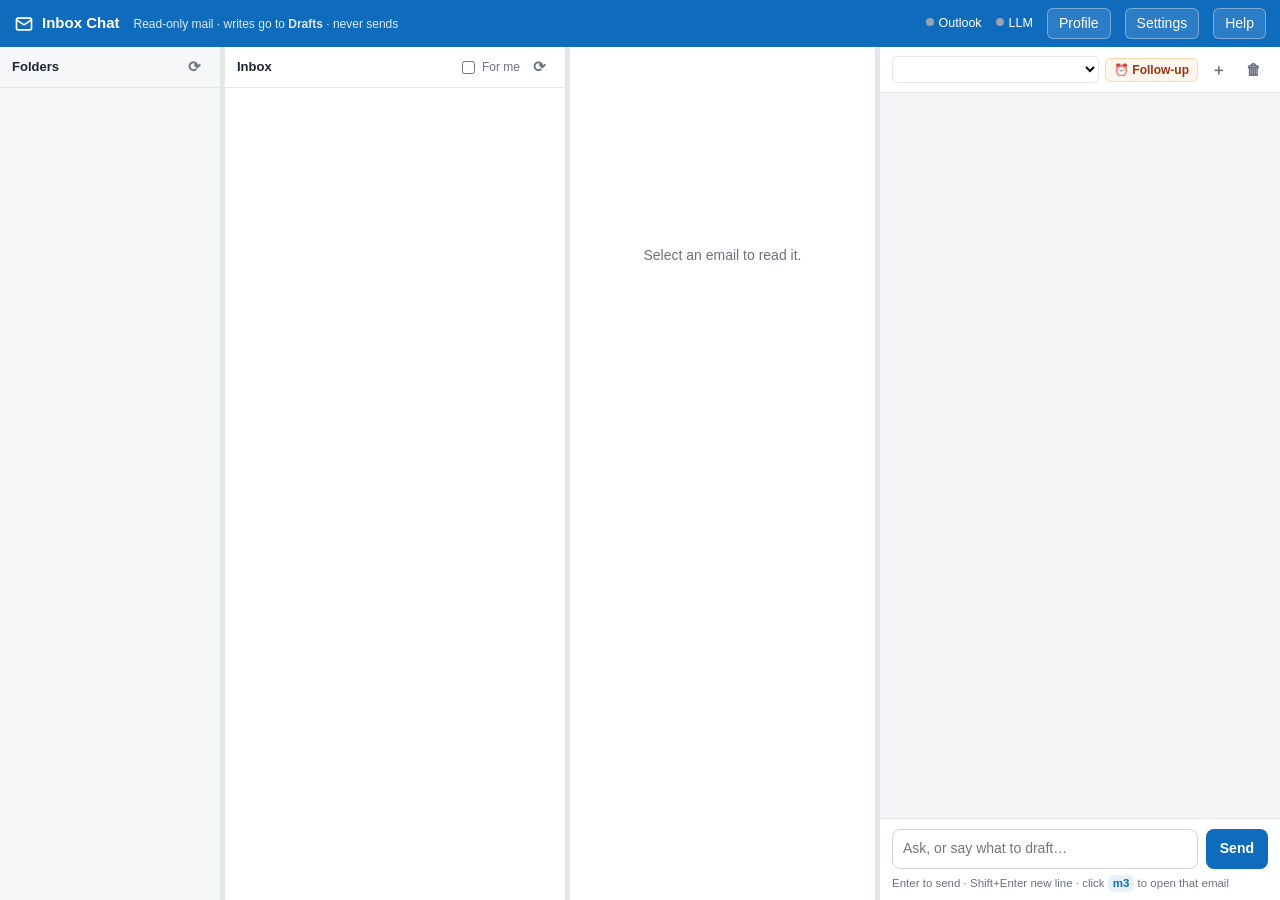
<file: ui/index.html>
<!DOCTYPE html>
<html lang="en">
<head>
<meta charset="utf-8">
<meta name="viewport" content="width=device-width, initial-scale=1">
<title>Inbox Chat</title>
<link rel="stylesheet" href="app.css">
</head>
<body>
<header class="topbar">
  <div class="brand"><span class="logo" aria-hidden="true"></span>Inbox Chat</div>
  <div class="notice">Read-only mail · writes go to <strong>Drafts</strong> · never sends</div>
  <div class="status">
    <span id="st-outlook"><span class="dot"></span>Outlook</span>
    <span id="st-llm"><span class="dot"></span><span class="lbl">LLM</span></span>
  </div>
  <button class="ghost" id="open-profile" type="button" title="Your department, writing style and learning">Profile</button>
  <button class="ghost" id="open-settings" type="button" title="Choose the LLM provider and model">Settings</button>
  <button class="ghost" id="open-help" type="button" title="User guide, configuration and where your data is kept (F1)">Help</button>
</header>
<div class="banner" id="storage-warning" hidden></div>

<div class="panes" id="panes">
  <!-- 1. folder tree -->
  <section class="pane folders" aria-label="Folders">
    <div class="pane-head"><span>Folders</span>
      <button class="icon-btn" id="refresh-folders" type="button" title="Refresh folders" aria-label="Refresh folders">⟳</button></div>
    <nav id="folder-tree" class="tree"></nav>
  </section>
  <div class="splitter" data-var="--w-folders" data-min="150" data-max="420"></div>

  <!-- 2. message list -->
  <section class="pane list" aria-label="Messages">
    <div class="pane-head"><span id="list-title" dir="auto">Inbox</span>
      <label class="for-me-toggle" title="Only emails addressed to you, mentioning you or your department"><input type="checkbox" id="for-me"> For me</label>
      <button class="icon-btn" id="refresh-list" type="button" title="Refresh" aria-label="Refresh list">⟳</button></div>
    <div id="message-list" class="messages" tabindex="0" role="listbox" aria-label="Emails"></div>
  </section>
  <div class="splitter" data-var="--w-list" data-min="240" data-max="640"></div>

  <!-- 3. reading pane -->
  <section class="pane reading" aria-label="Reading pane">
    <div id="reader" class="reader">
      <div class="placeholder">Select an email to read it.</div>
    </div>
  </section>
  <div class="splitter" data-var="--w-chat" data-min="300" data-max="760" data-invert="1"></div>

  <!-- 4. assistant -->
  <section class="pane chat" aria-label="Assistant">
    <div class="pane-head chat-head">
      <select id="conv-select" aria-label="Saved conversations"></select>
      <button class="ghost small followup-btn" id="followup-btn" type="button" title="Requests I sent in the last 10 days that are still waiting for an answer">⏰ Follow-up</button>
      <button class="icon-btn" id="new-chat" type="button" title="New conversation" aria-label="New conversation">＋</button>
      <button class="icon-btn" id="delete-chat" type="button" title="Delete this conversation" aria-label="Delete conversation">🗑</button>
    </div>
    <div class="context" id="context" hidden>
      <span>Chat is about</span> <span class="ref" id="context-ref"></span> <span class="ctx-subject" id="context-subject" dir="auto"></span>
      <button class="x small" id="context-clear" type="button" title="Talk about the whole mailbox instead of this email" aria-label="Clear">×</button>
    </div>
    <main id="scroller" class="chat-scroll">
      <div class="thread" id="thread"></div>
    </main>
    <form class="composer" id="form">
      <textarea id="input" rows="1" dir="auto" placeholder="Ask, or say what to draft…"></textarea>
      <button class="send" id="send" type="submit">Send</button>
    </form>
    <div class="hint">Enter to send · Shift+Enter new line · click <span class="ref">m3</span> to open that email</div>
  </section>
</div>

<template id="empty-tpl">
  <div class="empty" id="empty">
    <h2>Ask your inbox anything</h2>
    <div id="privacy">Reads Outlook on this PC. Replies go to Drafts and are never sent.</div>
    <div class="chips">
      <button class="chip" type="button">Summarize my unread emails from today</button>
      <button class="chip" type="button">What needs my action or a decision this week?</button>
      <button class="chip" type="button">Summarize this email and its thread</button>
      <button class="chip" type="button" dir="rtl">لخّص رسائل الأمس المهمة</button>
    </div>
  </div>
</template>

<!-- attachment viewer -->
<dialog id="viewer" class="viewer">
  <div class="panel-head">
    <h2 id="viewer-title" dir="auto">Attachment</h2>
    <button class="ghost" type="button" id="viewer-open">Open in app</button>
    <button class="x" type="button" id="viewer-close" aria-label="Close">×</button>
  </div>
  <div class="viewer-body" id="viewer-body"></div>
</dialog>

<dialog id="profile" class="wide">
  <form id="profile-form" method="dialog">
    <div class="panel-head">
      <h2>Profile · <span dir="rtl">الملف الشخصي</span></h2>
      <button class="x" type="button" id="close-profile" aria-label="Close">×</button>
    </div>
    <div class="tabs" role="tablist">
      <button type="button" class="tab active" data-tab="p-about">About me &amp; department</button>
      <button type="button" class="tab" data-tab="p-style">Writing style</button>
      <button type="button" class="tab" data-tab="p-learn">Learning &amp; behaviour</button>
    </div>
    <div class="panel-body">
      <section class="tabpane" id="p-about">
        <div class="row"><label for="pf-names">How you appear in To/CC</label>
          <div class="ctl"><textarea id="pf-names" rows="2" dir="auto" placeholder="One per line"></textarea></div>
          <div class="help" id="pf-detected"></div></div>
        <div class="row"><label for="pf-mentions">Ways people mention you</label>
          <div class="ctl"><textarea id="pf-mentions" rows="2" dir="auto"></textarea></div>
          <div class="help">One per line, e.g. “Dr. Sam” or «د. سامي». An email mentioning these is marked “Mentions you”.</div></div>
        <div class="row"><label for="pf-title">Job title</label><div class="ctl"><input type="text" id="pf-title" dir="auto"></div></div>
        <div class="row"><label for="pf-dept">Department</label><div class="ctl"><input type="text" id="pf-dept" dir="auto"></div></div>
        <div class="row"><label for="pf-keywords">Department keywords</label>
          <div class="ctl"><textarea id="pf-keywords" rows="5" dir="auto"></textarea></div>
          <div class="help">One per line. Emails containing any of these are marked “Department”.</div></div>
        <div class="row"><label for="pf-dls">Department mailing lists</label>
          <div class="ctl"><textarea id="pf-dls" rows="2" dir="ltr" placeholder="e.g. team@example.com"></textarea></div></div>
        <div class="row"><label for="pf-bg">Background</label>
          <div class="ctl col"><textarea id="pf-bg" rows="10" dir="auto" placeholder="What your team does, its projects, partners and usual requests. The assistant reads this with every request."></textarea></div>
          <div class="help">Given to the assistant with every request so it understands your work. Keep it free of personal or confidential data.</div></div>
      </section>
      <section class="tabpane" id="p-style" hidden>
        <div class="row"><label for="pf-lang">Language</label>
          <div class="ctl"><input type="text" id="pf-lang" dir="auto" placeholder="Same as the email" list="lang-list"></div>
          <datalist id="lang-list"><option value="Arabic"><option value="English"><option value="French"></datalist>
          <div class="help">For summaries, suggested replies and drafts. Leave empty to answer in each email's own language.</div></div>
        <label class="check"><input type="checkbox" id="ps-enabled"> Apply my style to every draft (greeting, sign-off, font, direction)</label>
        <div class="row"><label for="ps-single">Greeting, one recipient</label><div class="ctl"><input type="text" id="ps-single" dir="auto"></div>
          <div class="help">{name} is replaced by how you address the person, e.g. “Dear {name},”. In Arabic «ل{name}» joins correctly (للأستاذ…).</div></div>
        <div class="row"><label for="ps-multi">Greeting, several</label><div class="ctl"><input type="text" id="ps-multi" dir="auto"></div></div>
        <div class="row"><label for="ps-special">Special people</label>
          <div class="ctl"><textarea id="ps-special" rows="3" dir="auto" placeholder="Jane Smith|J. Smith = Dear Director,"></textarea></div>
          <div class="help">One per line: <code>names|other spelling = greeting</code>. Used when that person is the only recipient.</div></div>
        <div class="row"><label for="ps-signoff">Sign-off</label><div class="ctl"><textarea id="ps-signoff" rows="2" dir="auto"></textarea></div></div>
        <div class="row"><label for="ps-font">Font</label>
          <div class="ctl"><input type="text" id="ps-font" dir="ltr"><input type="number" id="ps-size" min="8" max="36" step="1" class="narrow"> pt</div></div>
        <label class="check"><input type="checkbox" id="ps-rtl"> Right-to-left</label>
        <div class="style-preview" id="ps-preview"></div>
      </section>
      <section class="tabpane" id="p-learn" hidden>
        <label class="check"><input type="checkbox" id="pf-markread"> Mark emails as read in Outlook when I open them or the assistant processes them</label>
        <label class="check"><input type="checkbox" id="pl-enabled"> Learn from my sent replies (stored only on this PC)</label>
        <label class="check"><input type="checkbox" id="pl-auto"> Show the summary &amp; suggested reply automatically when I open an email</label>
        <div class="row"><label for="pl-days">Look back</label><div class="ctl"><input type="number" id="pl-days" min="7" max="3650" class="narrow"> days</div></div>
        <div class="learn-status" id="pl-status">…</div>
        <div class="ctl"><button class="ghost" type="button" id="pl-now">Learn now</button>
          <button class="ghost" type="button" id="pl-forget" title="Delete learned replies and cached suggestions">Forget learned replies</button></div>
        <p class="help">The app reads Sent Items: for each reply it keeps what you answered and to what, and it remembers who you write to (for To/CC lookups). Nothing is changed in Outlook. With a cloud LLM, the few examples chosen for a suggestion are sent along with it.</p>
      </section>
    </div>
    <div class="panel-foot">
      <span class="file" id="profile-msg"></span>
      <button class="ghost" type="button" id="cancel-profile">Cancel</button>
      <button class="primary" type="submit" id="save-profile">Save</button>
    </div>
  </form>
</dialog>

<dialog id="settings">
  <form id="settings-form" method="dialog">
    <div class="panel-head">
      <h2>LLM settings · <span dir="rtl">إعدادات النموذج</span></h2>
      <button class="x" type="button" id="close-settings" aria-label="Close">×</button>
    </div>
    <div class="panel-body">
      <div class="seg" id="providers" role="radiogroup" aria-label="Provider"></div>

      <div class="warn" id="cloud-warn" hidden>
        <p><strong>Cloud service.</strong> The emails the assistant reads to answer you (senders, subjects, bodies)
          are sent to <span class="cloud-name"></span> outside your network. Check your data-classification policy before using it with work mail.</p>
        <p dir="rtl">خدمة سحابية: ستُرسَل الرسائل التي يقرؤها المساعد إلى <span class="cloud-name"></span> خارج شبكتك. راجع سياسة تصنيف البيانات قبل استخدامها مع بريد العمل.</p>
      </div>

      <fieldset>
        <legend>Connection</legend>
        <div class="row">
          <label for="f-url">Server URL</label>
          <div class="ctl"><input type="text" id="f-url" dir="ltr" spellcheck="false">
            <button class="ghost" type="button" id="url-default" title="Restore the default URL">Default</button></div>
        </div>
        <div class="row" id="row-key">
          <label for="f-key">API key</label>
          <div class="ctl"><input type="password" id="f-key" dir="ltr" autocomplete="off" spellcheck="false">
            <button class="ghost" type="button" id="key-clear" title="Delete the saved key">Remove</button></div>
          <div class="help" id="key-help"></div>
        </div>
        <div class="row">
          <label for="f-model">Model</label>
          <div class="ctl"><select id="f-model-select" dir="ltr" hidden></select>
            <input type="text" id="f-model" dir="ltr" spellcheck="false" placeholder="Model name">
            <button class="ghost" type="button" id="test" title="Reload the model list from the server">⟳ Refresh</button></div>
        </div>
        <div class="row">
          <label for="f-proxy">Proxy</label>
          <div class="ctl"><label class="check"><input type="checkbox" id="f-proxy"> Use proxy</label>
            <input type="text" id="f-proxy-url" dir="ltr" placeholder="blank = Windows proxy settings" spellcheck="false"></div>
          <div class="help" id="proxy-help"></div>
        </div>
        <div class="test-result" id="test-result" role="status"></div>
      </fieldset>

      <fieldset id="ollama-only">
        <legend>Ollama options</legend>
        <div class="row">
          <label for="f-ctx">Context window</label>
          <div class="ctl"><input type="number" id="f-ctx" min="2048" max="262144" step="1024"></div>
        </div>
        <div class="row">
          <label for="f-think">Reasoning</label>
          <div class="ctl"><select id="f-think">
            <option value="">Model default</option><option value="true">On</option><option value="false">Off (faster)</option>
          </select></div>
        </div>
      </fieldset>

      <fieldset>
        <legend>General</legend>
        <div class="row">
          <label for="f-temp">Temperature</label>
          <div class="ctl"><input type="number" id="f-temp" min="0" max="2" step="0.1"></div>
          <div class="help">Lower is more factual. 0.2 suits email work. Claude and OpenAI's GPT-5 / o-series models use their own fixed setting.</div>
        </div>
        <div class="row">
          <label for="f-user">Your name</label>
          <div class="ctl"><input type="text" id="f-user" dir="auto"></div>
          <div class="help">Used so drafts are written from your point of view.</div>
        </div>
      </fieldset>

      <fieldset>
        <legend>Import / export</legend>
        <p class="help block">One JSON file with these LLM settings and your Profile (department, language, writing style, learning
          options): to move to another PC, or to give colleagues a starting setup. Learned replies and conversations are not included.</p>
        <div class="ctl">
          <button class="ghost" type="button" id="import-settings">Import from file…</button>
          <button class="ghost" type="button" id="export-settings">Export to file…</button>
          <label class="check"><input type="checkbox" id="export-keys"> Include API keys</label>
        </div>
        <div class="help" id="export-keys-help">Without keys, whoever loads the file adds their own. With keys, they are written in plain text — keep the file private.</div>
      </fieldset>
    </div>
    <div class="panel-foot">
      <span class="file" id="config-file"></span>
      <button class="ghost" type="button" id="cancel-settings">Cancel</button>
      <button class="primary" type="submit" id="save-settings">Save</button>
    </div>
  </form>
</dialog>

<dialog id="help" class="help-dlg">
  <div class="panel-head">
    <h2>Help · <span dir="rtl">التعليمات</span></h2>
    <span class="help-version" id="help-version"></span>
    <button class="x" type="button" id="close-help" aria-label="Close">×</button>
  </div>
  <iframe id="help-frame" class="help-frame" title="Help" sandbox="allow-same-origin"></iframe>
  <div class="panel-foot help-foot">
    <span class="help-data-label" id="help-data-label" dir="auto">Your data file:</span>
    <code class="help-data" id="help-data" dir="auto">…</code>
    <button class="ghost small" type="button" id="help-copy" title="Copy the path">Copy path</button>
  </div>
</dialog>

<dialog id="welcome" class="welcome">
  <div class="panel-head"><h2>Welcome to Inbox Chat</h2></div>
  <div class="panel-body">
    <p>An assistant for your classic Outlook mailbox. It reads your mail, answers questions about it and saves replies
      as <strong>drafts</strong> — it never sends anything.</p>
    <p>To start, either load a settings file (from another PC or a colleague), or choose your LLM in <strong>Settings</strong>
      and describe yourself in <strong>Profile</strong>. <strong>Help</strong> (top right, or F1) explains everything step by step.</p>
    <p class="help" id="welcome-msg"></p>
  </div>
  <div class="panel-foot">
    <button class="ghost" type="button" id="welcome-later">Later</button>
    <button class="ghost" type="button" id="welcome-setup">Set up manually</button>
    <button class="primary" type="button" id="welcome-import">Import a settings file…</button>
  </div>
</dialog>

<script src="app.js"></script>
</body>
</html>
</file>
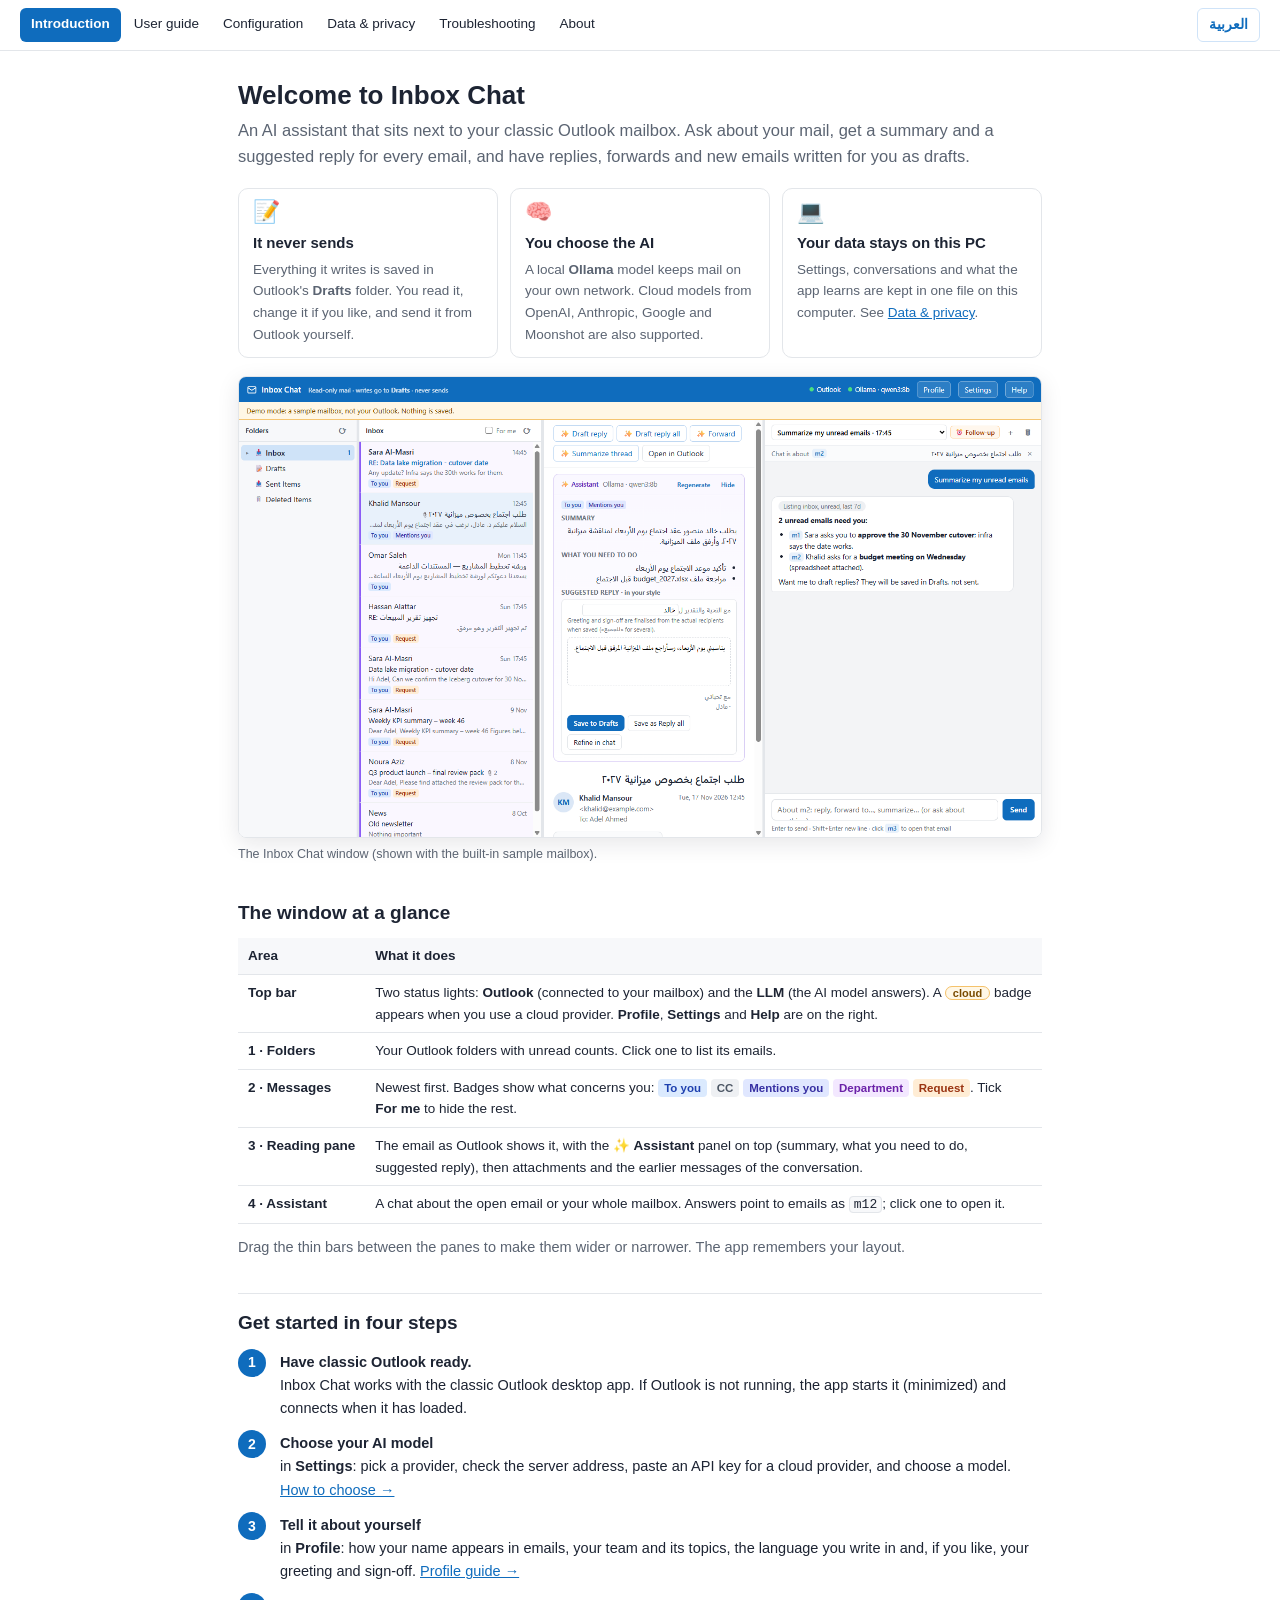
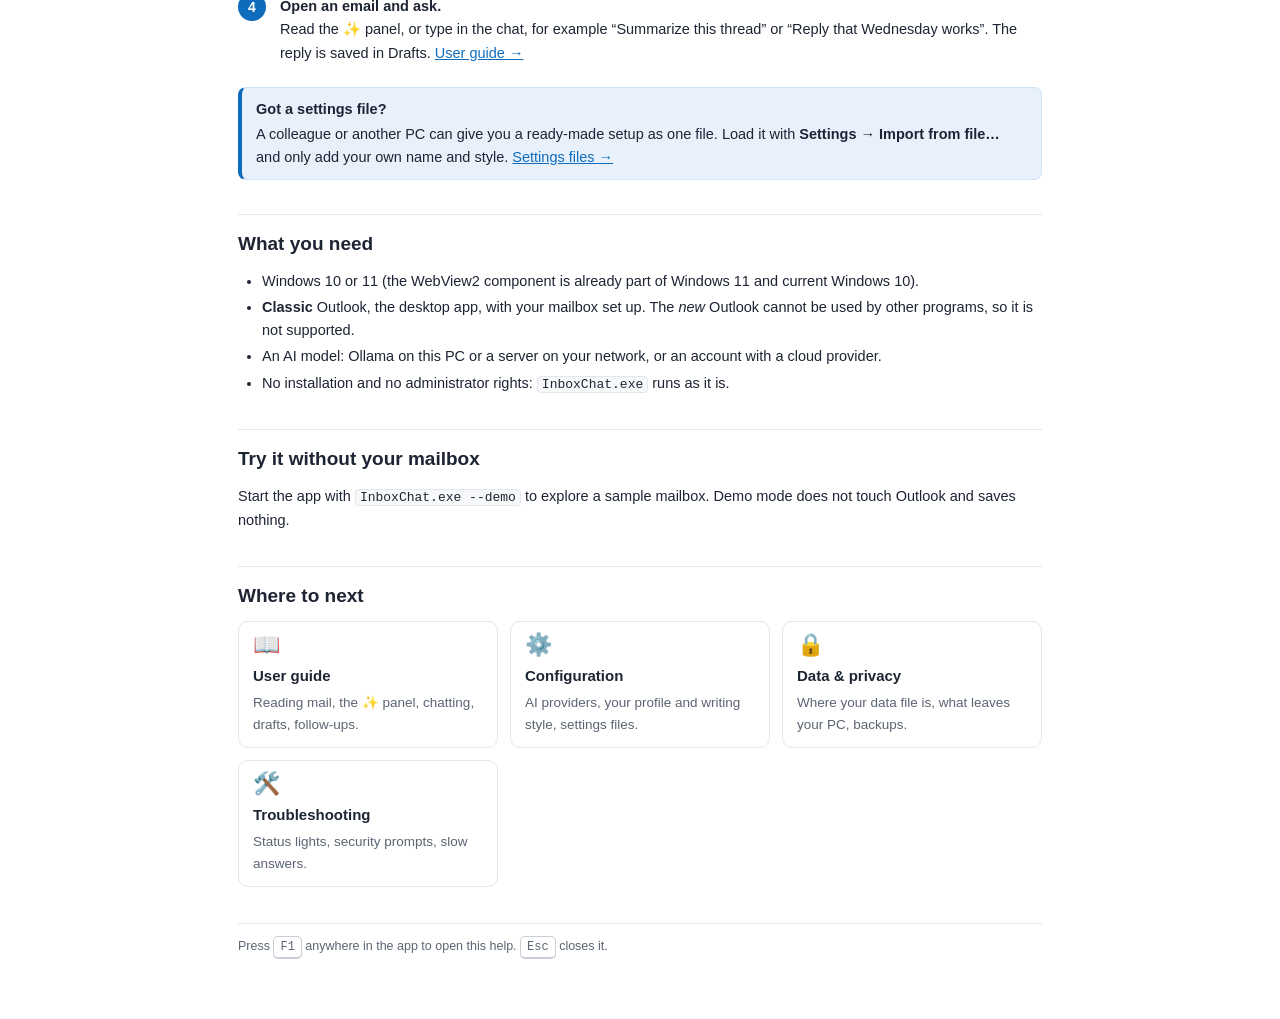
<file: ui/help/index.html>
<!DOCTYPE html>
<html lang="en">
<head>
<meta charset="utf-8">
<meta name="viewport" content="width=device-width, initial-scale=1">
<title>Introduction · Inbox Chat Help</title>
<link rel="stylesheet" href="help.css">
</head>
<body>
<nav class="hnav" aria-label="Help pages">
  <a href="index.html" aria-current="page">Introduction</a>
  <a href="guide.html">User guide</a>
  <a href="config.html">Configuration</a>
  <a href="data.html">Data &amp; privacy</a>
  <a href="troubleshooting.html">Troubleshooting</a>
  <a href="about.html">About</a>
  <a href="ar/index.html" class="lang" lang="ar" hreflang="ar">العربية</a>
</nav>
<main>
<h1>Welcome to Inbox Chat</h1>
<p class="lead">An AI assistant that sits next to your classic Outlook mailbox. Ask about your mail, get a summary
  and a suggested reply for every email, and have replies, forwards and new emails written for you as drafts.</p>

<div class="cards">
  <div class="card"><div class="ico">📝</div><h3>It never sends</h3>
    <p>Everything it writes is saved in Outlook's <b>Drafts</b> folder. You read it, change it if you like, and send it from Outlook yourself.</p></div>
  <div class="card"><div class="ico">🧠</div><h3>You choose the AI</h3>
    <p>A local <b>Ollama</b> model keeps mail on your own network. Cloud models from OpenAI, Anthropic, Google and Moonshot are also supported.</p></div>
  <div class="card"><div class="ico">💻</div><h3>Your data stays on this PC</h3>
    <p>Settings, conversations and what the app learns are kept in one file on this computer. See <a href="data.html">Data &amp; privacy</a>.</p></div>
</div>

<figure>
  <img src="img/overview.png" alt="The Inbox Chat window: folders, message list, reading pane with the assistant panel, and the chat">
  <figcaption>The Inbox Chat window (shown with the built-in sample mailbox).</figcaption>
</figure>

<h2>The window at a glance</h2>
<table>
  <tr><th>Area</th><th>What it does</th></tr>
  <tr><td><b>Top bar</b></td><td class="wrap">Two status lights: <b>Outlook</b> (connected to your mailbox) and the <b>LLM</b>
    (the AI model answers). A <span class="cloud">cloud</span> badge appears when you use a cloud provider.
    <span class="ui">Profile</span>, <span class="ui">Settings</span> and <span class="ui">Help</span> are on the right.</td></tr>
  <tr><td><b>1 · Folders</b></td><td class="wrap">Your Outlook folders with unread counts. Click one to list its emails.</td></tr>
  <tr><td><b>2 · Messages</b></td><td class="wrap">Newest first. Badges show what concerns you:
    <span class="tag to_you">To you</span> <span class="tag cc_you">CC</span> <span class="tag mentions_you">Mentions you</span>
    <span class="tag department">Department</span> <span class="tag request">Request</span>. Tick <span class="ui">For me</span> to hide the rest.</td></tr>
  <tr><td><b>3 · Reading pane</b></td><td class="wrap">The email as Outlook shows it, with the <b>✨ Assistant</b> panel on top
    (summary, what you need to do, suggested reply), then attachments and the earlier messages of the conversation.</td></tr>
  <tr><td><b>4 · Assistant</b></td><td class="wrap">A chat about the open email or your whole mailbox. Answers point to
    emails as <code>m12</code>; click one to open it.</td></tr>
</table>
<p class="muted">Drag the thin bars between the panes to make them wider or narrower. The app remembers your layout.</p>

<h2>Get started in four steps</h2>
<ol class="steps">
  <li><b>Have classic Outlook ready.</b> Inbox Chat works with the classic Outlook desktop app. If Outlook is not running,
    the app starts it (minimized) and connects when it has loaded.</li>
  <li><b>Choose your AI model</b> in <span class="ui">Settings</span>: pick a provider, check the server address,
    paste an API key for a cloud provider, and choose a model. <a href="config.html#llm">How to choose →</a></li>
  <li><b>Tell it about yourself</b> in <span class="ui">Profile</span>: how your name appears in emails, your team and its topics,
    the language you write in and, if you like, your greeting and sign-off. <a href="config.html#profile">Profile guide →</a></li>
  <li><b>Open an email and ask.</b> Read the ✨ panel, or type in the chat, for example
    “Summarize this thread” or “Reply that Wednesday works”. The reply is saved in Drafts.
    <a href="guide.html">User guide →</a></li>
</ol>
<div class="callout tip"><span class="t">Got a settings file?</span>
  A colleague or another PC can give you a ready-made setup as one file. Load it with
  <span class="ui">Settings → Import from file…</span> and only add your own name and style.
  <a href="config.html#files">Settings files →</a></div>

<h2>What you need</h2>
<ul>
  <li>Windows 10 or 11 (the WebView2 component is already part of Windows 11 and current Windows 10).</li>
  <li><b>Classic</b> Outlook, the desktop app, with your mailbox set up. The <i>new</i> Outlook cannot be used by other
    programs, so it is not supported.</li>
  <li>An AI model: Ollama on this PC or a server on your network, or an account with a cloud provider.</li>
  <li>No installation and no administrator rights: <code>InboxChat.exe</code> runs as it is.</li>
</ul>

<h2>Try it without your mailbox</h2>
<p>Start the app with <code>InboxChat.exe --demo</code> to explore a sample mailbox. Demo mode does not touch Outlook and
  saves nothing.</p>

<h2>Where to next</h2>
<div class="cards">
  <a class="card" href="guide.html"><div class="ico">📖</div><h3>User guide</h3><p>Reading mail, the ✨ panel, chatting, drafts, follow-ups.</p></a>
  <a class="card" href="config.html"><div class="ico">⚙️</div><h3>Configuration</h3><p>AI providers, your profile and writing style, settings files.</p></a>
  <a class="card" href="data.html"><div class="ico">🔒</div><h3>Data &amp; privacy</h3><p>Where your data file is, what leaves your PC, backups.</p></a>
  <a class="card" href="troubleshooting.html"><div class="ico">🛠️</div><h3>Troubleshooting</h3><p>Status lights, security prompts, slow answers.</p></a>
</div>
<p class="foot">Press <kbd>F1</kbd> anywhere in the app to open this help. <kbd>Esc</kbd> closes it.</p>
</main>
</body>
</html>
</file>
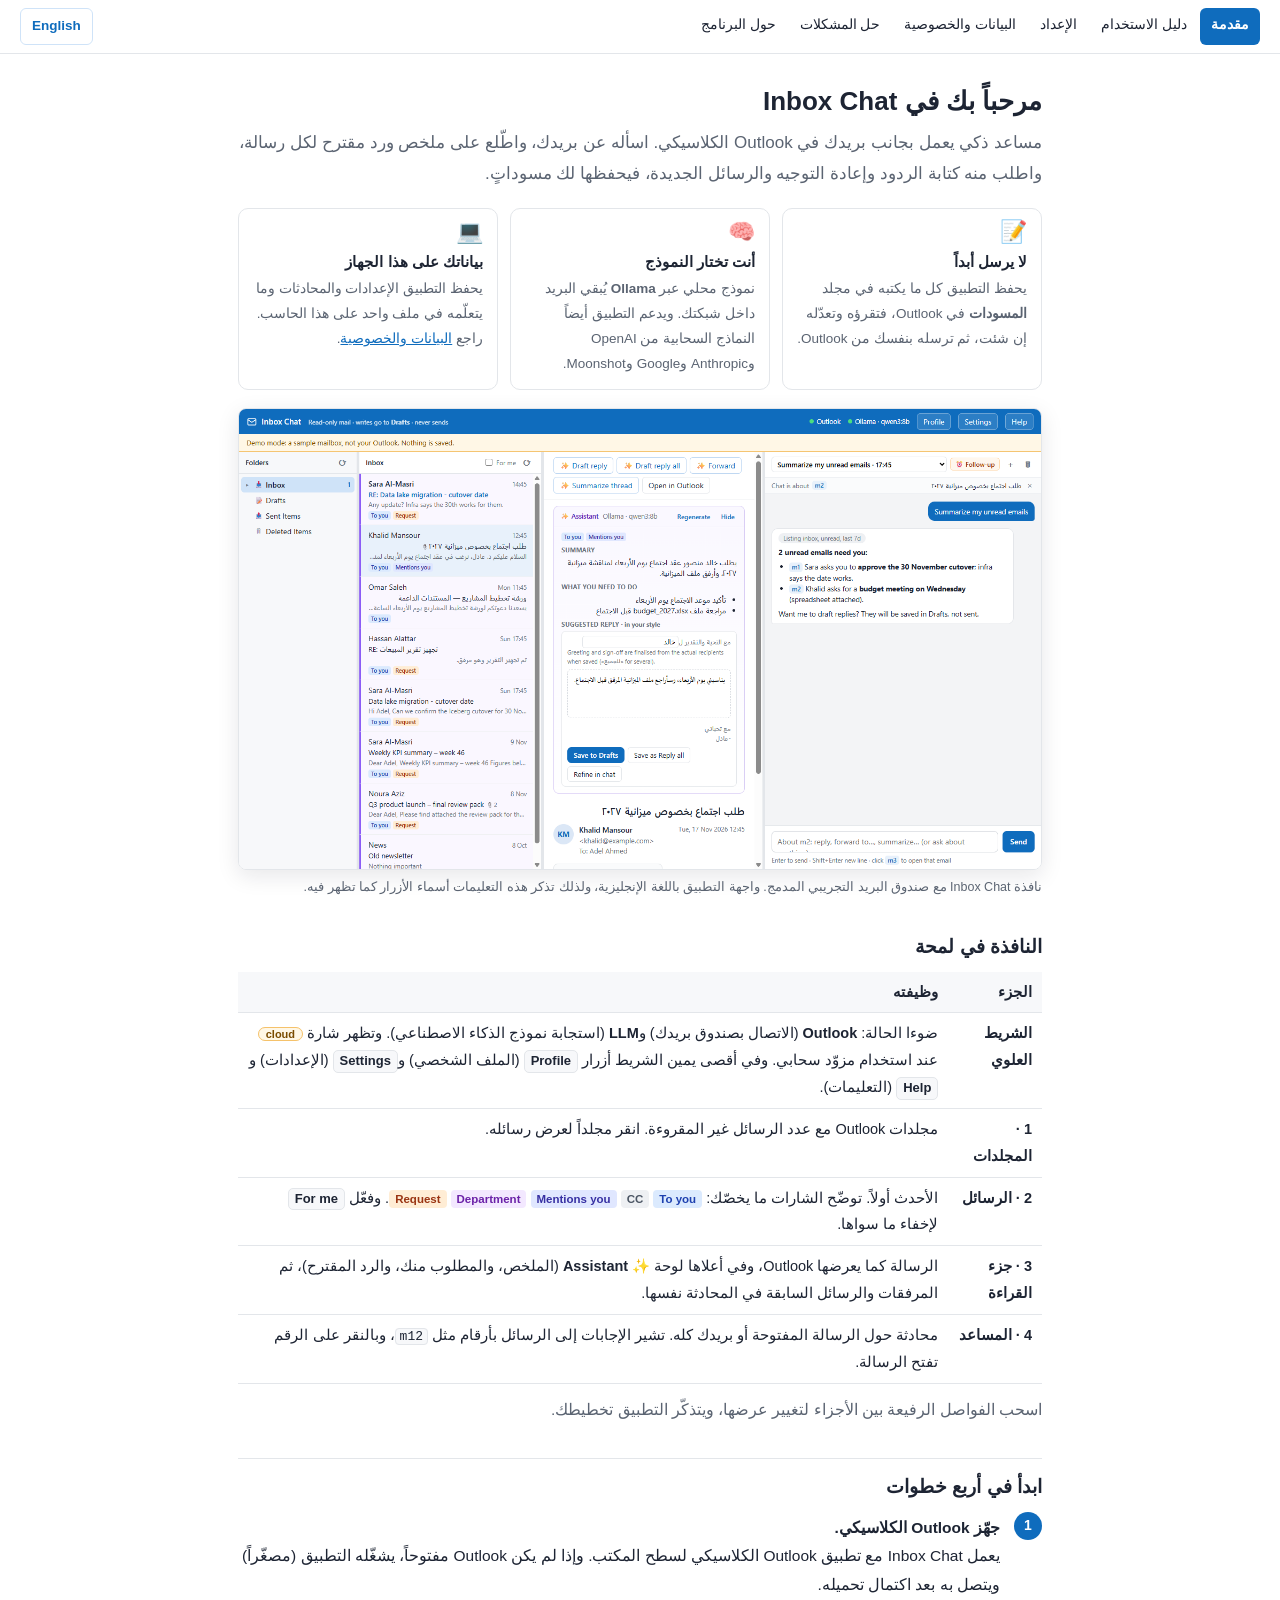
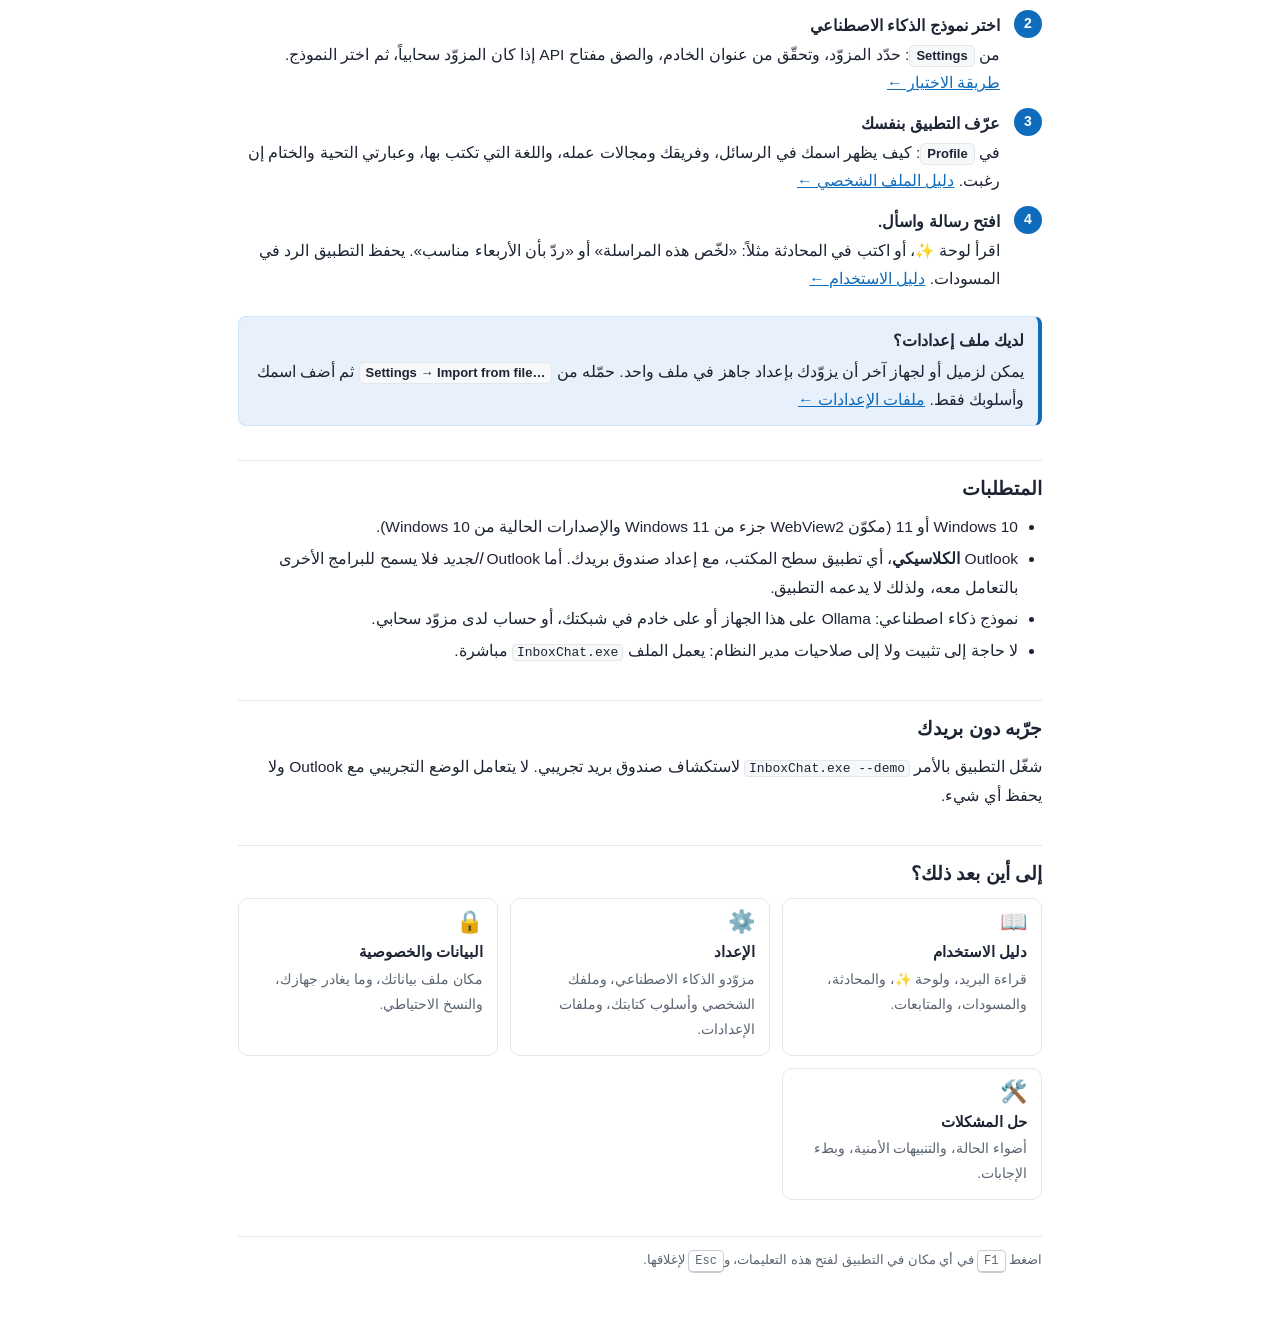
<file: ui/help/ar/index.html>
<!DOCTYPE html>
<html lang="ar" dir="rtl">
<head>
<meta charset="utf-8">
<meta name="viewport" content="width=device-width, initial-scale=1">
<title>مقدمة · تعليمات Inbox Chat</title>
<link rel="stylesheet" href="../help.css">
</head>
<body>
<nav class="hnav" aria-label="صفحات التعليمات">
  <a href="index.html" aria-current="page">مقدمة</a>
  <a href="guide.html">دليل الاستخدام</a>
  <a href="config.html">الإعداد</a>
  <a href="data.html">البيانات والخصوصية</a>
  <a href="troubleshooting.html">حل المشكلات</a>
  <a href="about.html">حول البرنامج</a>
  <a href="../index.html" class="lang" lang="en" hreflang="en">English</a>
</nav>
<main>
<h1>مرحباً بك في <span class="en">Inbox Chat</span></h1>
<p class="lead">مساعد ذكي يعمل بجانب بريدك في Outlook الكلاسيكي. اسأله عن بريدك، واطّلع على ملخص ورد مقترح لكل رسالة،
  واطلب منه كتابة الردود وإعادة التوجيه والرسائل الجديدة، فيحفظها لك مسوداتٍ.</p>

<div class="cards">
  <div class="card"><div class="ico">📝</div><h3>لا يرسل أبداً</h3>
    <p>يحفظ التطبيق كل ما يكتبه في مجلد <b>المسودات</b> في Outlook، فتقرؤه وتعدّله إن شئت، ثم ترسله بنفسك من Outlook.</p></div>
  <div class="card"><div class="ico">🧠</div><h3>أنت تختار النموذج</h3>
    <p>نموذج محلي عبر <b>Ollama</b> يُبقي البريد داخل شبكتك. ويدعم التطبيق أيضاً النماذج السحابية من OpenAI وAnthropic وGoogle وMoonshot.</p></div>
  <div class="card"><div class="ico">💻</div><h3>بياناتك على هذا الجهاز</h3>
    <p>يحفظ التطبيق الإعدادات والمحادثات وما يتعلّمه في ملف واحد على هذا الحاسب. راجع <a href="data.html">البيانات والخصوصية</a>.</p></div>
</div>

<figure>
  <img src="../img/overview.png" alt="نافذة Inbox Chat: المجلدات، وقائمة الرسائل، وجزء القراءة مع لوحة المساعد، والمحادثة">
  <figcaption>نافذة <span class="en">Inbox Chat</span> مع صندوق البريد التجريبي المدمج. واجهة التطبيق باللغة الإنجليزية، ولذلك تذكر هذه التعليمات أسماء الأزرار كما تظهر فيه.</figcaption>
</figure>

<h2>النافذة في لمحة</h2>
<table>
  <tr><th>الجزء</th><th>وظيفته</th></tr>
  <tr><td><b>الشريط العلوي</b></td><td>ضوءا الحالة: <b>Outlook</b> (الاتصال بصندوق بريدك) و<b>LLM</b> (استجابة نموذج الذكاء الاصطناعي).
    وتظهر شارة <span class="cloud">cloud</span> عند استخدام مزوّد سحابي. وفي أقصى يمين الشريط أزرار
    <span class="ui">Profile</span> (الملف الشخصي) و<span class="ui">Settings</span> (الإعدادات) و<span class="ui">Help</span> (التعليمات).</td></tr>
  <tr><td><b>1 · المجلدات</b></td><td>مجلدات Outlook مع عدد الرسائل غير المقروءة. انقر مجلداً لعرض رسائله.</td></tr>
  <tr><td><b>2 · الرسائل</b></td><td>الأحدث أولاً. توضّح الشارات ما يخصّك:
    <span class="tag to_you">To you</span> <span class="tag cc_you">CC</span> <span class="tag mentions_you">Mentions you</span>
    <span class="tag department">Department</span> <span class="tag request">Request</span>. وفعّل <span class="ui">For me</span> لإخفاء ما سواها.</td></tr>
  <tr><td><b>3 · جزء القراءة</b></td><td>الرسالة كما يعرضها Outlook، وفي أعلاها لوحة <b>✨ Assistant</b> (الملخص، والمطلوب منك، والرد المقترح)،
    ثم المرفقات والرسائل السابقة في المحادثة نفسها.</td></tr>
  <tr><td><b>4 · المساعد</b></td><td>محادثة حول الرسالة المفتوحة أو بريدك كله. تشير الإجابات إلى الرسائل بأرقام مثل <code>m12</code>،
    وبالنقر على الرقم تفتح الرسالة.</td></tr>
</table>
<p class="muted">اسحب الفواصل الرفيعة بين الأجزاء لتغيير عرضها، ويتذكّر التطبيق تخطيطك.</p>

<h2>ابدأ في أربع خطوات</h2>
<ol class="steps">
  <li><b>جهّز Outlook الكلاسيكي.</b> يعمل <span class="en">Inbox Chat</span> مع تطبيق Outlook الكلاسيكي لسطح المكتب. وإذا لم يكن Outlook
    مفتوحاً، يشغّله التطبيق (مصغّراً) ويتصل به بعد اكتمال تحميله.</li>
  <li><b>اختر نموذج الذكاء الاصطناعي</b> من <span class="ui">Settings</span>: حدّد المزوّد، وتحقّق من عنوان الخادم، والصق مفتاح API إذا
    كان المزوّد سحابياً، ثم اختر النموذج. <a href="config.html#llm">طريقة الاختيار ←</a></li>
  <li><b>عرّف التطبيق بنفسك</b> في <span class="ui">Profile</span>: كيف يظهر اسمك في الرسائل، وفريقك ومجالات عمله، واللغة التي تكتب بها،
    وعبارتي التحية والختام إن رغبت. <a href="config.html#profile">دليل الملف الشخصي ←</a></li>
  <li><b>افتح رسالة واسأل.</b> اقرأ لوحة ✨، أو اكتب في المحادثة مثلاً: «لخّص هذه المراسلة» أو «ردّ بأن الأربعاء مناسب».
    يحفظ التطبيق الرد في المسودات. <a href="guide.html">دليل الاستخدام ←</a></li>
</ol>
<div class="callout tip"><span class="t">لديك ملف إعدادات؟</span>
  يمكن لزميل أو لجهاز آخر أن يزوّدك بإعداد جاهز في ملف واحد. حمّله من <span class="ui">Settings → Import from file…</span>
  ثم أضف اسمك وأسلوبك فقط. <a href="config.html#files">ملفات الإعدادات ←</a></div>

<h2>المتطلبات</h2>
<ul>
  <li>Windows 10 أو 11 (مكوّن WebView2 جزء من Windows 11 والإصدارات الحالية من Windows 10).</li>
  <li>Outlook <b>الكلاسيكي</b>، أي تطبيق سطح المكتب، مع إعداد صندوق بريدك. أما Outlook <i>الجديد</i> فلا يسمح للبرامج الأخرى
    بالتعامل معه، ولذلك لا يدعمه التطبيق.</li>
  <li>نموذج ذكاء اصطناعي: Ollama على هذا الجهاز أو على خادم في شبكتك، أو حساب لدى مزوّد سحابي.</li>
  <li>لا حاجة إلى تثبيت ولا إلى صلاحيات مدير النظام: يعمل الملف <code>InboxChat.exe</code> مباشرة.</li>
</ul>

<h2>جرّبه دون بريدك</h2>
<p>شغّل التطبيق بالأمر <code>InboxChat.exe --demo</code> لاستكشاف صندوق بريد تجريبي. لا يتعامل الوضع التجريبي مع Outlook ولا يحفظ أي شيء.</p>

<h2>إلى أين بعد ذلك؟</h2>
<div class="cards">
  <a class="card" href="guide.html"><div class="ico">📖</div><h3>دليل الاستخدام</h3><p>قراءة البريد، ولوحة ✨، والمحادثة، والمسودات، والمتابعات.</p></a>
  <a class="card" href="config.html"><div class="ico">⚙️</div><h3>الإعداد</h3><p>مزوّدو الذكاء الاصطناعي، وملفك الشخصي وأسلوب كتابتك، وملفات الإعدادات.</p></a>
  <a class="card" href="data.html"><div class="ico">🔒</div><h3>البيانات والخصوصية</h3><p>مكان ملف بياناتك، وما يغادر جهازك، والنسخ الاحتياطي.</p></a>
  <a class="card" href="troubleshooting.html"><div class="ico">🛠️</div><h3>حل المشكلات</h3><p>أضواء الحالة، والتنبيهات الأمنية، وبطء الإجابات.</p></a>
</div>
<p class="foot">اضغط <kbd>F1</kbd> في أي مكان في التطبيق لفتح هذه التعليمات، و<kbd>Esc</kbd> لإغلاقها.</p>
</main>
</body>
</html>
</file>
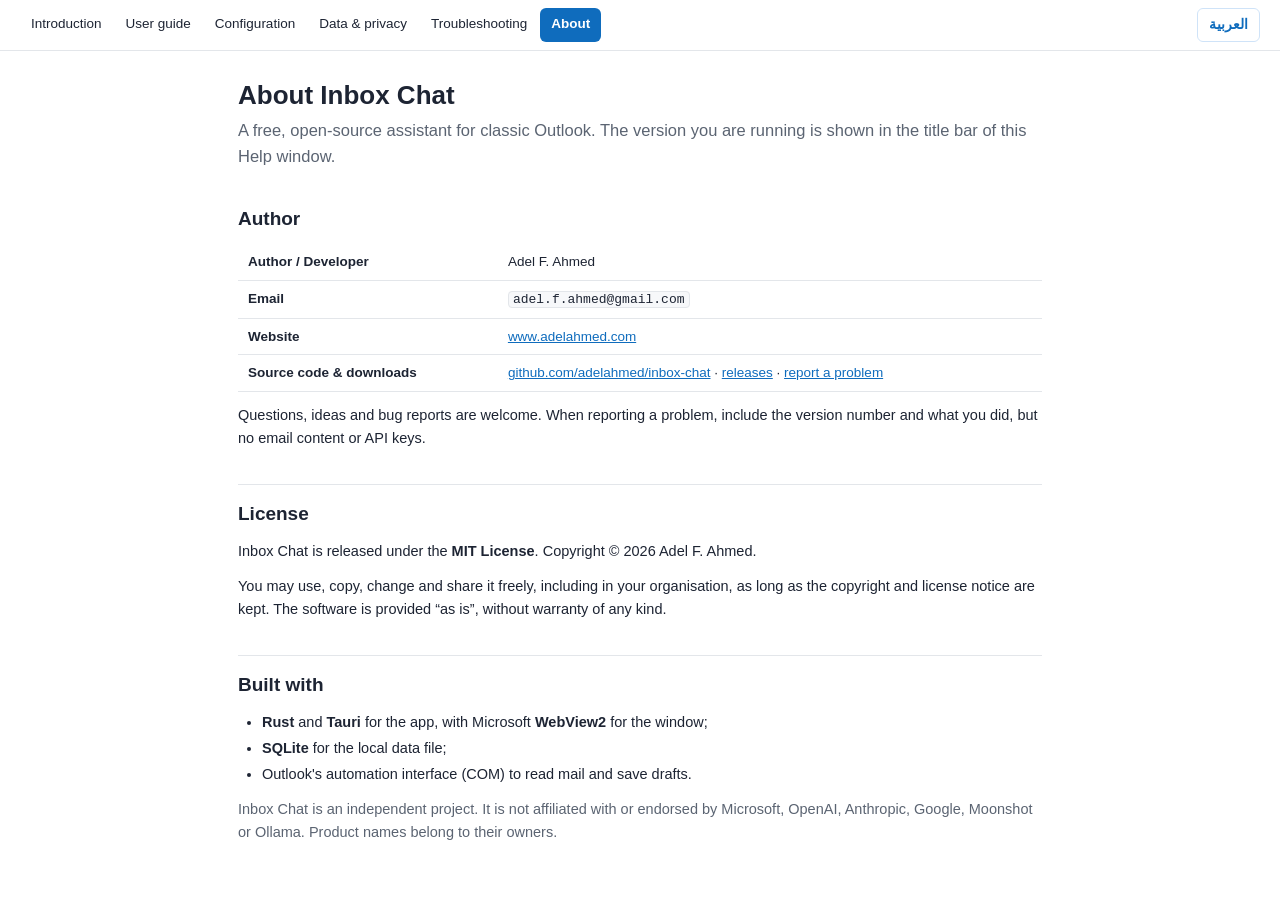
<file: ui/help/about.html>
<!DOCTYPE html>
<html lang="en">
<head>
<meta charset="utf-8">
<meta name="viewport" content="width=device-width, initial-scale=1">
<title>About · Inbox Chat Help</title>
<link rel="stylesheet" href="help.css">
</head>
<body>
<nav class="hnav" aria-label="Help pages">
  <a href="index.html">Introduction</a>
  <a href="guide.html">User guide</a>
  <a href="config.html">Configuration</a>
  <a href="data.html">Data &amp; privacy</a>
  <a href="troubleshooting.html">Troubleshooting</a>
  <a href="about.html" aria-current="page">About</a>
  <a href="ar/about.html" class="lang" lang="ar" hreflang="ar">العربية</a>
</nav>
<main>
<h1>About Inbox Chat</h1>
<p class="lead">A free, open-source assistant for classic Outlook. The version you are running is shown in the title bar of this
  Help window.</p>

<h2>Author</h2>
<table>
  <tr><td><b>Author / Developer</b></td><td class="wrap">Adel F. Ahmed</td></tr>
  <tr><td><b>Email</b></td><td class="wrap"><code>adel.f.ahmed@gmail.com</code></td></tr>
  <tr><td><b>Website</b></td><td class="wrap"><a href="https://www.adelahmed.com">www.adelahmed.com</a></td></tr>
  <tr><td><b>Source code &amp; downloads</b></td><td class="wrap"><a href="https://github.com/adelahmed/inbox-chat">github.com/adelahmed/inbox-chat</a>
    · <a href="https://github.com/adelahmed/inbox-chat/releases">releases</a> · <a href="https://github.com/adelahmed/inbox-chat/issues">report a problem</a></td></tr>
</table>
<p>Questions, ideas and bug reports are welcome. When reporting a problem, include the version number and what you did, but no
  email content or API keys.</p>

<h2>License</h2>
<p>Inbox Chat is released under the <b>MIT License</b>. Copyright © 2026 Adel F. Ahmed.</p>
<p>You may use, copy, change and share it freely, including in your organisation, as long as the copyright and license notice are
  kept. The software is provided “as is”, without warranty of any kind.</p>

<h2>Built with</h2>
<ul>
  <li><b>Rust</b> and <b>Tauri</b> for the app, with Microsoft <b>WebView2</b> for the window;</li>
  <li><b>SQLite</b> for the local data file;</li>
  <li>Outlook's automation interface (COM) to read mail and save drafts.</li>
</ul>
<p class="muted">Inbox Chat is an independent project. It is not affiliated with or endorsed by Microsoft, OpenAI, Anthropic, Google,
  Moonshot or Ollama. Product names belong to their owners.</p>
</main>
</body>
</html>
</file>
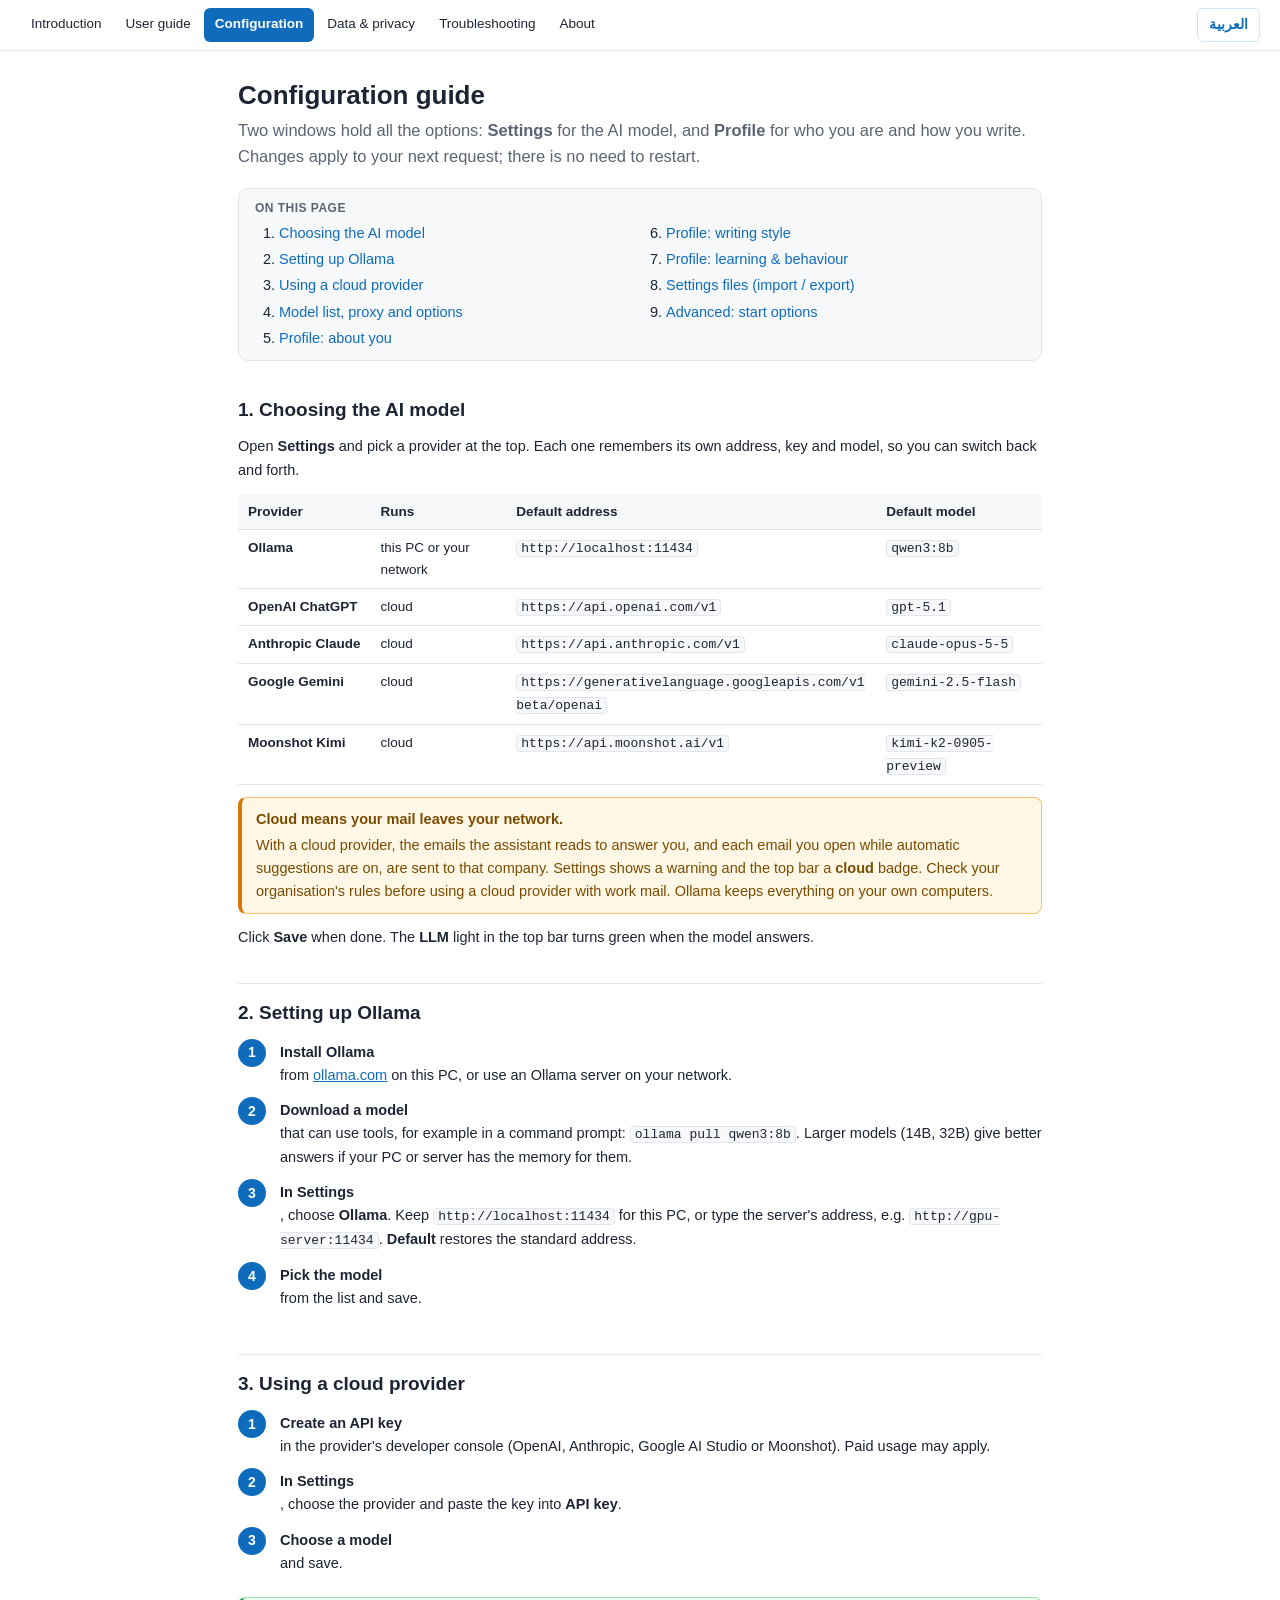
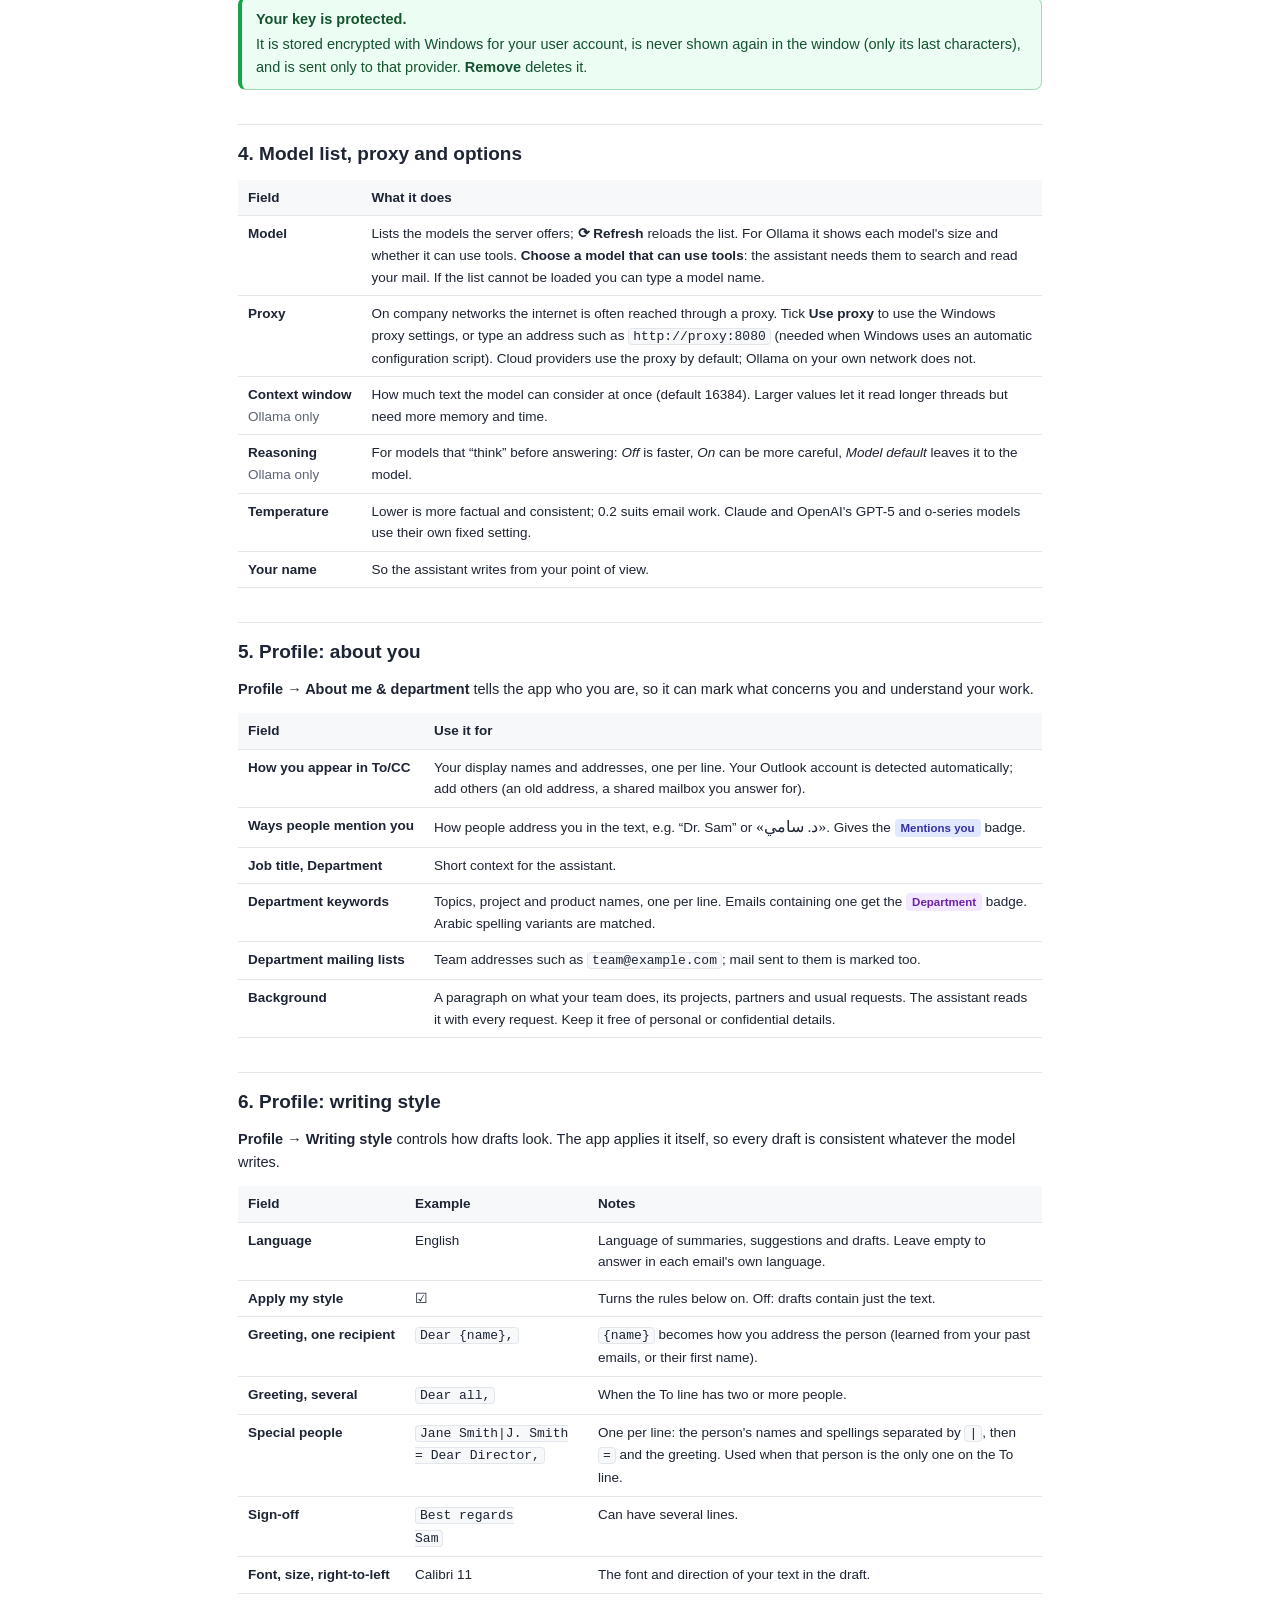
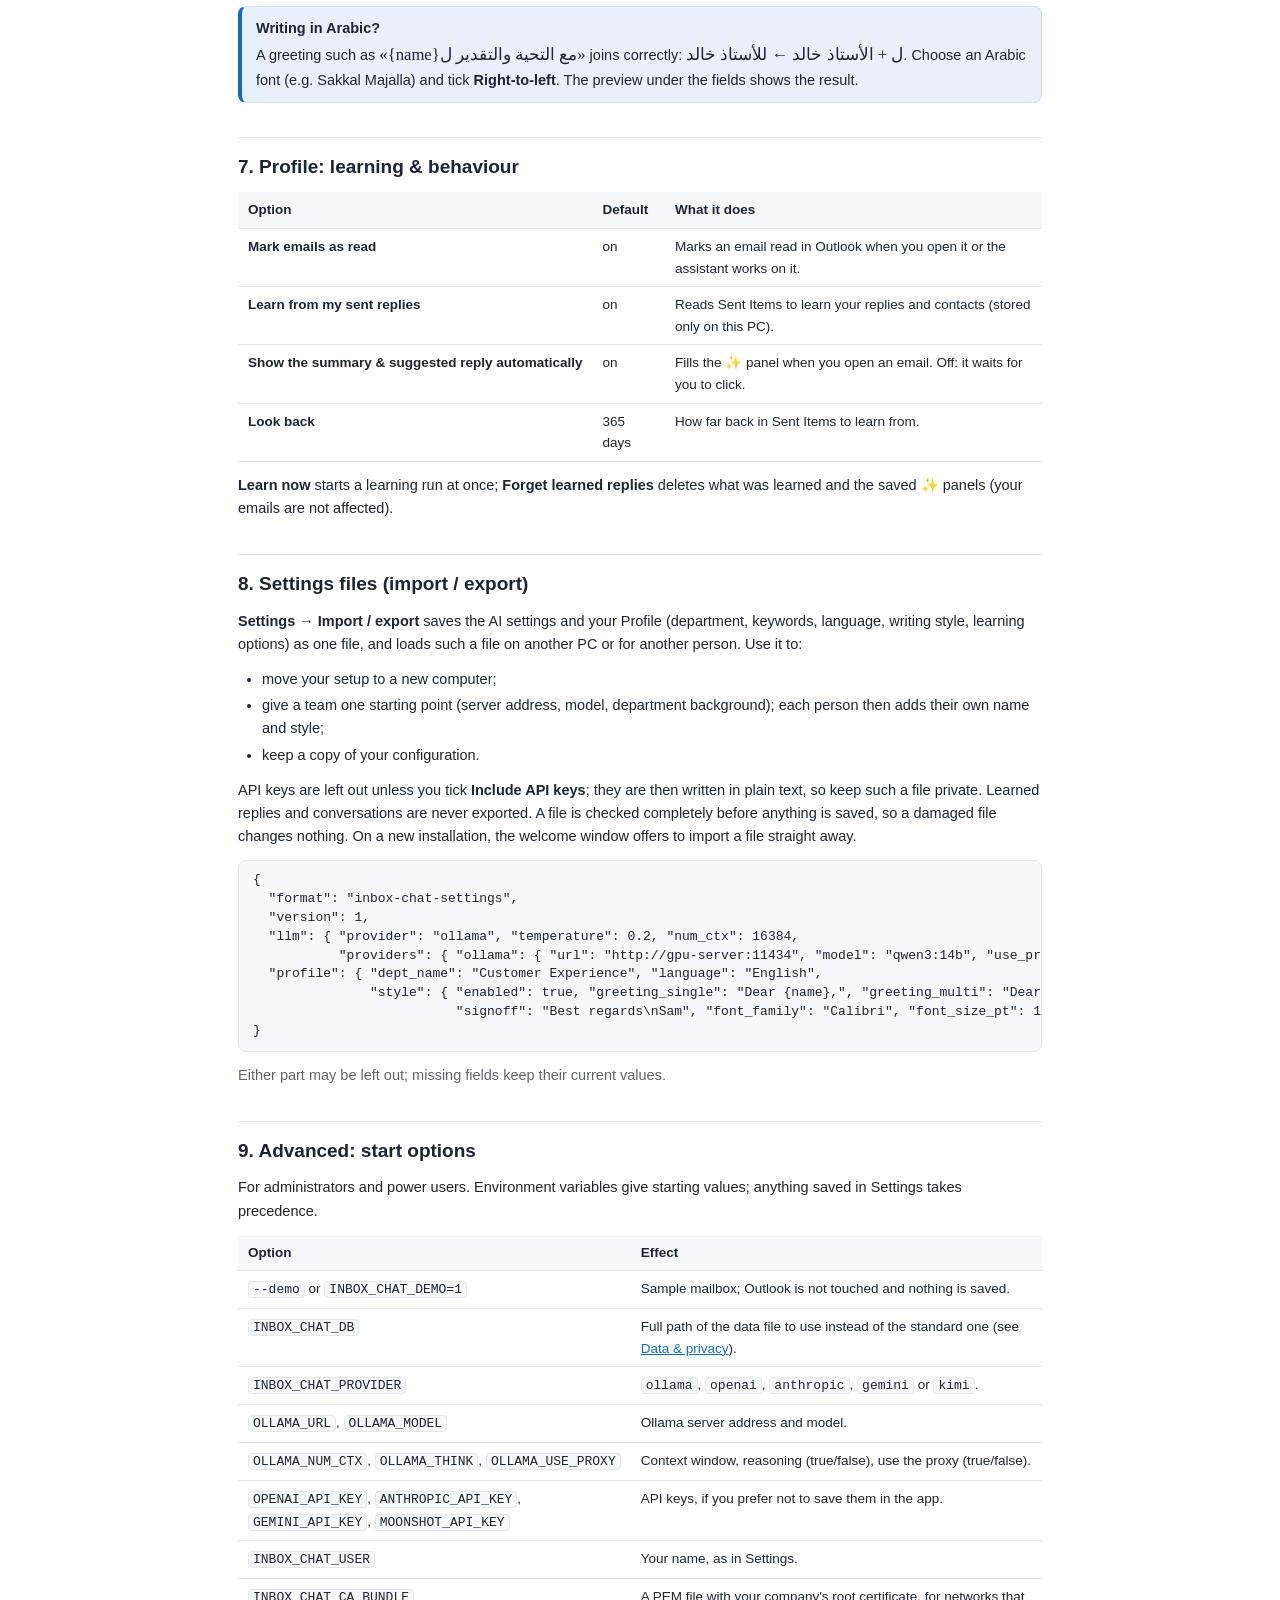
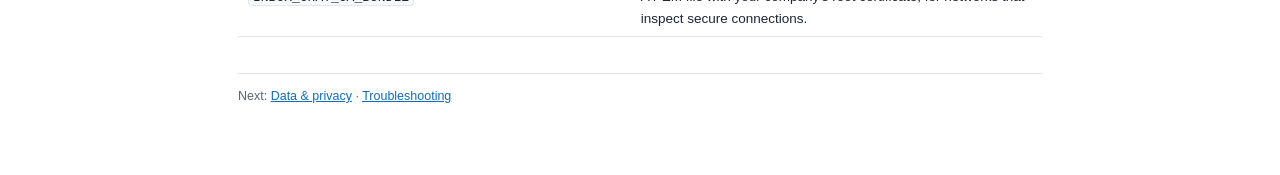
<file: ui/help/config.html>
<!DOCTYPE html>
<html lang="en">
<head>
<meta charset="utf-8">
<meta name="viewport" content="width=device-width, initial-scale=1">
<title>Configuration · Inbox Chat Help</title>
<link rel="stylesheet" href="help.css">
</head>
<body>
<nav class="hnav" aria-label="Help pages">
  <a href="index.html">Introduction</a>
  <a href="guide.html">User guide</a>
  <a href="config.html" aria-current="page">Configuration</a>
  <a href="data.html">Data &amp; privacy</a>
  <a href="troubleshooting.html">Troubleshooting</a>
  <a href="about.html">About</a>
  <a href="ar/config.html" class="lang" lang="ar" hreflang="ar">العربية</a>
</nav>
<main>
<h1>Configuration guide</h1>
<p class="lead">Two windows hold all the options: <b>Settings</b> for the AI model, and <b>Profile</b> for who you are and how you
  write. Changes apply to your next request; there is no need to restart.</p>

<div class="toc"><b>On this page</b>
  <ol>
    <li><a href="#llm">Choosing the AI model</a></li>
    <li><a href="#ollama">Setting up Ollama</a></li>
    <li><a href="#cloud">Using a cloud provider</a></li>
    <li><a href="#connection">Model list, proxy and options</a></li>
    <li><a href="#profile">Profile: about you</a></li>
    <li><a href="#style">Profile: writing style</a></li>
    <li><a href="#behaviour">Profile: learning &amp; behaviour</a></li>
    <li><a href="#files">Settings files (import / export)</a></li>
    <li><a href="#advanced">Advanced: start options</a></li>
  </ol>
</div>

<h2 id="llm">1. Choosing the AI model</h2>
<p>Open <span class="ui">Settings</span> and pick a provider at the top. Each one remembers its own address, key and model, so you can
  switch back and forth.</p>
<table>
  <tr><th>Provider</th><th>Runs</th><th>Default address</th><th>Default model</th></tr>
  <tr><td><b>Ollama</b></td><td>this PC or your network</td><td><code>http://localhost:11434</code></td><td><code>qwen3:8b</code></td></tr>
  <tr><td><b>OpenAI ChatGPT</b></td><td>cloud</td><td><code>https://api.openai.com/v1</code></td><td><code>gpt-5.1</code></td></tr>
  <tr><td><b>Anthropic Claude</b></td><td>cloud</td><td><code>https://api.anthropic.com/v1</code></td><td><code>claude-opus-5-5</code></td></tr>
  <tr><td><b>Google Gemini</b></td><td>cloud</td><td class="wrap"><code>https://generativelanguage.googleapis.com/v1beta/openai</code></td><td><code>gemini-2.5-flash</code></td></tr>
  <tr><td><b>Moonshot Kimi</b></td><td>cloud</td><td><code>https://api.moonshot.ai/v1</code></td><td><code>kimi-k2-0905-preview</code></td></tr>
</table>
<div class="callout warn"><span class="t">Cloud means your mail leaves your network.</span>
  With a cloud provider, the emails the assistant reads to answer you, and each email you open while automatic suggestions are on,
  are sent to that company. Settings shows a warning and the top bar a <b>cloud</b> badge. Check your organisation's rules before using
  a cloud provider with work mail. Ollama keeps everything on your own computers.</div>
<p>Click <span class="ui">Save</span> when done. The <b>LLM</b> light in the top bar turns green when the model answers.</p>

<h2 id="ollama">2. Setting up Ollama</h2>
<ol class="steps">
  <li><b>Install Ollama</b> from <a href="https://ollama.com">ollama.com</a> on this PC, or use an Ollama server on your network.</li>
  <li><b>Download a model</b> that can use tools, for example in a command prompt: <code>ollama pull qwen3:8b</code>.
    Larger models (14B, 32B) give better answers if your PC or server has the memory for them.</li>
  <li><b>In Settings</b>, choose <span class="ui">Ollama</span>. Keep <code>http://localhost:11434</code> for this PC, or type the server's
    address, e.g. <code>http://gpu-server:11434</code>. <span class="ui">Default</span> restores the standard address.</li>
  <li><b>Pick the model</b> from the list and save.</li>
</ol>

<h2 id="cloud">3. Using a cloud provider</h2>
<ol class="steps">
  <li><b>Create an API key</b> in the provider's developer console (OpenAI, Anthropic, Google AI Studio or Moonshot). Paid usage may apply.</li>
  <li><b>In Settings</b>, choose the provider and paste the key into <span class="ui">API key</span>.</li>
  <li><b>Choose a model</b> and save.</li>
</ol>
<div class="callout ok"><span class="t">Your key is protected.</span> It is stored encrypted with Windows for your user account, is never shown
  again in the window (only its last characters), and is sent only to that provider. <span class="ui">Remove</span> deletes it.</div>

<h2 id="connection">4. Model list, proxy and options</h2>
<table>
  <tr><th>Field</th><th>What it does</th></tr>
  <tr><td><b>Model</b></td><td class="wrap">Lists the models the server offers; <span class="ui">⟳ Refresh</span> reloads the list. For Ollama it shows
    each model's size and whether it can use tools. <b>Choose a model that can use tools</b>: the assistant needs them to search and
    read your mail. If the list cannot be loaded you can type a model name.</td></tr>
  <tr><td><b>Proxy</b></td><td class="wrap">On company networks the internet is often reached through a proxy. Tick <span class="ui">Use proxy</span>
    to use the Windows proxy settings, or type an address such as <code>http://proxy:8080</code> (needed when Windows uses an automatic
    configuration script). Cloud providers use the proxy by default; Ollama on your own network does not.</td></tr>
  <tr><td><b>Context window</b><br><span class="muted">Ollama only</span></td><td class="wrap">How much text the model can consider at once
    (default 16384). Larger values let it read longer threads but need more memory and time.</td></tr>
  <tr><td><b>Reasoning</b><br><span class="muted">Ollama only</span></td><td class="wrap">For models that “think” before answering:
    <i>Off</i> is faster, <i>On</i> can be more careful, <i>Model default</i> leaves it to the model.</td></tr>
  <tr><td><b>Temperature</b></td><td class="wrap">Lower is more factual and consistent; 0.2 suits email work. Claude and OpenAI's GPT-5 and o-series
    models use their own fixed setting.</td></tr>
  <tr><td><b>Your name</b></td><td class="wrap">So the assistant writes from your point of view.</td></tr>
</table>

<h2 id="profile">5. Profile: about you</h2>
<p><span class="ui">Profile → About me &amp; department</span> tells the app who you are, so it can mark what concerns you and
  understand your work.</p>
<table>
  <tr><th>Field</th><th>Use it for</th></tr>
  <tr><td><b>How you appear in To/CC</b></td><td class="wrap">Your display names and addresses, one per line. Your Outlook account is detected
    automatically; add others (an old address, a shared mailbox you answer for).</td></tr>
  <tr><td><b>Ways people mention you</b></td><td class="wrap">How people address you in the text, e.g. “Dr. Sam” or <span class="ar">«د. سامي»</span>.
    Gives the <span class="tag mentions_you">Mentions you</span> badge.</td></tr>
  <tr><td><b>Job title, Department</b></td><td class="wrap">Short context for the assistant.</td></tr>
  <tr><td><b>Department keywords</b></td><td class="wrap">Topics, project and product names, one per line. Emails containing one get the
    <span class="tag department">Department</span> badge. Arabic spelling variants are matched.</td></tr>
  <tr><td><b>Department mailing lists</b></td><td class="wrap">Team addresses such as <code>team@example.com</code>; mail sent to them is marked too.</td></tr>
  <tr><td><b>Background</b></td><td class="wrap">A paragraph on what your team does, its projects, partners and usual requests. The assistant
    reads it with every request. Keep it free of personal or confidential details.</td></tr>
</table>

<h2 id="style">6. Profile: writing style</h2>
<p><span class="ui">Profile → Writing style</span> controls how drafts look. The app applies it itself, so every draft is consistent
  whatever the model writes.</p>
<table>
  <tr><th>Field</th><th>Example</th><th>Notes</th></tr>
  <tr><td><b>Language</b></td><td>English</td><td class="wrap">Language of summaries, suggestions and drafts. Leave empty to answer in each email's own language.</td></tr>
  <tr><td><b>Apply my style</b></td><td>☑</td><td class="wrap">Turns the rules below on. Off: drafts contain just the text.</td></tr>
  <tr><td><b>Greeting, one recipient</b></td><td><code>Dear {name},</code></td><td class="wrap"><code>{name}</code> becomes how you address the person
    (learned from your past emails, or their first name).</td></tr>
  <tr><td><b>Greeting, several</b></td><td><code>Dear all,</code></td><td class="wrap">When the To line has two or more people.</td></tr>
  <tr><td><b>Special people</b></td><td class="wrap"><code>Jane Smith|J. Smith = Dear Director,</code></td><td class="wrap">One per line: the person's names and
    spellings separated by <code>|</code>, then <code>=</code> and the greeting. Used when that person is the only one on the To line.</td></tr>
  <tr><td><b>Sign-off</b></td><td class="wrap"><code>Best regards<br>Sam</code></td><td class="wrap">Can have several lines.</td></tr>
  <tr><td><b>Font, size, right-to-left</b></td><td>Calibri 11</td><td class="wrap">The font and direction of your text in the draft.</td></tr>
</table>
<div class="callout tip"><span class="t">Writing in Arabic?</span> A greeting such as <span class="ar" dir="rtl">«مع التحية والتقدير ل{name}»</span>
  joins correctly: <span class="ar" dir="rtl">ل + الأستاذ خالد ← للأستاذ خالد</span>. Choose an Arabic font (e.g. Sakkal Majalla) and tick
  <span class="ui">Right-to-left</span>. The preview under the fields shows the result.</div>

<h2 id="behaviour">7. Profile: learning &amp; behaviour</h2>
<table>
  <tr><th>Option</th><th>Default</th><th>What it does</th></tr>
  <tr><td><b>Mark emails as read</b></td><td>on</td><td class="wrap">Marks an email read in Outlook when you open it or the assistant works on it.</td></tr>
  <tr><td><b>Learn from my sent replies</b></td><td>on</td><td class="wrap">Reads Sent Items to learn your replies and contacts (stored only on this PC).</td></tr>
  <tr><td><b>Show the summary &amp; suggested reply automatically</b></td><td>on</td><td class="wrap">Fills the ✨ panel when you open an email.
    Off: it waits for you to click.</td></tr>
  <tr><td><b>Look back</b></td><td>365 days</td><td class="wrap">How far back in Sent Items to learn from.</td></tr>
</table>
<p><span class="ui">Learn now</span> starts a learning run at once; <span class="ui">Forget learned replies</span> deletes what was learned and
  the saved ✨ panels (your emails are not affected).</p>

<h2 id="files">8. Settings files (import / export)</h2>
<p><span class="ui">Settings → Import / export</span> saves the AI settings and your Profile (department, keywords, language, writing style,
  learning options) as one file, and loads such a file on another PC or for another person. Use it to:</p>
<ul>
  <li>move your setup to a new computer;</li>
  <li>give a team one starting point (server address, model, department background); each person then adds their own name and style;</li>
  <li>keep a copy of your configuration.</li>
</ul>
<p>API keys are left out unless you tick <span class="ui">Include API keys</span>; they are then written in plain text, so keep such a file
  private. Learned replies and conversations are never exported. A file is checked completely before anything is saved, so a damaged
  file changes nothing. On a new installation, the welcome window offers to import a file straight away.</p>
<pre><code>{
  "format": "inbox-chat-settings",
  "version": 1,
  "llm": { "provider": "ollama", "temperature": 0.2, "num_ctx": 16384,
           "providers": { "ollama": { "url": "http://gpu-server:11434", "model": "qwen3:14b", "use_proxy": false } } },
  "profile": { "dept_name": "Customer Experience", "language": "English",
               "style": { "enabled": true, "greeting_single": "Dear {name},", "greeting_multi": "Dear all,",
                          "signoff": "Best regards\nSam", "font_family": "Calibri", "font_size_pt": 11, "rtl": false } }
}</code></pre>
<p class="muted">Either part may be left out; missing fields keep their current values.</p>

<h2 id="advanced">9. Advanced: start options</h2>
<p>For administrators and power users. Environment variables give starting values; anything saved in Settings takes precedence.</p>
<table>
  <tr><th>Option</th><th>Effect</th></tr>
  <tr><td><code>--demo</code> or <code>INBOX_CHAT_DEMO=1</code></td><td class="wrap">Sample mailbox; Outlook is not touched and nothing is saved.</td></tr>
  <tr><td><code>INBOX_CHAT_DB</code></td><td class="wrap">Full path of the data file to use instead of the standard one (see <a href="data.html#move">Data &amp; privacy</a>).</td></tr>
  <tr><td><code>INBOX_CHAT_PROVIDER</code></td><td class="wrap"><code>ollama</code>, <code>openai</code>, <code>anthropic</code>, <code>gemini</code> or <code>kimi</code>.</td></tr>
  <tr><td><code>OLLAMA_URL</code>, <code>OLLAMA_MODEL</code></td><td class="wrap">Ollama server address and model.</td></tr>
  <tr><td><code>OLLAMA_NUM_CTX</code>, <code>OLLAMA_THINK</code>, <code>OLLAMA_USE_PROXY</code></td><td class="wrap">Context window, reasoning (true/false), use the proxy (true/false).</td></tr>
  <tr><td><code>OPENAI_API_KEY</code>, <code>ANTHROPIC_API_KEY</code>,<br><code>GEMINI_API_KEY</code>, <code>MOONSHOT_API_KEY</code></td><td class="wrap">API keys, if you prefer not to save them in the app.</td></tr>
  <tr><td><code>INBOX_CHAT_USER</code></td><td class="wrap">Your name, as in Settings.</td></tr>
  <tr><td><code>INBOX_CHAT_CA_BUNDLE</code></td><td class="wrap">A PEM file with your company's root certificate, for networks that inspect secure connections.</td></tr>
</table>
<p class="foot">Next: <a href="data.html">Data &amp; privacy</a> · <a href="troubleshooting.html">Troubleshooting</a></p>
</main>
</body>
</html>
</file>
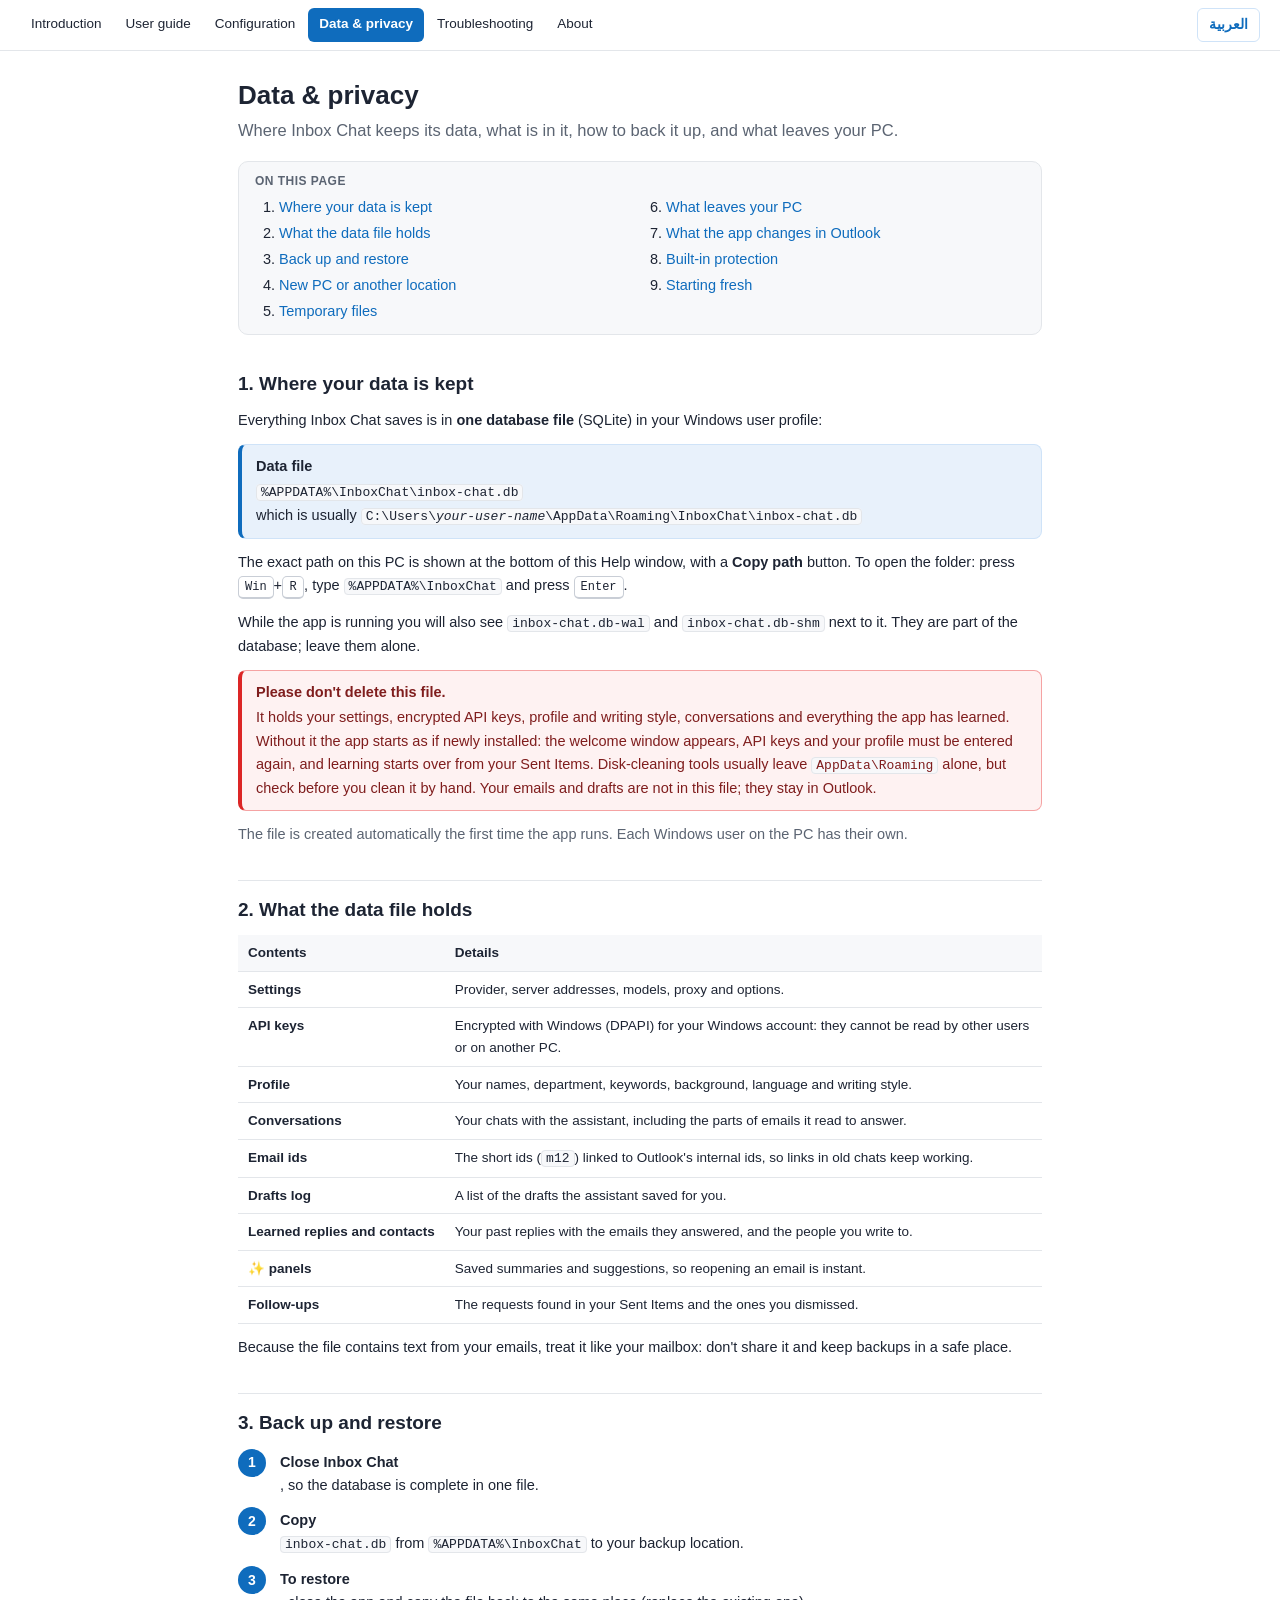
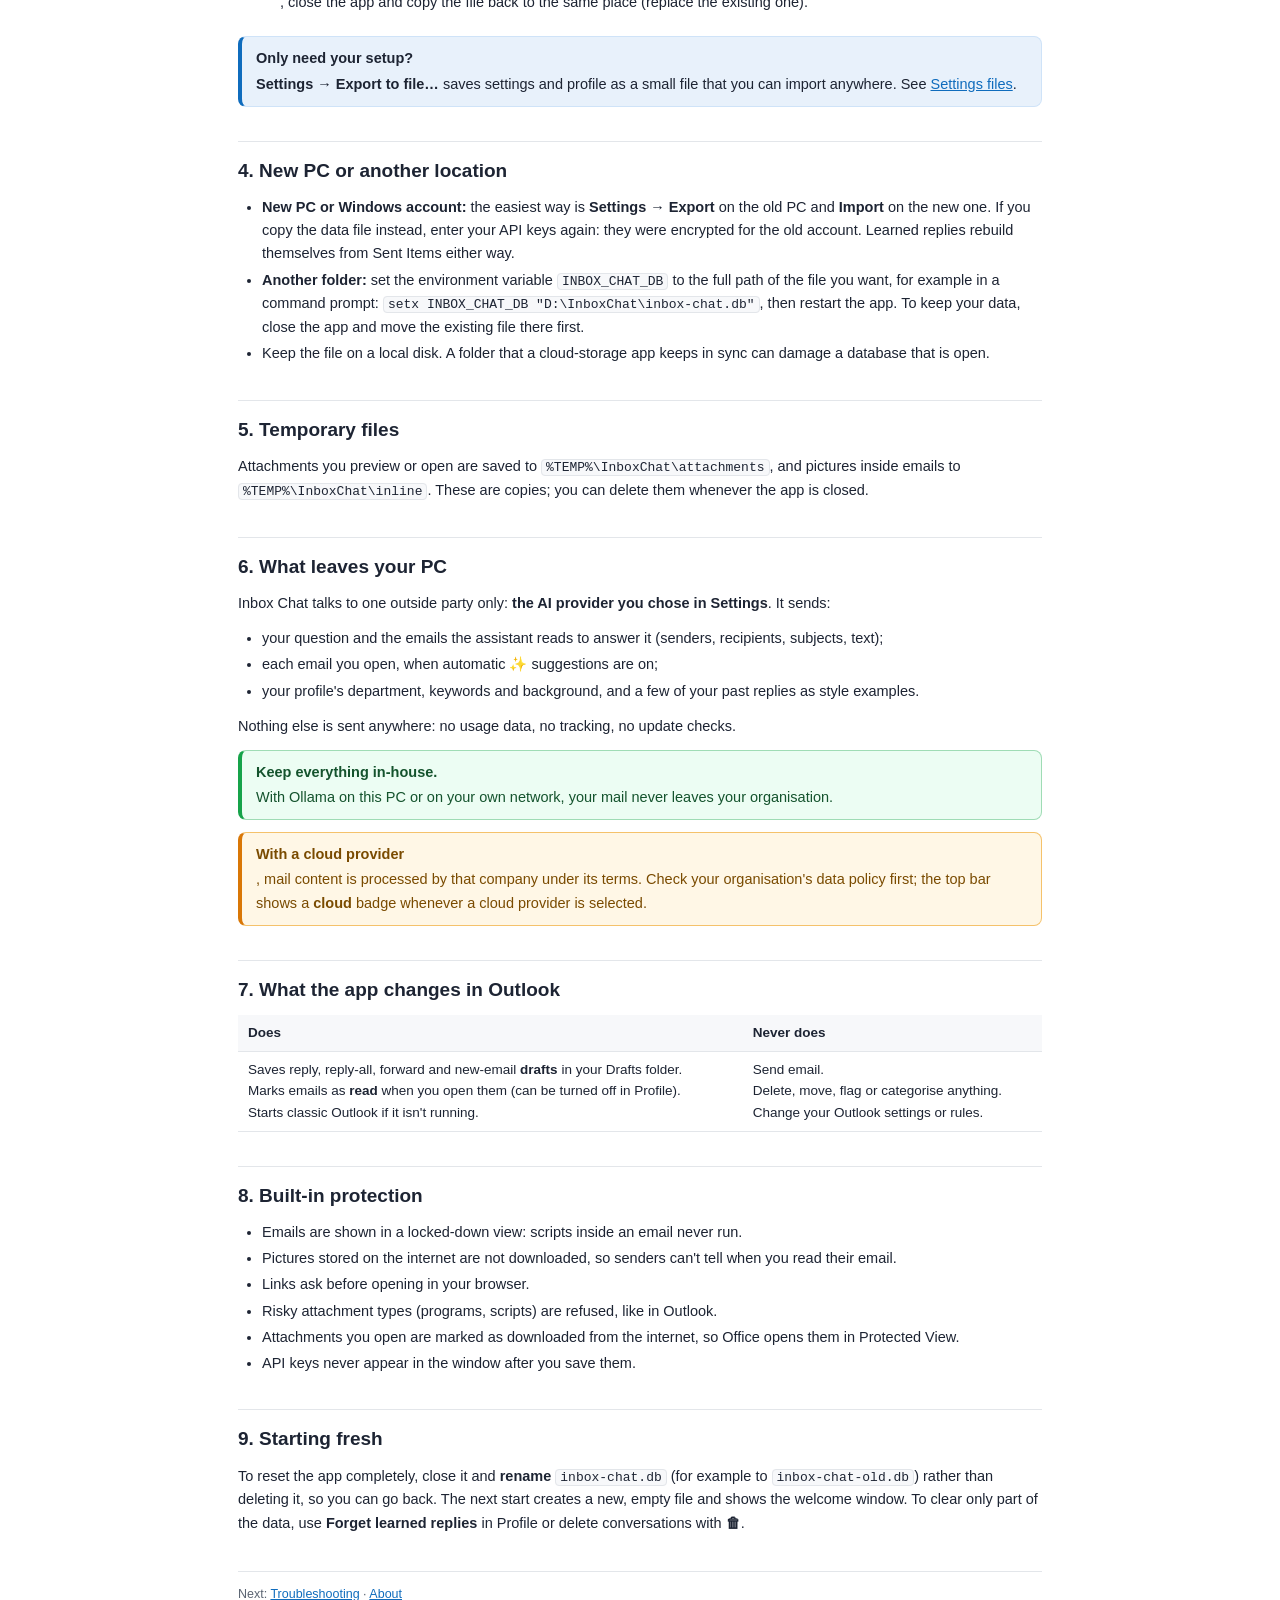
<file: ui/help/data.html>
<!DOCTYPE html>
<html lang="en">
<head>
<meta charset="utf-8">
<meta name="viewport" content="width=device-width, initial-scale=1">
<title>Data &amp; privacy · Inbox Chat Help</title>
<link rel="stylesheet" href="help.css">
</head>
<body>
<nav class="hnav" aria-label="Help pages">
  <a href="index.html">Introduction</a>
  <a href="guide.html">User guide</a>
  <a href="config.html">Configuration</a>
  <a href="data.html" aria-current="page">Data &amp; privacy</a>
  <a href="troubleshooting.html">Troubleshooting</a>
  <a href="about.html">About</a>
  <a href="ar/data.html" class="lang" lang="ar" hreflang="ar">العربية</a>
</nav>
<main>
<h1>Data &amp; privacy</h1>
<p class="lead">Where Inbox Chat keeps its data, what is in it, how to back it up, and what leaves your PC.</p>

<div class="toc"><b>On this page</b>
  <ol>
    <li><a href="#where">Where your data is kept</a></li>
    <li><a href="#inside">What the data file holds</a></li>
    <li><a href="#backup">Back up and restore</a></li>
    <li><a href="#move">New PC or another location</a></li>
    <li><a href="#temp">Temporary files</a></li>
    <li><a href="#leaves">What leaves your PC</a></li>
    <li><a href="#outlook">What the app changes in Outlook</a></li>
    <li><a href="#safety">Built-in protection</a></li>
    <li><a href="#fresh">Starting fresh</a></li>
  </ol>
</div>

<h2 id="where">1. Where your data is kept</h2>
<p>Everything Inbox Chat saves is in <b>one database file</b> (SQLite) in your Windows user profile:</p>
<div class="callout tip">
  <span class="t">Data file</span>
  <code>%APPDATA%\InboxChat\inbox-chat.db</code><br>
  which is usually <code>C:\Users\<i>your-user-name</i>\AppData\Roaming\InboxChat\inbox-chat.db</code>
</div>
<p>The exact path on this PC is shown at the bottom of this Help window, with a <span class="ui">Copy path</span> button.
  To open the folder: press <kbd>Win</kbd>+<kbd>R</kbd>, type <code>%APPDATA%\InboxChat</code> and press <kbd>Enter</kbd>.</p>
<p>While the app is running you will also see <code>inbox-chat.db-wal</code> and <code>inbox-chat.db-shm</code> next to it. They are part
  of the database; leave them alone.</p>
<div class="callout bad"><span class="t">Please don't delete this file.</span>
  It holds your settings, encrypted API keys, profile and writing style, conversations and everything the app has learned. Without it
  the app starts as if newly installed: the welcome window appears, API keys and your profile must be entered again, and learning starts
  over from your Sent Items. Disk-cleaning tools usually leave <code>AppData\Roaming</code> alone, but check before you clean it by hand.
  Your emails and drafts are not in this file; they stay in Outlook.</div>
<p class="muted">The file is created automatically the first time the app runs. Each Windows user on the PC has their own.</p>

<h2 id="inside">2. What the data file holds</h2>
<table>
  <tr><th>Contents</th><th>Details</th></tr>
  <tr><td><b>Settings</b></td><td class="wrap">Provider, server addresses, models, proxy and options.</td></tr>
  <tr><td><b>API keys</b></td><td class="wrap">Encrypted with Windows (DPAPI) for your Windows account: they cannot be read by other users or on another PC.</td></tr>
  <tr><td><b>Profile</b></td><td class="wrap">Your names, department, keywords, background, language and writing style.</td></tr>
  <tr><td><b>Conversations</b></td><td class="wrap">Your chats with the assistant, including the parts of emails it read to answer.</td></tr>
  <tr><td><b>Email ids</b></td><td class="wrap">The short ids (<code>m12</code>) linked to Outlook's internal ids, so links in old chats keep working.</td></tr>
  <tr><td><b>Drafts log</b></td><td class="wrap">A list of the drafts the assistant saved for you.</td></tr>
  <tr><td><b>Learned replies and contacts</b></td><td class="wrap">Your past replies with the emails they answered, and the people you write to.</td></tr>
  <tr><td><b>✨ panels</b></td><td class="wrap">Saved summaries and suggestions, so reopening an email is instant.</td></tr>
  <tr><td><b>Follow-ups</b></td><td class="wrap">The requests found in your Sent Items and the ones you dismissed.</td></tr>
</table>
<p>Because the file contains text from your emails, treat it like your mailbox: don't share it and keep backups in a safe place.</p>

<h2 id="backup">3. Back up and restore</h2>
<ol class="steps">
  <li><b>Close Inbox Chat</b>, so the database is complete in one file.</li>
  <li><b>Copy</b> <code>inbox-chat.db</code> from <code>%APPDATA%\InboxChat</code> to your backup location.</li>
  <li><b>To restore</b>, close the app and copy the file back to the same place (replace the existing one).</li>
</ol>
<div class="callout tip"><span class="t">Only need your setup?</span> <span class="ui">Settings → Export to file…</span> saves settings and
  profile as a small file that you can import anywhere. See <a href="config.html#files">Settings files</a>.</div>

<h2 id="move">4. New PC or another location</h2>
<ul>
  <li><b>New PC or Windows account:</b> the easiest way is <span class="ui">Settings → Export</span> on the old PC and
    <span class="ui">Import</span> on the new one. If you copy the data file instead, enter your API keys again: they were encrypted
    for the old account. Learned replies rebuild themselves from Sent Items either way.</li>
  <li><b>Another folder:</b> set the environment variable <code>INBOX_CHAT_DB</code> to the full path of the file you want, for example
    in a command prompt: <code>setx INBOX_CHAT_DB "D:\InboxChat\inbox-chat.db"</code>, then restart the app. To keep your data, close the app
    and move the existing file there first.</li>
  <li>Keep the file on a local disk. A folder that a cloud-storage app keeps in sync can damage a database that is open.</li>
</ul>

<h2 id="temp">5. Temporary files</h2>
<p>Attachments you preview or open are saved to <code>%TEMP%\InboxChat\attachments</code>, and pictures inside emails to
  <code>%TEMP%\InboxChat\inline</code>. These are copies; you can delete them whenever the app is closed.</p>

<h2 id="leaves">6. What leaves your PC</h2>
<p>Inbox Chat talks to one outside party only: <b>the AI provider you chose in Settings</b>. It sends:</p>
<ul>
  <li>your question and the emails the assistant reads to answer it (senders, recipients, subjects, text);</li>
  <li>each email you open, when automatic ✨ suggestions are on;</li>
  <li>your profile's department, keywords and background, and a few of your past replies as style examples.</li>
</ul>
<p>Nothing else is sent anywhere: no usage data, no tracking, no update checks.</p>
<div class="callout ok"><span class="t">Keep everything in-house.</span> With Ollama on this PC or on your own network, your mail never
  leaves your organisation.</div>
<div class="callout warn"><span class="t">With a cloud provider</span>, mail content is processed by that company under its terms. Check
  your organisation's data policy first; the top bar shows a <b>cloud</b> badge whenever a cloud provider is selected.</div>

<h2 id="outlook">7. What the app changes in Outlook</h2>
<table>
  <tr><th>Does</th><th>Never does</th></tr>
  <tr><td class="wrap">Saves reply, reply-all, forward and new-email <b>drafts</b> in your Drafts folder.<br>
    Marks emails as <b>read</b> when you open them (can be turned off in Profile).<br>
    Starts classic Outlook if it isn't running.</td>
    <td class="wrap">Send email.<br>Delete, move, flag or categorise anything.<br>Change your Outlook settings or rules.</td></tr>
</table>

<h2 id="safety">8. Built-in protection</h2>
<ul>
  <li>Emails are shown in a locked-down view: scripts inside an email never run.</li>
  <li>Pictures stored on the internet are not downloaded, so senders can't tell when you read their email.</li>
  <li>Links ask before opening in your browser.</li>
  <li>Risky attachment types (programs, scripts) are refused, like in Outlook.</li>
  <li>Attachments you open are marked as downloaded from the internet, so Office opens them in Protected View.</li>
  <li>API keys never appear in the window after you save them.</li>
</ul>

<h2 id="fresh">9. Starting fresh</h2>
<p>To reset the app completely, close it and <b>rename</b> <code>inbox-chat.db</code> (for example to <code>inbox-chat-old.db</code>) rather
  than deleting it, so you can go back. The next start creates a new, empty file and shows the welcome window. To clear only part
  of the data, use <span class="ui">Forget learned replies</span> in Profile or delete conversations with <span class="ui">🗑</span>.</p>
<p class="foot">Next: <a href="troubleshooting.html">Troubleshooting</a> · <a href="about.html">About</a></p>
</main>
</body>
</html>
</file>
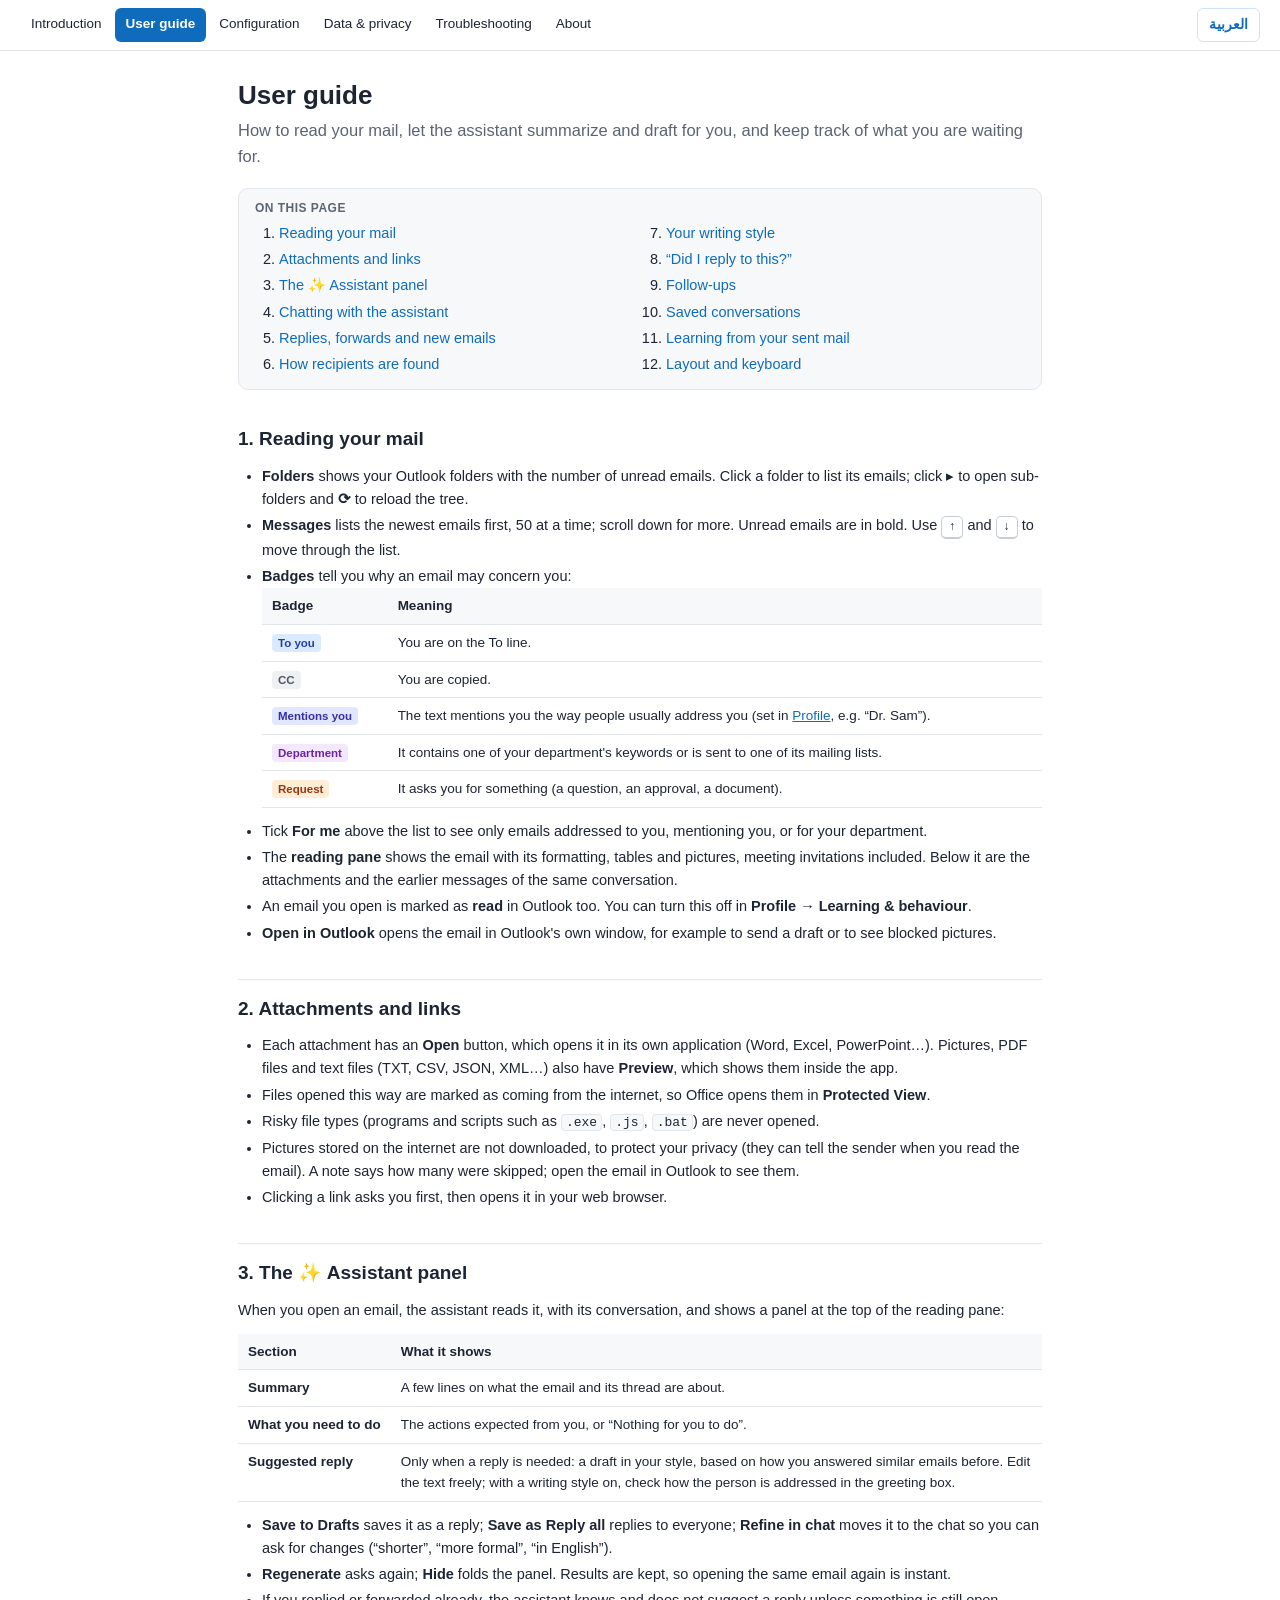
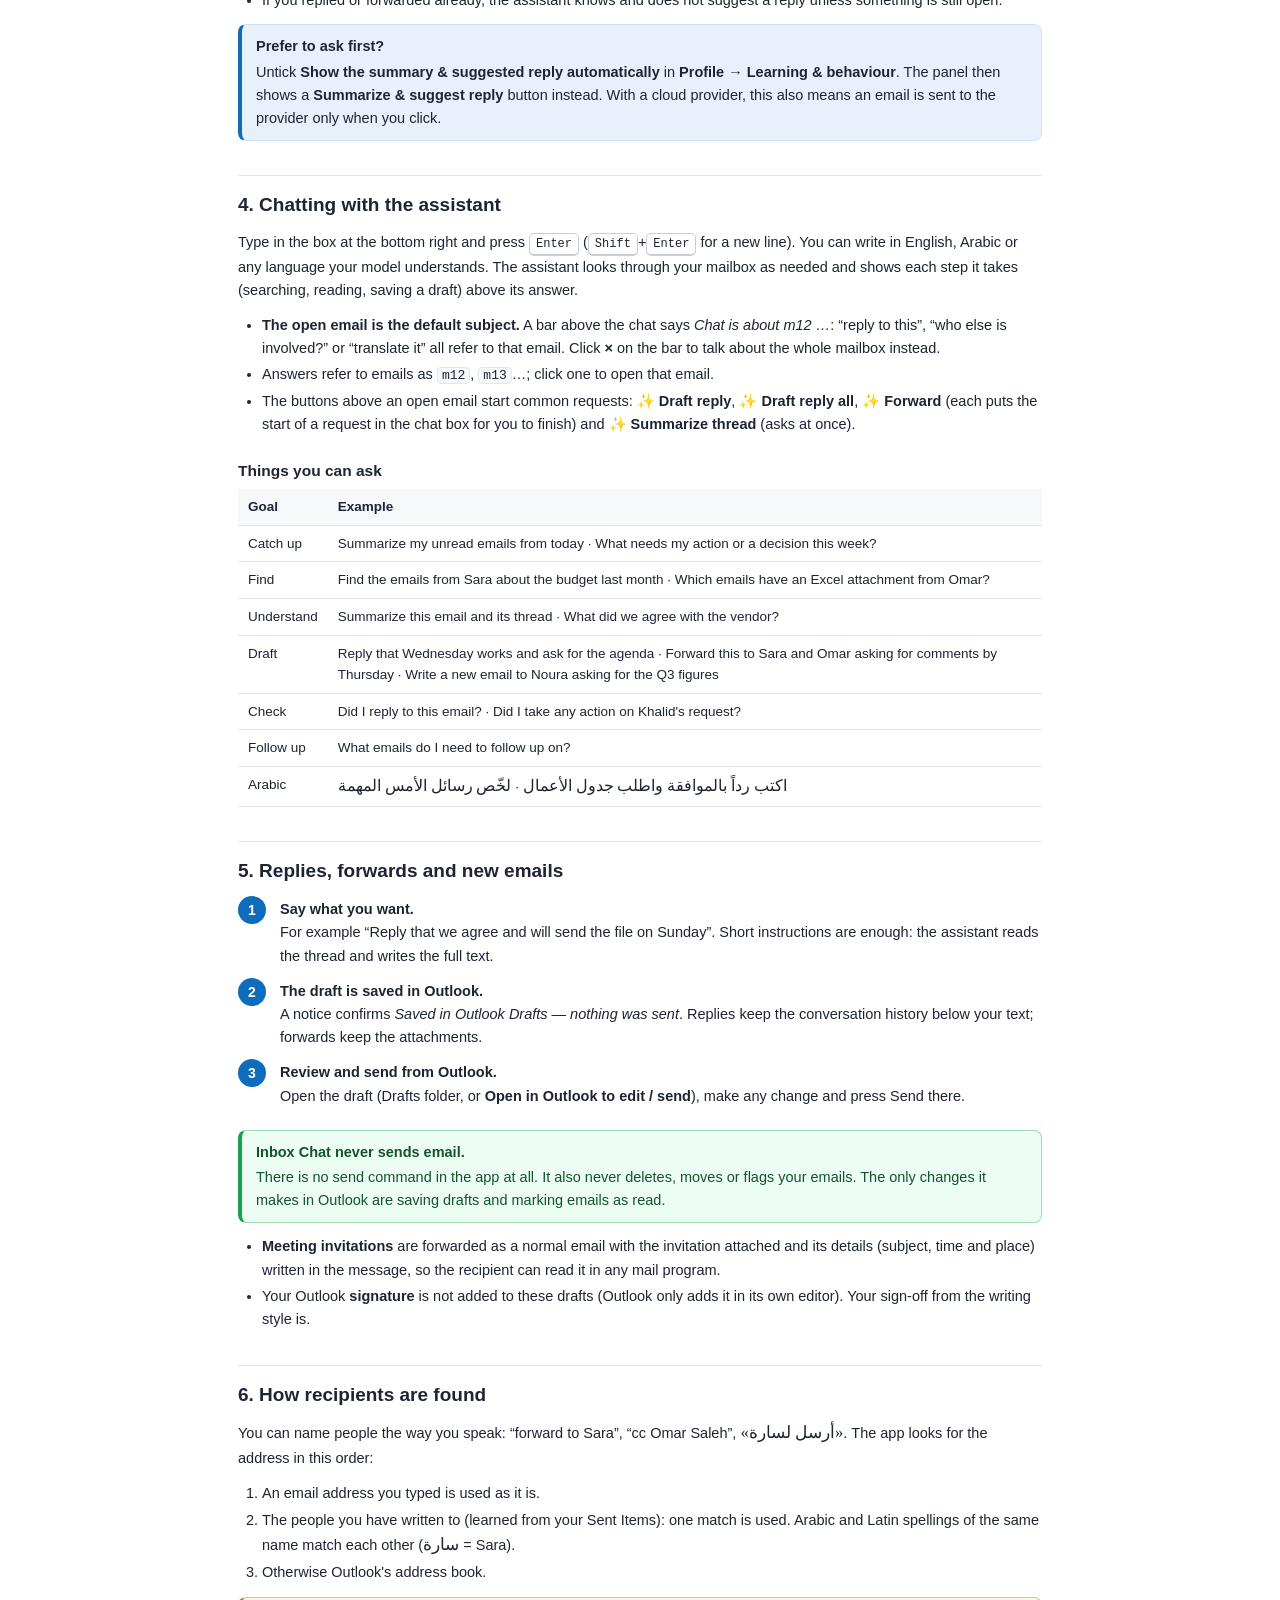
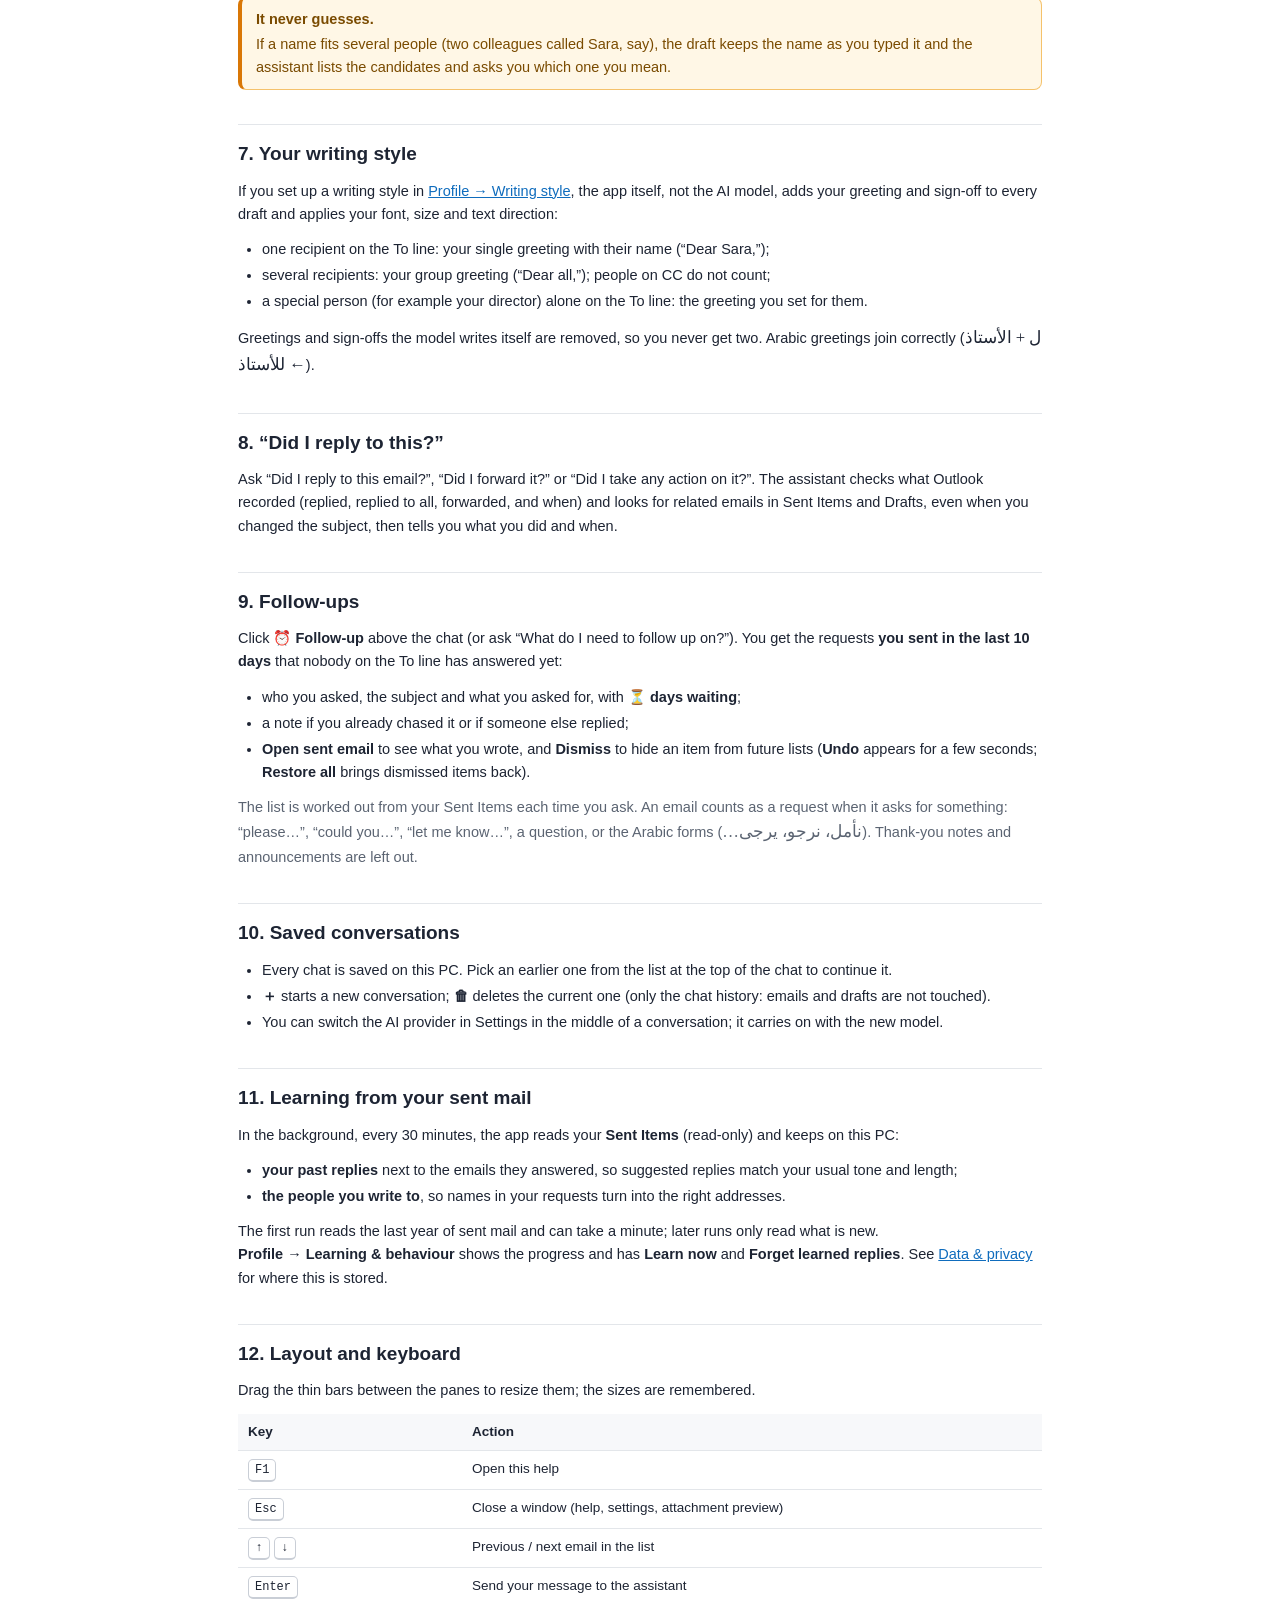
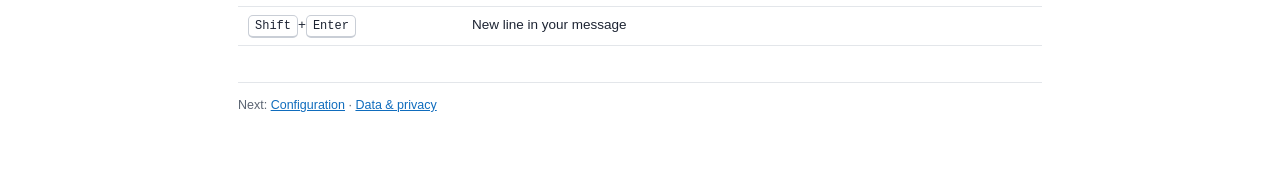
<file: ui/help/guide.html>
<!DOCTYPE html>
<html lang="en">
<head>
<meta charset="utf-8">
<meta name="viewport" content="width=device-width, initial-scale=1">
<title>User guide · Inbox Chat Help</title>
<link rel="stylesheet" href="help.css">
</head>
<body>
<nav class="hnav" aria-label="Help pages">
  <a href="index.html">Introduction</a>
  <a href="guide.html" aria-current="page">User guide</a>
  <a href="config.html">Configuration</a>
  <a href="data.html">Data &amp; privacy</a>
  <a href="troubleshooting.html">Troubleshooting</a>
  <a href="about.html">About</a>
  <a href="ar/guide.html" class="lang" lang="ar" hreflang="ar">العربية</a>
</nav>
<main>
<h1>User guide</h1>
<p class="lead">How to read your mail, let the assistant summarize and draft for you, and keep track of what you are waiting for.</p>

<div class="toc"><b>On this page</b>
  <ol>
    <li><a href="#reading">Reading your mail</a></li>
    <li><a href="#attachments">Attachments and links</a></li>
    <li><a href="#insights">The ✨ Assistant panel</a></li>
    <li><a href="#chat">Chatting with the assistant</a></li>
    <li><a href="#drafts">Replies, forwards and new emails</a></li>
    <li><a href="#recipients">How recipients are found</a></li>
    <li><a href="#style">Your writing style</a></li>
    <li><a href="#related">“Did I reply to this?”</a></li>
    <li><a href="#followups">Follow-ups</a></li>
    <li><a href="#conversations">Saved conversations</a></li>
    <li><a href="#learning">Learning from your sent mail</a></li>
    <li><a href="#keys">Layout and keyboard</a></li>
  </ol>
</div>

<h2 id="reading">1. Reading your mail</h2>
<ul>
  <li><b>Folders</b> shows your Outlook folders with the number of unread emails. Click a folder to list its emails;
    click ▸ to open sub-folders and <span class="ui">⟳</span> to reload the tree.</li>
  <li><b>Messages</b> lists the newest emails first, 50 at a time; scroll down for more. Unread emails are in bold.
    Use <kbd>↑</kbd> and <kbd>↓</kbd> to move through the list.</li>
  <li><b>Badges</b> tell you why an email may concern you:
    <table>
      <tr><th>Badge</th><th>Meaning</th></tr>
      <tr><td><span class="tag to_you">To you</span></td><td class="wrap">You are on the To line.</td></tr>
      <tr><td><span class="tag cc_you">CC</span></td><td class="wrap">You are copied.</td></tr>
      <tr><td><span class="tag mentions_you">Mentions you</span></td><td class="wrap">The text mentions you the way people usually address you
        (set in <a href="config.html#profile">Profile</a>, e.g. “Dr. Sam”).</td></tr>
      <tr><td><span class="tag department">Department</span></td><td class="wrap">It contains one of your department's keywords or is sent to one of its mailing lists.</td></tr>
      <tr><td><span class="tag request">Request</span></td><td class="wrap">It asks you for something (a question, an approval, a document).</td></tr>
    </table>
  </li>
  <li>Tick <span class="ui">For me</span> above the list to see only emails addressed to you, mentioning you, or for your department.</li>
  <li>The <b>reading pane</b> shows the email with its formatting, tables and pictures, meeting invitations included. Below it are the
    attachments and the earlier messages of the same conversation.</li>
  <li>An email you open is marked as <b>read</b> in Outlook too. You can turn this off in
    <span class="ui">Profile → Learning &amp; behaviour</span>.</li>
  <li><span class="ui">Open in Outlook</span> opens the email in Outlook's own window, for example to send a draft or to see blocked pictures.</li>
</ul>

<h2 id="attachments">2. Attachments and links</h2>
<ul>
  <li>Each attachment has an <span class="ui">Open</span> button, which opens it in its own application (Word, Excel, PowerPoint…).
    Pictures, PDF files and text files (TXT, CSV, JSON, XML…) also have <span class="ui">Preview</span>, which shows them inside the app.</li>
  <li>Files opened this way are marked as coming from the internet, so Office opens them in <b>Protected View</b>.</li>
  <li>Risky file types (programs and scripts such as <code>.exe</code>, <code>.js</code>, <code>.bat</code>) are never opened.</li>
  <li>Pictures stored on the internet are not downloaded, to protect your privacy (they can tell the sender when you read the email).
    A note says how many were skipped; open the email in Outlook to see them.</li>
  <li>Clicking a link asks you first, then opens it in your web browser.</li>
</ul>

<h2 id="insights">3. The ✨ Assistant panel</h2>
<p>When you open an email, the assistant reads it, with its conversation, and shows a panel at the top of the reading pane:</p>
<table>
  <tr><th>Section</th><th>What it shows</th></tr>
  <tr><td><b>Summary</b></td><td class="wrap">A few lines on what the email and its thread are about.</td></tr>
  <tr><td><b>What you need to do</b></td><td class="wrap">The actions expected from you, or “Nothing for you to do”.</td></tr>
  <tr><td><b>Suggested reply</b></td><td class="wrap">Only when a reply is needed: a draft in your style, based on how you answered
    similar emails before. Edit the text freely; with a writing style on, check how the person is addressed in the greeting box.</td></tr>
</table>
<ul>
  <li><span class="ui">Save to Drafts</span> saves it as a reply; <span class="ui">Save as Reply all</span> replies to everyone;
    <span class="ui">Refine in chat</span> moves it to the chat so you can ask for changes (“shorter”, “more formal”, “in English”).</li>
  <li><span class="ui">Regenerate</span> asks again; <span class="ui">Hide</span> folds the panel. Results are kept, so opening the same email again is instant.</li>
  <li>If you replied or forwarded already, the assistant knows and does not suggest a reply unless something is still open.</li>
</ul>
<div class="callout tip"><span class="t">Prefer to ask first?</span>
  Untick <span class="ui">Show the summary &amp; suggested reply automatically</span> in <span class="ui">Profile → Learning &amp; behaviour</span>.
  The panel then shows a <span class="ui">Summarize &amp; suggest reply</span> button instead. With a cloud provider, this also means an email
  is sent to the provider only when you click.</div>

<h2 id="chat">4. Chatting with the assistant</h2>
<p>Type in the box at the bottom right and press <kbd>Enter</kbd> (<kbd>Shift</kbd>+<kbd>Enter</kbd> for a new line).
  You can write in English, Arabic or any language your model understands. The assistant looks through your mailbox as needed
  and shows each step it takes (searching, reading, saving a draft) above its answer.</p>
<ul>
  <li><b>The open email is the default subject.</b> A bar above the chat says <i>Chat is about m12 …</i>: “reply to this”,
    “who else is involved?” or “translate it” all refer to that email. Click <span class="ui">×</span> on the bar to talk about the whole mailbox instead.</li>
  <li>Answers refer to emails as <code>m12</code>, <code>m13</code>…; click one to open that email.</li>
  <li>The buttons above an open email start common requests: <span class="ui">✨ Draft reply</span>, <span class="ui">✨ Draft reply all</span>,
    <span class="ui">✨ Forward</span> (each puts the start of a request in the chat box for you to finish) and <span class="ui">✨ Summarize thread</span> (asks at once).</li>
</ul>
<h3>Things you can ask</h3>
<table>
  <tr><th>Goal</th><th>Example</th></tr>
  <tr><td>Catch up</td><td class="wrap">Summarize my unread emails from today · What needs my action or a decision this week?</td></tr>
  <tr><td>Find</td><td class="wrap">Find the emails from Sara about the budget last month · Which emails have an Excel attachment from Omar?</td></tr>
  <tr><td>Understand</td><td class="wrap">Summarize this email and its thread · What did we agree with the vendor?</td></tr>
  <tr><td>Draft</td><td class="wrap">Reply that Wednesday works and ask for the agenda · Forward this to Sara and Omar asking for comments by Thursday ·
    Write a new email to Noura asking for the Q3 figures</td></tr>
  <tr><td>Check</td><td class="wrap">Did I reply to this email? · Did I take any action on Khalid's request?</td></tr>
  <tr><td>Follow up</td><td class="wrap">What emails do I need to follow up on?</td></tr>
  <tr><td>Arabic</td><td class="wrap"><span class="ar" dir="rtl">لخّص رسائل الأمس المهمة</span> ·
    <span class="ar" dir="rtl">اكتب رداً بالموافقة واطلب جدول الأعمال</span></td></tr>
</table>

<h2 id="drafts">5. Replies, forwards and new emails</h2>
<ol class="steps">
  <li><b>Say what you want.</b> For example “Reply that we agree and will send the file on Sunday”. Short instructions are enough: the
    assistant reads the thread and writes the full text.</li>
  <li><b>The draft is saved in Outlook.</b> A notice confirms <i>Saved in Outlook Drafts — nothing was sent</i>. Replies keep the
    conversation history below your text; forwards keep the attachments.</li>
  <li><b>Review and send from Outlook.</b> Open the draft (Drafts folder, or <span class="ui">Open in Outlook to edit / send</span>),
    make any change and press Send there.</li>
</ol>
<div class="callout ok"><span class="t">Inbox Chat never sends email.</span> There is no send command in the app at all. It also never
  deletes, moves or flags your emails. The only changes it makes in Outlook are saving drafts and marking emails as read.</div>
<ul>
  <li><b>Meeting invitations</b> are forwarded as a normal email with the invitation attached and its details (subject, time and place)
    written in the message, so the recipient can read it in any mail program.</li>
  <li>Your Outlook <b>signature</b> is not added to these drafts (Outlook only adds it in its own editor). Your sign-off from the writing style is.</li>
</ul>

<h2 id="recipients">6. How recipients are found</h2>
<p>You can name people the way you speak: “forward to Sara”, “cc Omar Saleh”, <span class="ar" dir="rtl">«أرسل لسارة»</span>.
  The app looks for the address in this order:</p>
<ol>
  <li>An email address you typed is used as it is.</li>
  <li>The people you have written to (learned from your Sent Items): one match is used. Arabic and Latin spellings of the same name
    match each other (<span class="ar">سارة</span> = Sara).</li>
  <li>Otherwise Outlook's address book.</li>
</ol>
<div class="callout warn"><span class="t">It never guesses.</span> If a name fits several people (two colleagues called Sara, say), the
  draft keeps the name as you typed it and the assistant lists the candidates and asks you which one you mean.</div>

<h2 id="style">7. Your writing style</h2>
<p>If you set up a writing style in <a href="config.html#style">Profile → Writing style</a>, the app itself, not the AI model, adds your
  greeting and sign-off to every draft and applies your font, size and text direction:</p>
<ul>
  <li>one recipient on the To line: your single greeting with their name (“Dear Sara,”);</li>
  <li>several recipients: your group greeting (“Dear all,”); people on CC do not count;</li>
  <li>a special person (for example your director) alone on the To line: the greeting you set for them.</li>
</ul>
<p>Greetings and sign-offs the model writes itself are removed, so you never get two. Arabic greetings join correctly
  (<span class="ar" dir="rtl">ل + الأستاذ ← للأستاذ</span>).</p>

<h2 id="related">8. “Did I reply to this?”</h2>
<p>Ask “Did I reply to this email?”, “Did I forward it?” or “Did I take any action on it?”. The assistant checks what Outlook recorded
  (replied, replied to all, forwarded, and when) and looks for related emails in Sent Items and Drafts, even when you changed the
  subject, then tells you what you did and when.</p>

<h2 id="followups">9. Follow-ups</h2>
<p>Click <span class="ui">⏰ Follow-up</span> above the chat (or ask “What do I need to follow up on?”). You get the requests <b>you sent
  in the last 10 days</b> that nobody on the To line has answered yet:</p>
<ul>
  <li>who you asked, the subject and what you asked for, with <b>⏳ days waiting</b>;</li>
  <li>a note if you already chased it or if someone else replied;</li>
  <li><span class="ui">Open sent email</span> to see what you wrote, and <span class="ui">Dismiss</span> to hide an item from future lists
    (<span class="ui">Undo</span> appears for a few seconds; <span class="ui">Restore all</span> brings dismissed items back).</li>
</ul>
<p class="muted">The list is worked out from your Sent Items each time you ask. An email counts as a request when it asks for
  something: “please…”, “could you…”, “let me know…”, a question, or the Arabic forms
  (<span class="ar" dir="rtl">نأمل، نرجو، يرجى…</span>). Thank-you notes and announcements are left out.</p>

<h2 id="conversations">10. Saved conversations</h2>
<ul>
  <li>Every chat is saved on this PC. Pick an earlier one from the list at the top of the chat to continue it.</li>
  <li><span class="ui">＋</span> starts a new conversation; <span class="ui">🗑</span> deletes the current one (only the chat history:
    emails and drafts are not touched).</li>
  <li>You can switch the AI provider in Settings in the middle of a conversation; it carries on with the new model.</li>
</ul>

<h2 id="learning">11. Learning from your sent mail</h2>
<p>In the background, every 30 minutes, the app reads your <b>Sent Items</b> (read-only) and keeps on this PC:</p>
<ul>
  <li><b>your past replies</b> next to the emails they answered, so suggested replies match your usual tone and length;</li>
  <li><b>the people you write to</b>, so names in your requests turn into the right addresses.</li>
</ul>
<p>The first run reads the last year of sent mail and can take a minute; later runs only read what is new.
  <span class="ui">Profile → Learning &amp; behaviour</span> shows the progress and has <span class="ui">Learn now</span> and
  <span class="ui">Forget learned replies</span>. See <a href="data.html">Data &amp; privacy</a> for where this is stored.</p>

<h2 id="keys">12. Layout and keyboard</h2>
<p>Drag the thin bars between the panes to resize them; the sizes are remembered.</p>
<table>
  <tr><th>Key</th><th>Action</th></tr>
  <tr><td><kbd>F1</kbd></td><td class="wrap">Open this help</td></tr>
  <tr><td><kbd>Esc</kbd></td><td class="wrap">Close a window (help, settings, attachment preview)</td></tr>
  <tr><td><kbd>↑</kbd> <kbd>↓</kbd></td><td class="wrap">Previous / next email in the list</td></tr>
  <tr><td><kbd>Enter</kbd></td><td class="wrap">Send your message to the assistant</td></tr>
  <tr><td><kbd>Shift</kbd>+<kbd>Enter</kbd></td><td class="wrap">New line in your message</td></tr>
</table>
<p class="foot">Next: <a href="config.html">Configuration</a> · <a href="data.html">Data &amp; privacy</a></p>
</main>
</body>
</html>
</file>
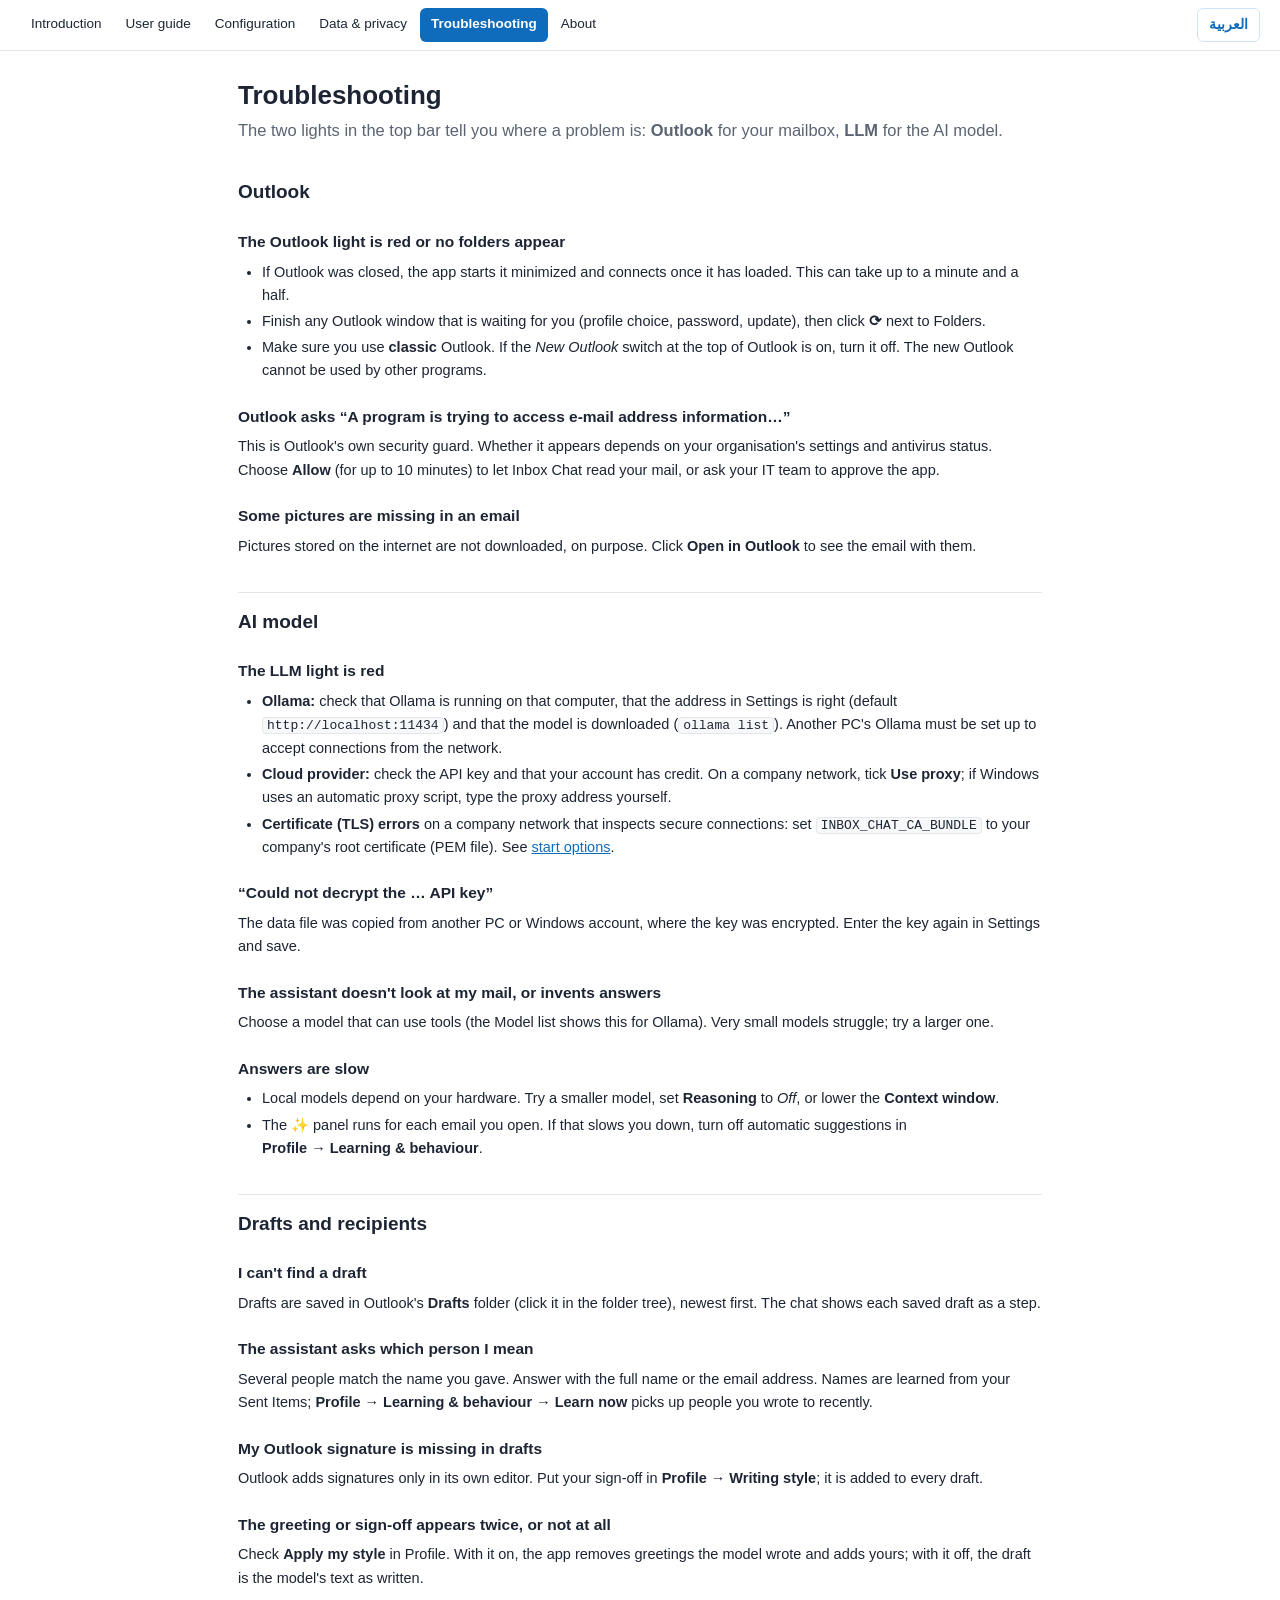
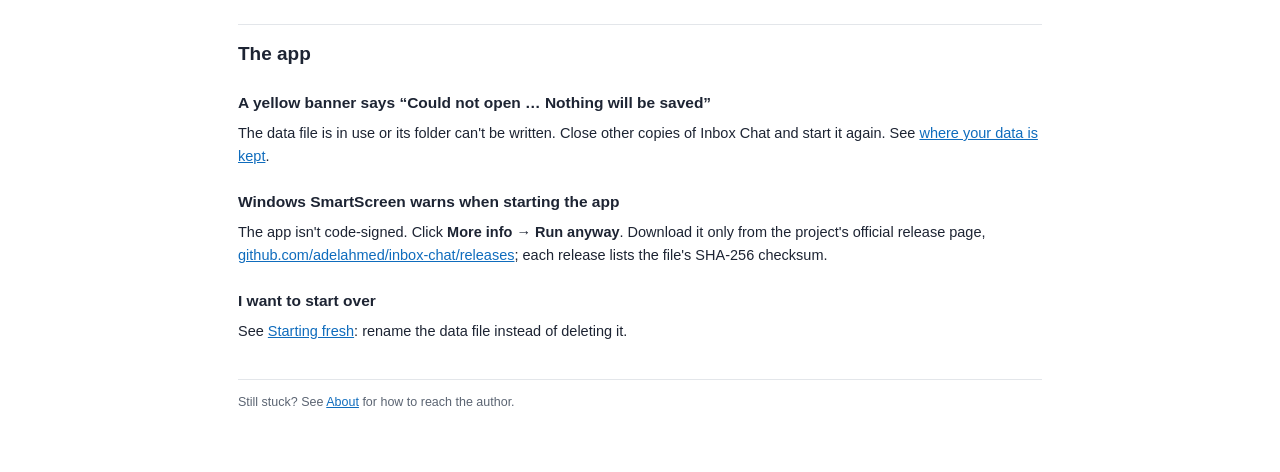
<file: ui/help/troubleshooting.html>
<!DOCTYPE html>
<html lang="en">
<head>
<meta charset="utf-8">
<meta name="viewport" content="width=device-width, initial-scale=1">
<title>Troubleshooting · Inbox Chat Help</title>
<link rel="stylesheet" href="help.css">
</head>
<body>
<nav class="hnav" aria-label="Help pages">
  <a href="index.html">Introduction</a>
  <a href="guide.html">User guide</a>
  <a href="config.html">Configuration</a>
  <a href="data.html">Data &amp; privacy</a>
  <a href="troubleshooting.html" aria-current="page">Troubleshooting</a>
  <a href="about.html">About</a>
  <a href="ar/troubleshooting.html" class="lang" lang="ar" hreflang="ar">العربية</a>
</nav>
<main>
<h1>Troubleshooting</h1>
<p class="lead">The two lights in the top bar tell you where a problem is: <b>Outlook</b> for your mailbox, <b>LLM</b> for the AI model.</p>

<h2>Outlook</h2>
<h3>The Outlook light is red or no folders appear</h3>
<ul>
  <li>If Outlook was closed, the app starts it minimized and connects once it has loaded. This can take up to a minute and a half.</li>
  <li>Finish any Outlook window that is waiting for you (profile choice, password, update), then click <span class="ui">⟳</span> next to Folders.</li>
  <li>Make sure you use <b>classic</b> Outlook. If the <i>New Outlook</i> switch at the top of Outlook is on, turn it off.
    The new Outlook cannot be used by other programs.</li>
</ul>
<h3>Outlook asks “A program is trying to access e-mail address information…”</h3>
<p>This is Outlook's own security guard. Whether it appears depends on your organisation's settings and antivirus status. Choose
  <b>Allow</b> (for up to 10 minutes) to let Inbox Chat read your mail, or ask your IT team to approve the app.</p>
<h3>Some pictures are missing in an email</h3>
<p>Pictures stored on the internet are not downloaded, on purpose. Click <span class="ui">Open in Outlook</span> to see the email with them.</p>

<h2>AI model</h2>
<h3>The LLM light is red</h3>
<ul>
  <li><b>Ollama:</b> check that Ollama is running on that computer, that the address in Settings is right (default
    <code>http://localhost:11434</code>) and that the model is downloaded (<code>ollama list</code>). Another PC's Ollama must be set up to
    accept connections from the network.</li>
  <li><b>Cloud provider:</b> check the API key and that your account has credit. On a company network, tick
    <span class="ui">Use proxy</span>; if Windows uses an automatic proxy script, type the proxy address yourself.</li>
  <li><b>Certificate (TLS) errors</b> on a company network that inspects secure connections: set <code>INBOX_CHAT_CA_BUNDLE</code> to your
    company's root certificate (PEM file). See <a href="config.html#advanced">start options</a>.</li>
</ul>
<h3>“Could not decrypt the … API key”</h3>
<p>The data file was copied from another PC or Windows account, where the key was encrypted. Enter the key again in Settings and save.</p>
<h3>The assistant doesn't look at my mail, or invents answers</h3>
<p>Choose a model that can use tools (the Model list shows this for Ollama). Very small models struggle; try a larger one.</p>
<h3>Answers are slow</h3>
<ul>
  <li>Local models depend on your hardware. Try a smaller model, set <span class="ui">Reasoning</span> to <i>Off</i>, or lower the
    <span class="ui">Context window</span>.</li>
  <li>The ✨ panel runs for each email you open. If that slows you down, turn off automatic suggestions in
    <span class="ui">Profile → Learning &amp; behaviour</span>.</li>
</ul>

<h2>Drafts and recipients</h2>
<h3>I can't find a draft</h3>
<p>Drafts are saved in Outlook's <b>Drafts</b> folder (click it in the folder tree), newest first. The chat shows each saved draft as a step.</p>
<h3>The assistant asks which person I mean</h3>
<p>Several people match the name you gave. Answer with the full name or the email address. Names are learned from your Sent Items;
  <span class="ui">Profile → Learning &amp; behaviour → Learn now</span> picks up people you wrote to recently.</p>
<h3>My Outlook signature is missing in drafts</h3>
<p>Outlook adds signatures only in its own editor. Put your sign-off in <span class="ui">Profile → Writing style</span>; it is added to every draft.</p>
<h3>The greeting or sign-off appears twice, or not at all</h3>
<p>Check <span class="ui">Apply my style</span> in Profile. With it on, the app removes greetings the model wrote and adds yours; with it off,
  the draft is the model's text as written.</p>

<h2>The app</h2>
<h3>A yellow banner says “Could not open … Nothing will be saved”</h3>
<p>The data file is in use or its folder can't be written. Close other copies of Inbox Chat and start it again. See
  <a href="data.html#where">where your data is kept</a>.</p>
<h3>Windows SmartScreen warns when starting the app</h3>
<p>The app isn't code-signed. Click <b>More info → Run anyway</b>. Download it only from the project's official release page,
  <a href="https://github.com/adelahmed/inbox-chat/releases">github.com/adelahmed/inbox-chat/releases</a>; each release lists the file's SHA-256 checksum.</p>
<h3>I want to start over</h3>
<p>See <a href="data.html#fresh">Starting fresh</a>: rename the data file instead of deleting it.</p>
<p class="foot">Still stuck? See <a href="about.html">About</a> for how to reach the author.</p>
</main>
</body>
</html>
</file>
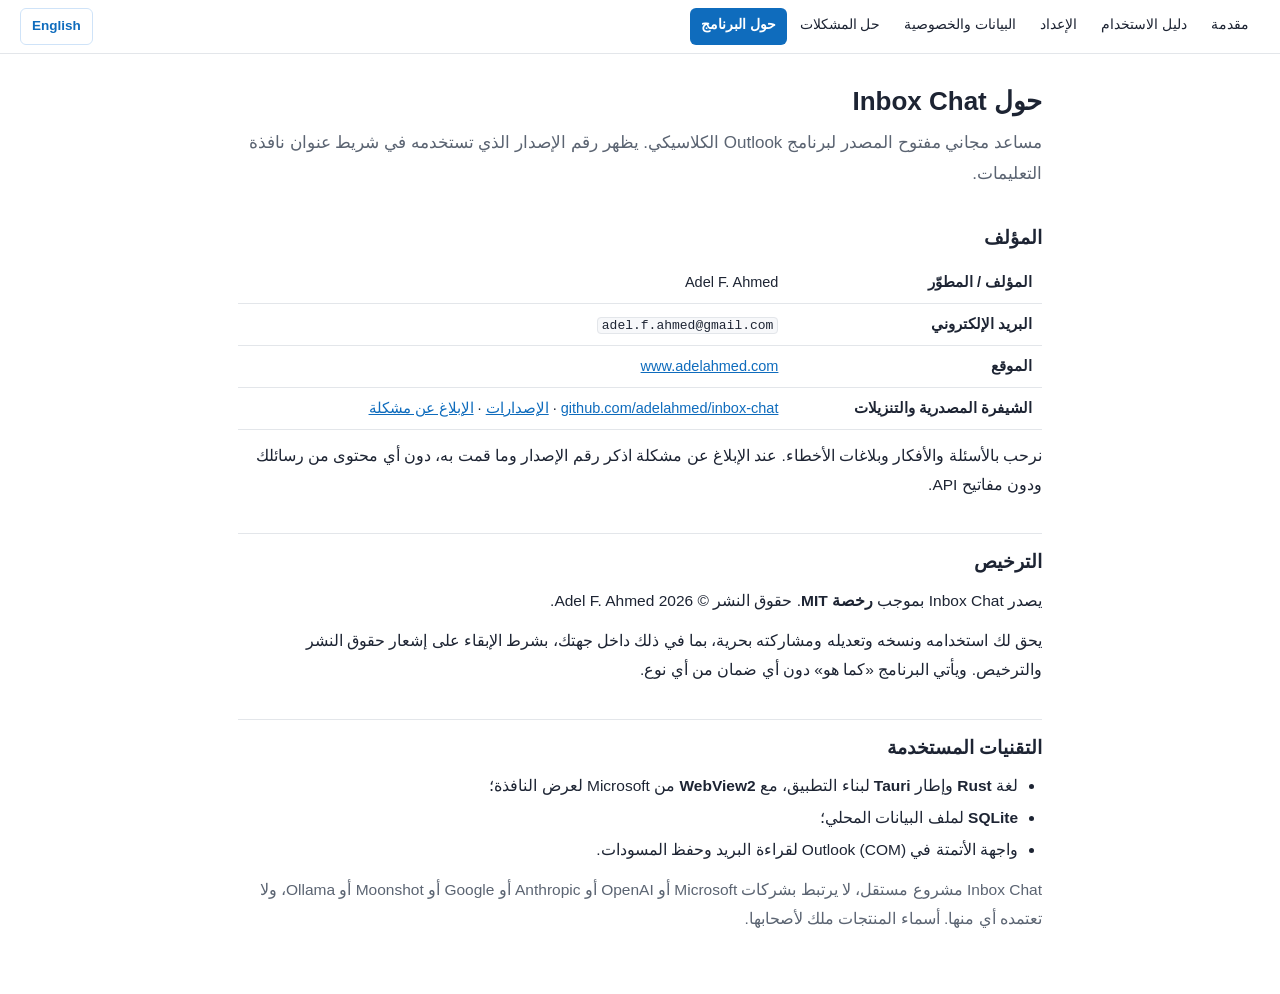
<file: ui/help/ar/about.html>
<!DOCTYPE html>
<html lang="ar" dir="rtl">
<head>
<meta charset="utf-8">
<meta name="viewport" content="width=device-width, initial-scale=1">
<title>حول البرنامج · تعليمات Inbox Chat</title>
<link rel="stylesheet" href="../help.css">
</head>
<body>
<nav class="hnav" aria-label="صفحات التعليمات">
  <a href="index.html">مقدمة</a>
  <a href="guide.html">دليل الاستخدام</a>
  <a href="config.html">الإعداد</a>
  <a href="data.html">البيانات والخصوصية</a>
  <a href="troubleshooting.html">حل المشكلات</a>
  <a href="about.html" aria-current="page">حول البرنامج</a>
  <a href="../about.html" class="lang" lang="en" hreflang="en">English</a>
</nav>
<main>
<h1>حول <span class="en">Inbox Chat</span></h1>
<p class="lead">مساعد مجاني مفتوح المصدر لبرنامج Outlook الكلاسيكي. يظهر رقم الإصدار الذي تستخدمه في شريط عنوان نافذة التعليمات.</p>

<h2>المؤلف</h2>
<table>
  <tr><td><b>المؤلف / المطوّر</b></td><td><span class="en">Adel F. Ahmed</span></td></tr>
  <tr><td><b>البريد الإلكتروني</b></td><td><code>adel.f.ahmed@gmail.com</code></td></tr>
  <tr><td><b>الموقع</b></td><td><a href="https://www.adelahmed.com" class="en">www.adelahmed.com</a></td></tr>
  <tr><td><b>الشيفرة المصدرية والتنزيلات</b></td><td><a href="https://github.com/adelahmed/inbox-chat" class="en">github.com/adelahmed/inbox-chat</a>
    · <a href="https://github.com/adelahmed/inbox-chat/releases">الإصدارات</a> · <a href="https://github.com/adelahmed/inbox-chat/issues">الإبلاغ عن مشكلة</a></td></tr>
</table>
<p>نرحب بالأسئلة والأفكار وبلاغات الأخطاء. عند الإبلاغ عن مشكلة اذكر رقم الإصدار وما قمت به، دون أي محتوى من رسائلك ودون مفاتيح API.</p>

<h2>الترخيص</h2>
<p>يصدر <span class="en">Inbox Chat</span> بموجب <b>رخصة MIT</b>. حقوق النشر © 2026 <span class="en">Adel F. Ahmed</span>.</p>
<p>يحق لك استخدامه ونسخه وتعديله ومشاركته بحرية، بما في ذلك داخل جهتك، بشرط الإبقاء على إشعار حقوق النشر والترخيص. ويأتي البرنامج
  «كما هو» دون أي ضمان من أي نوع.</p>

<h2>التقنيات المستخدمة</h2>
<ul>
  <li>لغة <b>Rust</b> وإطار <b>Tauri</b> لبناء التطبيق، مع <b>WebView2</b> من Microsoft لعرض النافذة؛</li>
  <li><b>SQLite</b> لملف البيانات المحلي؛</li>
  <li>واجهة الأتمتة في Outlook (COM) لقراءة البريد وحفظ المسودات.</li>
</ul>
<p class="muted"><span class="en">Inbox Chat</span> مشروع مستقل، لا يرتبط بشركات Microsoft أو OpenAI أو Anthropic أو Google أو Moonshot أو
  Ollama، ولا تعتمده أي منها. أسماء المنتجات ملك لأصحابها.</p>
</main>
</body>
</html>
</file>
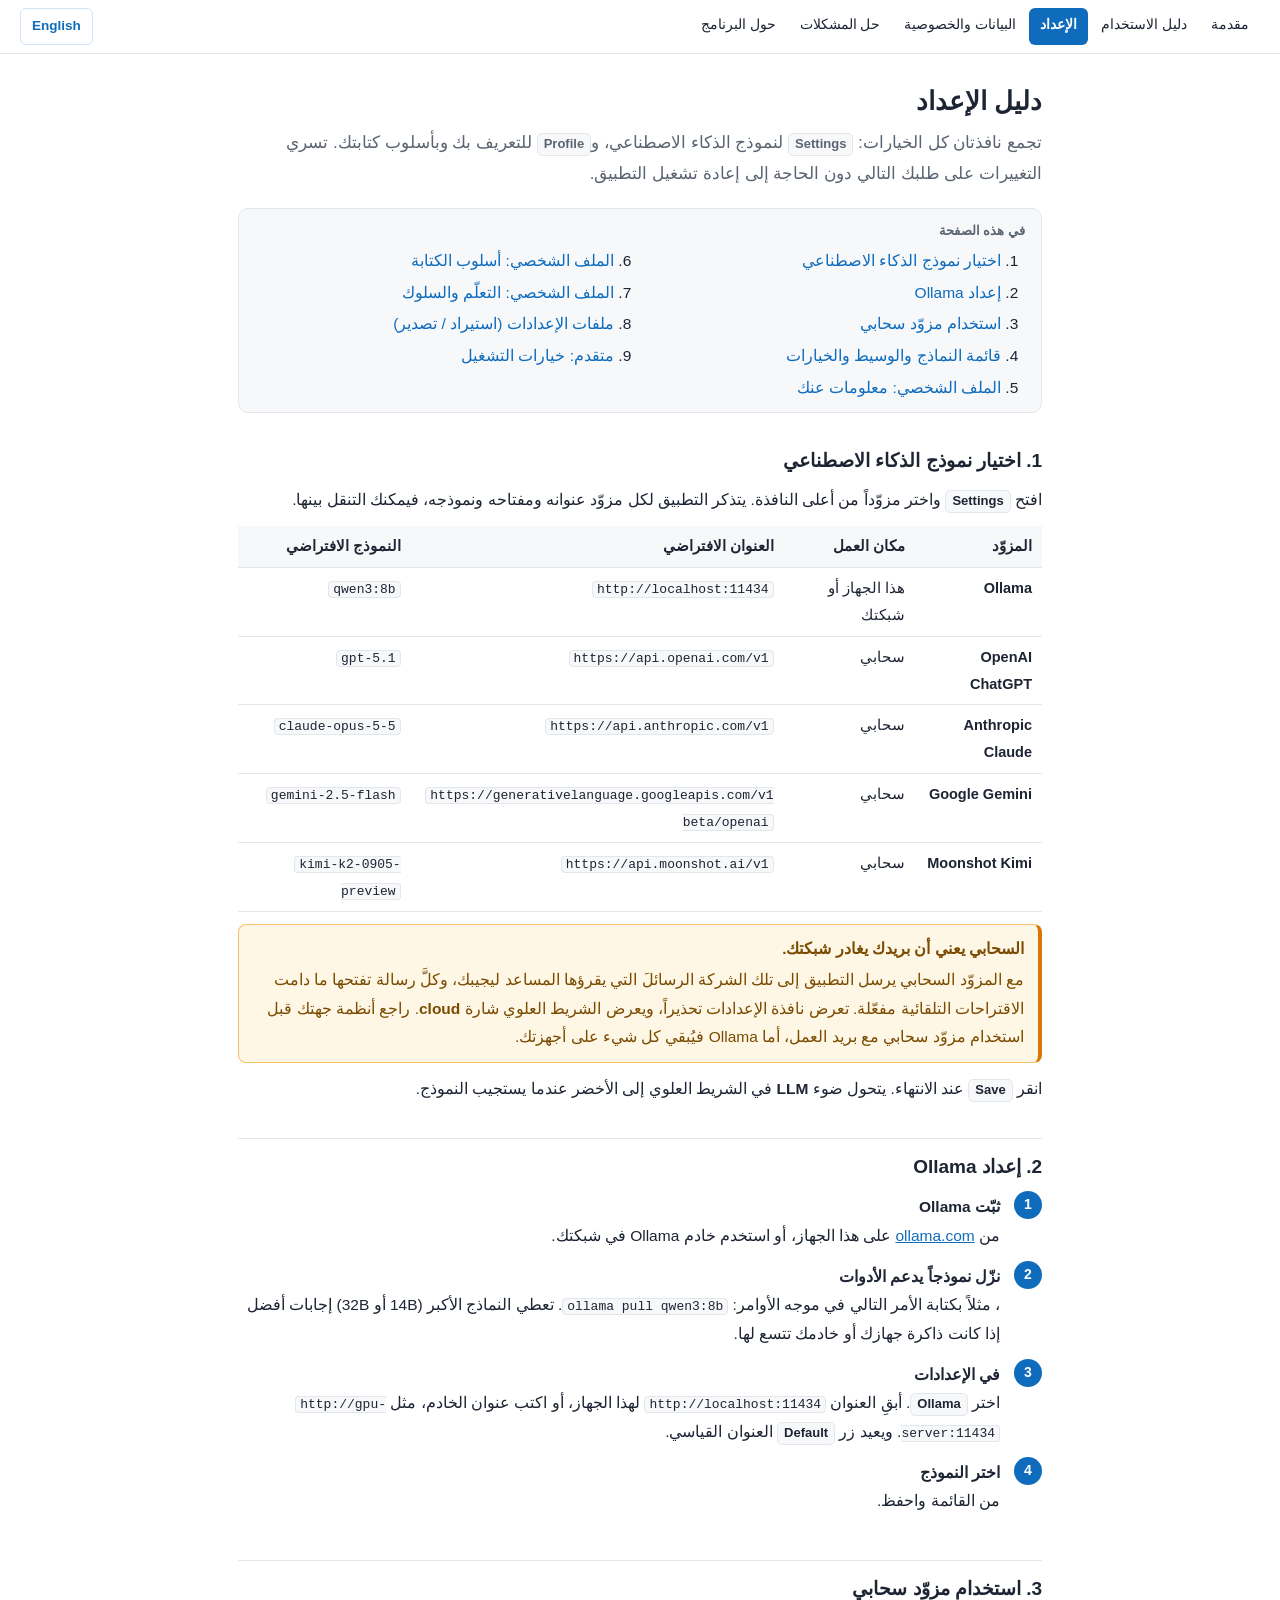
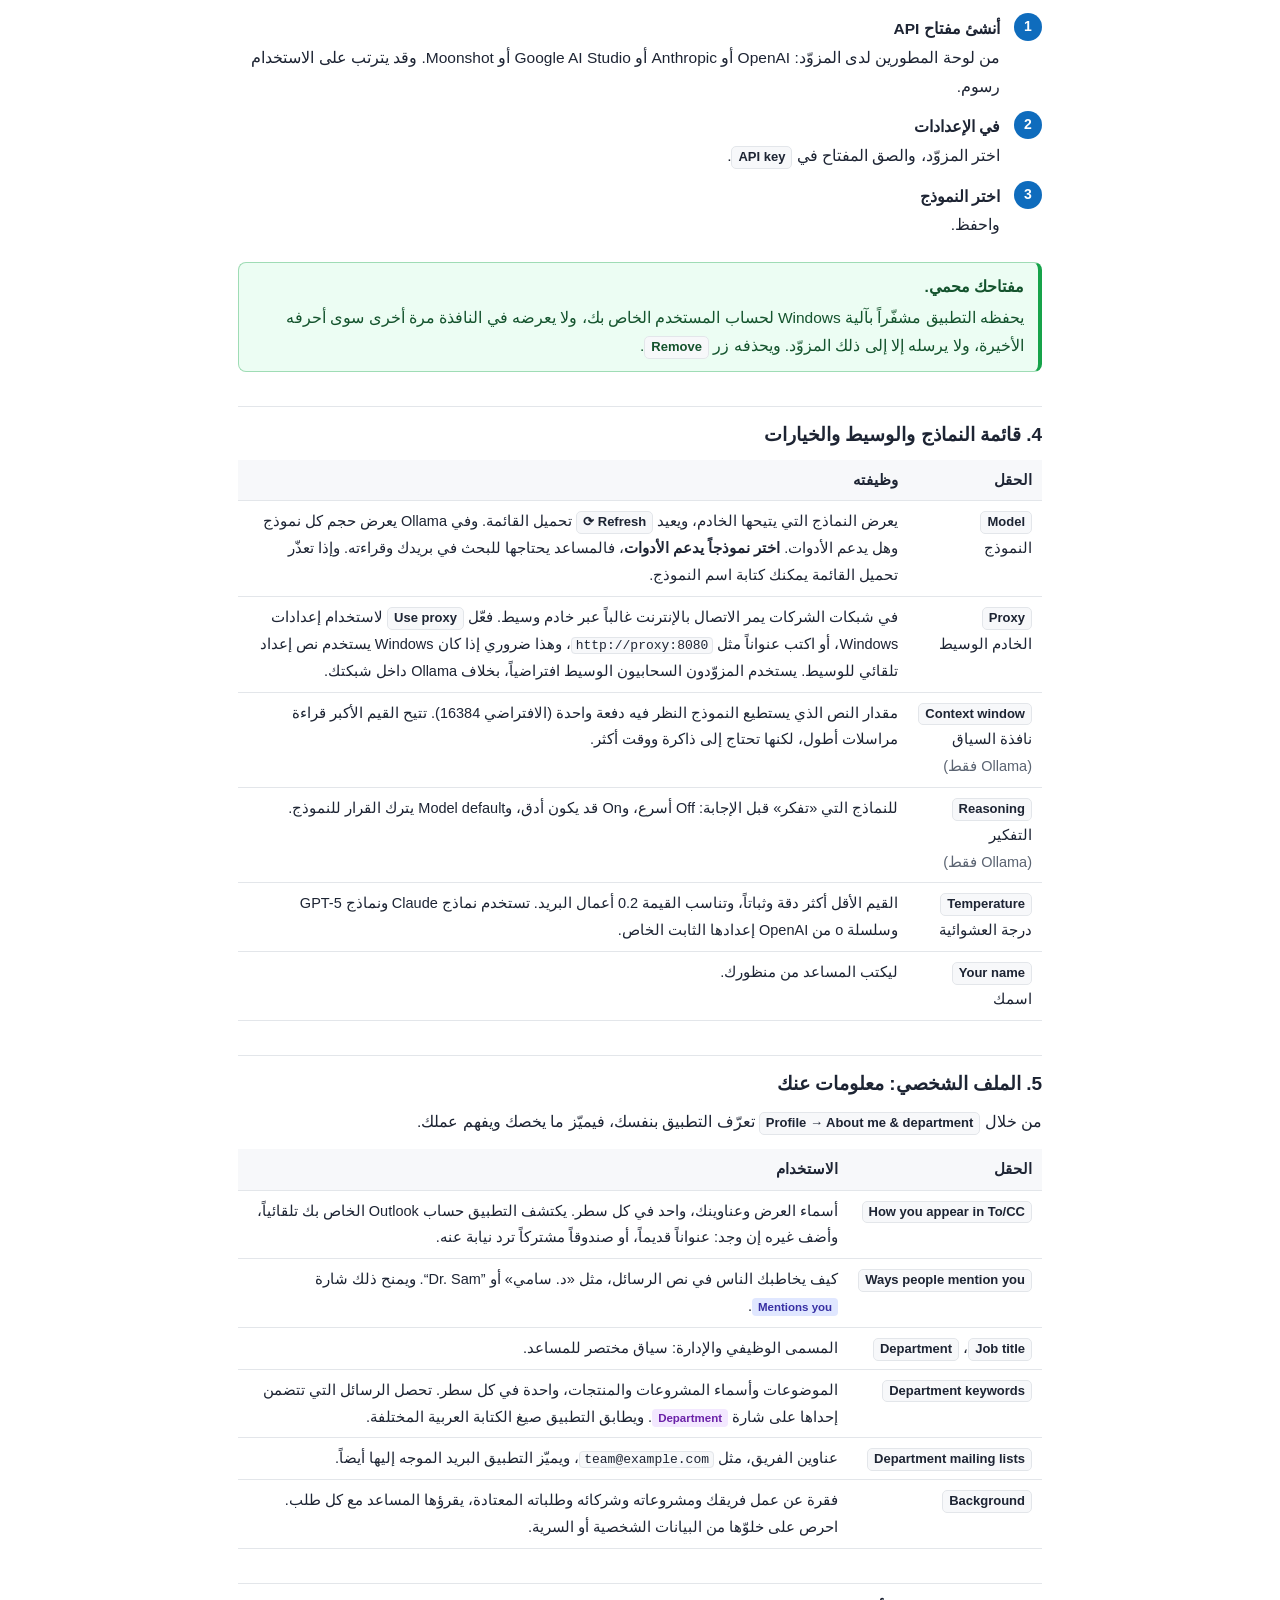
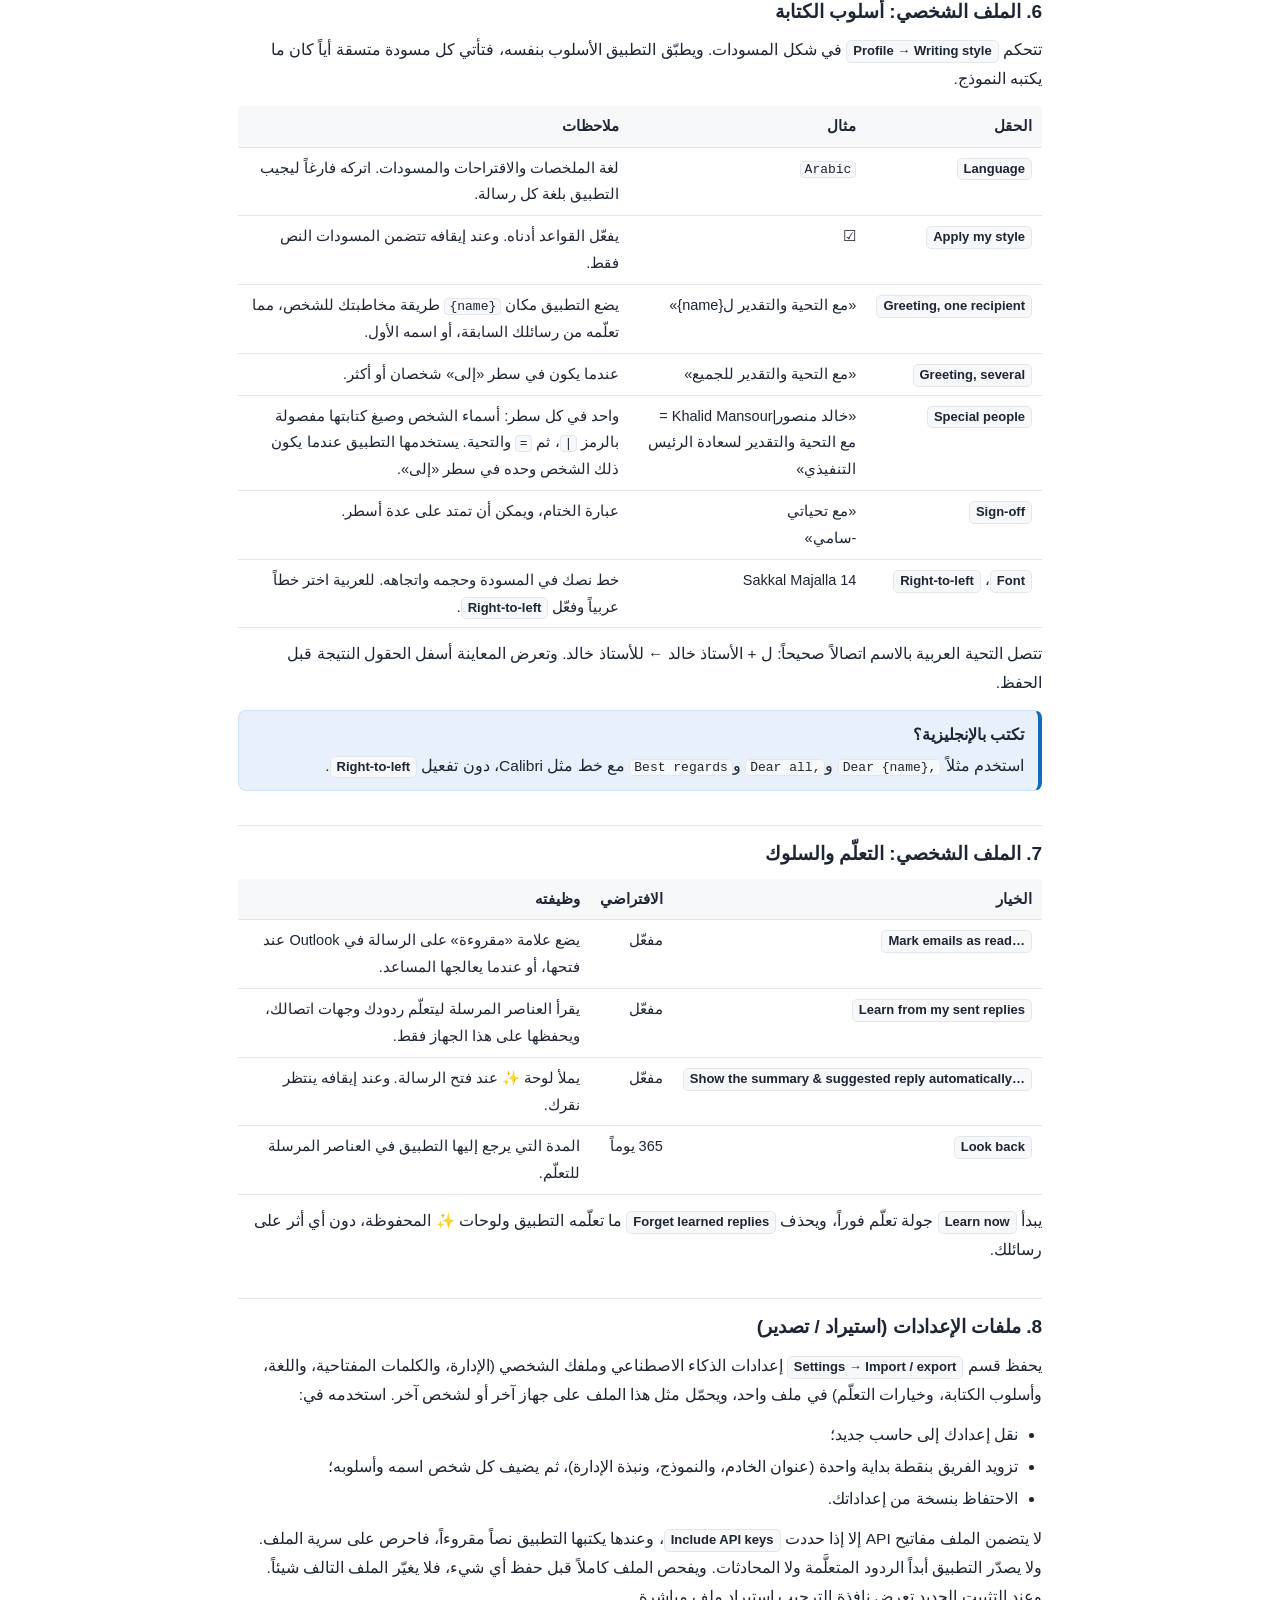
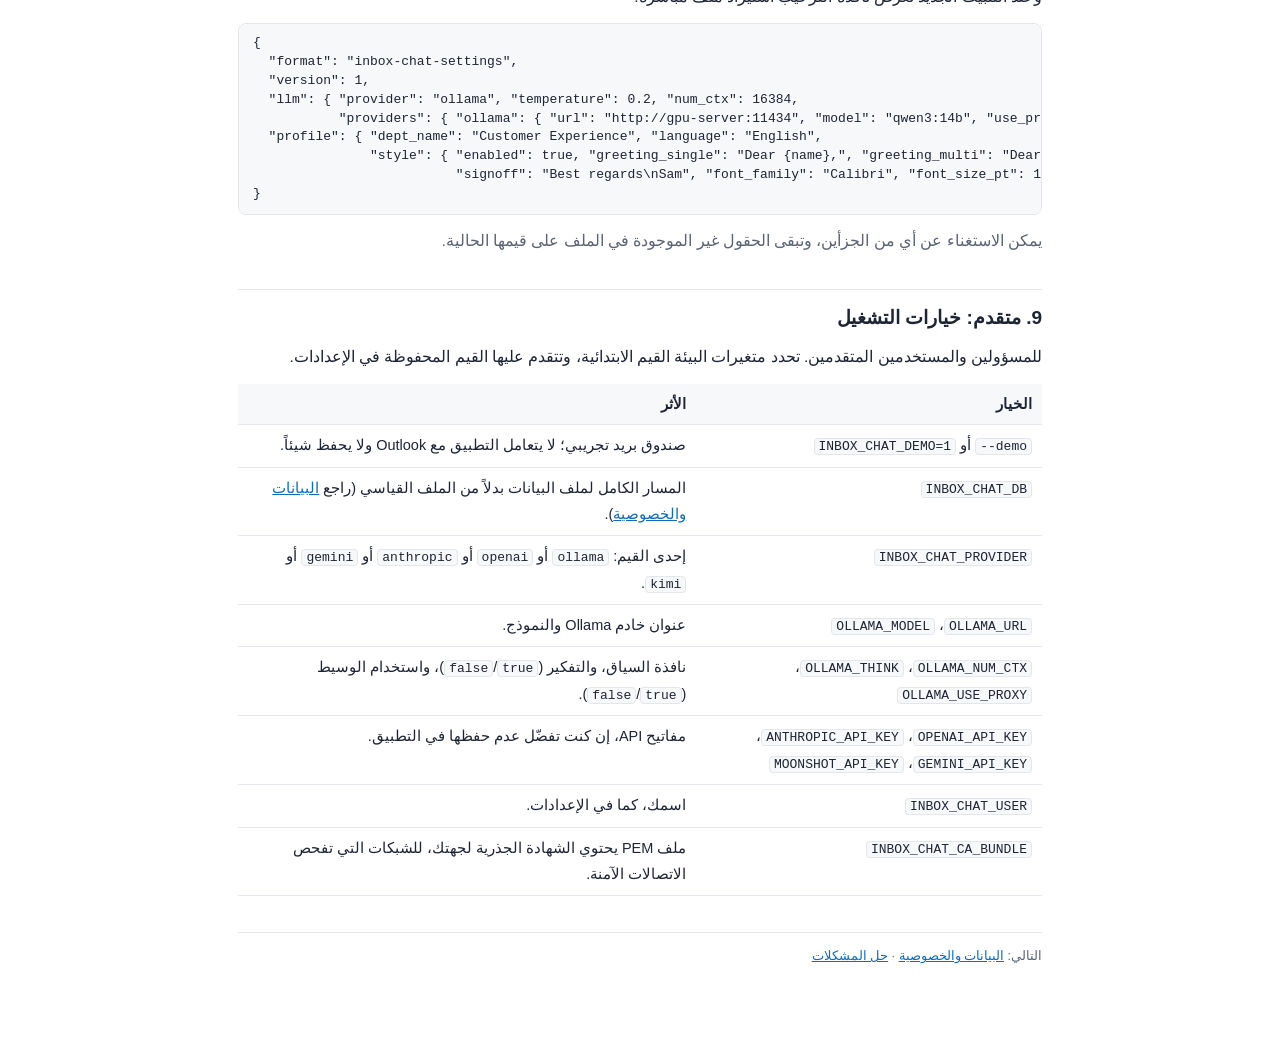
<file: ui/help/ar/config.html>
<!DOCTYPE html>
<html lang="ar" dir="rtl">
<head>
<meta charset="utf-8">
<meta name="viewport" content="width=device-width, initial-scale=1">
<title>الإعداد · تعليمات Inbox Chat</title>
<link rel="stylesheet" href="../help.css">
</head>
<body>
<nav class="hnav" aria-label="صفحات التعليمات">
  <a href="index.html">مقدمة</a>
  <a href="guide.html">دليل الاستخدام</a>
  <a href="config.html" aria-current="page">الإعداد</a>
  <a href="data.html">البيانات والخصوصية</a>
  <a href="troubleshooting.html">حل المشكلات</a>
  <a href="about.html">حول البرنامج</a>
  <a href="../config.html" class="lang" lang="en" hreflang="en">English</a>
</nav>
<main>
<h1>دليل الإعداد</h1>
<p class="lead">تجمع نافذتان كل الخيارات: <span class="ui">Settings</span> لنموذج الذكاء الاصطناعي، و<span class="ui">Profile</span> للتعريف بك
  وبأسلوب كتابتك. تسري التغييرات على طلبك التالي دون الحاجة إلى إعادة تشغيل التطبيق.</p>

<div class="toc"><b>في هذه الصفحة</b>
  <ol>
    <li><a href="#llm">اختيار نموذج الذكاء الاصطناعي</a></li>
    <li><a href="#ollama">إعداد Ollama</a></li>
    <li><a href="#cloud">استخدام مزوّد سحابي</a></li>
    <li><a href="#connection">قائمة النماذج والوسيط والخيارات</a></li>
    <li><a href="#profile">الملف الشخصي: معلومات عنك</a></li>
    <li><a href="#style">الملف الشخصي: أسلوب الكتابة</a></li>
    <li><a href="#behaviour">الملف الشخصي: التعلّم والسلوك</a></li>
    <li><a href="#files">ملفات الإعدادات (استيراد / تصدير)</a></li>
    <li><a href="#advanced">متقدم: خيارات التشغيل</a></li>
  </ol>
</div>

<h2 id="llm">1. اختيار نموذج الذكاء الاصطناعي</h2>
<p>افتح <span class="ui">Settings</span> واختر مزوّداً من أعلى النافذة. يتذكر التطبيق لكل مزوّد عنوانه ومفتاحه ونموذجه، فيمكنك التنقل بينها.</p>
<table>
  <tr><th>المزوّد</th><th>مكان العمل</th><th>العنوان الافتراضي</th><th>النموذج الافتراضي</th></tr>
  <tr><td><b>Ollama</b></td><td>هذا الجهاز أو شبكتك</td><td><code>http://localhost:11434</code></td><td><code>qwen3:8b</code></td></tr>
  <tr><td><b>OpenAI ChatGPT</b></td><td>سحابي</td><td><code>https://api.openai.com/v1</code></td><td><code>gpt-5.1</code></td></tr>
  <tr><td><b>Anthropic Claude</b></td><td>سحابي</td><td><code>https://api.anthropic.com/v1</code></td><td><code>claude-opus-5-5</code></td></tr>
  <tr><td><b>Google Gemini</b></td><td>سحابي</td><td><code>https://generativelanguage.googleapis.com/v1beta/openai</code></td><td><code>gemini-2.5-flash</code></td></tr>
  <tr><td><b>Moonshot Kimi</b></td><td>سحابي</td><td><code>https://api.moonshot.ai/v1</code></td><td><code>kimi-k2-0905-preview</code></td></tr>
</table>
<div class="callout warn"><span class="t">السحابي يعني أن بريدك يغادر شبكتك.</span>
  مع المزوّد السحابي يرسل التطبيق إلى تلك الشركة الرسائلَ التي يقرؤها المساعد ليجيبك، وكلَّ رسالة تفتحها ما دامت الاقتراحات التلقائية
  مفعّلة. تعرض نافذة الإعدادات تحذيراً، ويعرض الشريط العلوي شارة <b>cloud</b>. راجع أنظمة جهتك قبل استخدام مزوّد سحابي مع بريد العمل،
  أما Ollama فيُبقي كل شيء على أجهزتك.</div>
<p>انقر <span class="ui">Save</span> عند الانتهاء. يتحول ضوء <b>LLM</b> في الشريط العلوي إلى الأخضر عندما يستجيب النموذج.</p>

<h2 id="ollama">2. إعداد Ollama</h2>
<ol class="steps">
  <li><b>ثبّت Ollama</b> من <a href="https://ollama.com">ollama.com</a> على هذا الجهاز، أو استخدم خادم Ollama في شبكتك.</li>
  <li><b>نزّل نموذجاً يدعم الأدوات</b>، مثلاً بكتابة الأمر التالي في موجه الأوامر: <code>ollama pull qwen3:8b</code>.
    تعطي النماذج الأكبر (14B أو 32B) إجابات أفضل إذا كانت ذاكرة جهازك أو خادمك تتسع لها.</li>
  <li><b>في الإعدادات</b> اختر <span class="ui">Ollama</span>. أبقِ العنوان <code>http://localhost:11434</code> لهذا الجهاز، أو اكتب عنوان
    الخادم، مثل <code>http://gpu-server:11434</code>. ويعيد زر <span class="ui">Default</span> العنوان القياسي.</li>
  <li><b>اختر النموذج</b> من القائمة واحفظ.</li>
</ol>

<h2 id="cloud">3. استخدام مزوّد سحابي</h2>
<ol class="steps">
  <li><b>أنشئ مفتاح API</b> من لوحة المطورين لدى المزوّد: OpenAI أو Anthropic أو Google AI Studio أو Moonshot. وقد يترتب على الاستخدام رسوم.</li>
  <li><b>في الإعدادات</b> اختر المزوّد، والصق المفتاح في <span class="ui">API key</span>.</li>
  <li><b>اختر النموذج</b> واحفظ.</li>
</ol>
<div class="callout ok"><span class="t">مفتاحك محمي.</span> يحفظه التطبيق مشفّراً بآلية Windows لحساب المستخدم الخاص بك، ولا يعرضه في النافذة مرة
  أخرى سوى أحرفه الأخيرة، ولا يرسله إلا إلى ذلك المزوّد. ويحذفه زر <span class="ui">Remove</span>.</div>

<h2 id="connection">4. قائمة النماذج والوسيط والخيارات</h2>
<table>
  <tr><th>الحقل</th><th>وظيفته</th></tr>
  <tr><td><span class="ui">Model</span><br>النموذج</td><td>يعرض النماذج التي يتيحها الخادم، ويعيد <span class="ui">⟳ Refresh</span> تحميل القائمة.
    وفي Ollama يعرض حجم كل نموذج وهل يدعم الأدوات. <b>اختر نموذجاً يدعم الأدوات</b>، فالمساعد يحتاجها للبحث في بريدك وقراءته. وإذا تعذّر
    تحميل القائمة يمكنك كتابة اسم النموذج.</td></tr>
  <tr><td><span class="ui">Proxy</span><br>الخادم الوسيط</td><td>في شبكات الشركات يمر الاتصال بالإنترنت غالباً عبر خادم وسيط. فعّل
    <span class="ui">Use proxy</span> لاستخدام إعدادات Windows، أو اكتب عنواناً مثل <code>http://proxy:8080</code>، وهذا ضروري إذا كان Windows
    يستخدم نص إعداد تلقائي للوسيط. يستخدم المزوّدون السحابيون الوسيط افتراضياً، بخلاف Ollama داخل شبكتك.</td></tr>
  <tr><td><span class="ui">Context window</span><br>نافذة السياق<br><span class="muted">(Ollama فقط)</span></td><td>مقدار النص الذي يستطيع
    النموذج النظر فيه دفعة واحدة (الافتراضي 16384). تتيح القيم الأكبر قراءة مراسلات أطول، لكنها تحتاج إلى ذاكرة ووقت أكثر.</td></tr>
  <tr><td><span class="ui">Reasoning</span><br>التفكير<br><span class="muted">(Ollama فقط)</span></td><td>للنماذج التي «تفكر» قبل الإجابة:
    <span class="en">Off</span> أسرع، و<span class="en">On</span> قد يكون أدق، و<span class="en">Model default</span> يترك القرار للنموذج.</td></tr>
  <tr><td><span class="ui">Temperature</span><br>درجة العشوائية</td><td>القيم الأقل أكثر دقة وثباتاً، وتناسب القيمة 0.2 أعمال البريد. تستخدم
    نماذج Claude ونماذج GPT-5 وسلسلة o من OpenAI إعدادها الثابت الخاص.</td></tr>
  <tr><td><span class="ui">Your name</span><br>اسمك</td><td>ليكتب المساعد من منظورك.</td></tr>
</table>

<h2 id="profile">5. الملف الشخصي: معلومات عنك</h2>
<p>من خلال <span class="ui">Profile → About me &amp; department</span> تعرّف التطبيق بنفسك، فيميّز ما يخصك ويفهم عملك.</p>
<table>
  <tr><th>الحقل</th><th>الاستخدام</th></tr>
  <tr><td><span class="ui">How you appear in To/CC</span></td><td>أسماء العرض وعناوينك، واحد في كل سطر. يكتشف التطبيق حساب Outlook الخاص بك
    تلقائياً، وأضف غيره إن وجد: عنواناً قديماً، أو صندوقاً مشتركاً ترد نيابة عنه.</td></tr>
  <tr><td><span class="ui">Ways people mention you</span></td><td>كيف يخاطبك الناس في نص الرسائل، مثل «د. سامي» أو <span class="en">“Dr. Sam”</span>.
    ويمنح ذلك شارة <span class="tag mentions_you">Mentions you</span>.</td></tr>
  <tr><td><span class="ui">Job title</span>، <span class="ui">Department</span></td><td>المسمى الوظيفي والإدارة: سياق مختصر للمساعد.</td></tr>
  <tr><td><span class="ui">Department keywords</span></td><td>الموضوعات وأسماء المشروعات والمنتجات، واحدة في كل سطر. تحصل الرسائل التي تتضمن
    إحداها على شارة <span class="tag department">Department</span>. ويطابق التطبيق صيغ الكتابة العربية المختلفة.</td></tr>
  <tr><td><span class="ui">Department mailing lists</span></td><td>عناوين الفريق، مثل <code>team@example.com</code>، ويميّز التطبيق البريد
    الموجه إليها أيضاً.</td></tr>
  <tr><td><span class="ui">Background</span></td><td>فقرة عن عمل فريقك ومشروعاته وشركائه وطلباته المعتادة، يقرؤها المساعد مع كل طلب.
    احرص على خلوّها من البيانات الشخصية أو السرية.</td></tr>
</table>

<h2 id="style">6. الملف الشخصي: أسلوب الكتابة</h2>
<p>تتحكم <span class="ui">Profile → Writing style</span> في شكل المسودات. ويطبّق التطبيق الأسلوب بنفسه، فتأتي كل مسودة متسقة أياً كان ما
  يكتبه النموذج.</p>
<table>
  <tr><th>الحقل</th><th>مثال</th><th>ملاحظات</th></tr>
  <tr><td><span class="ui">Language</span></td><td><code>Arabic</code></td><td>لغة الملخصات والاقتراحات والمسودات. اتركه فارغاً ليجيب
    التطبيق بلغة كل رسالة.</td></tr>
  <tr><td><span class="ui">Apply my style</span></td><td>☑</td><td>يفعّل القواعد أدناه. وعند إيقافه تتضمن المسودات النص فقط.</td></tr>
  <tr><td><span class="ui">Greeting, one recipient</span></td><td>«مع التحية والتقدير ل{name}»</td><td>يضع التطبيق مكان <code>{name}</code>
    طريقة مخاطبتك للشخص، مما تعلّمه من رسائلك السابقة، أو اسمه الأول.</td></tr>
  <tr><td><span class="ui">Greeting, several</span></td><td>«مع التحية والتقدير للجميع»</td><td>عندما يكون في سطر «إلى» شخصان أو أكثر.</td></tr>
  <tr><td><span class="ui">Special people</span></td><td>«خالد منصور|Khalid Mansour = مع التحية والتقدير لسعادة الرئيس التنفيذي»</td>
    <td>واحد في كل سطر: أسماء الشخص وصيغ كتابتها مفصولة بالرمز <code>|</code>، ثم <code>=</code> والتحية. يستخدمها التطبيق عندما يكون ذلك
    الشخص وحده في سطر «إلى».</td></tr>
  <tr><td><span class="ui">Sign-off</span></td><td>«مع تحياتي<br>-سامي»</td><td>عبارة الختام، ويمكن أن تمتد على عدة أسطر.</td></tr>
  <tr><td><span class="ui">Font</span>، <span class="ui">Right-to-left</span></td><td><span class="en">Sakkal Majalla 14</span></td><td>خط نصك في
    المسودة وحجمه واتجاهه. للعربية اختر خطاً عربياً وفعّل <span class="ui">Right-to-left</span>.</td></tr>
</table>
<p>تتصل التحية العربية بالاسم اتصالاً صحيحاً: ل + الأستاذ خالد ← للأستاذ خالد. وتعرض المعاينة أسفل الحقول النتيجة قبل الحفظ.</p>
<div class="callout tip"><span class="t">تكتب بالإنجليزية؟</span> استخدم مثلاً <code>Dear {name},</code> و<code>Dear all,</code>
  و<code>Best regards</code> مع خط مثل Calibri، دون تفعيل <span class="ui">Right-to-left</span>.</div>

<h2 id="behaviour">7. الملف الشخصي: التعلّم والسلوك</h2>
<table>
  <tr><th>الخيار</th><th>الافتراضي</th><th>وظيفته</th></tr>
  <tr><td><span class="ui">Mark emails as read…</span></td><td>مفعّل</td><td>يضع علامة «مقروءة» على الرسالة في Outlook عند فتحها، أو عندما يعالجها المساعد.</td></tr>
  <tr><td><span class="ui">Learn from my sent replies</span></td><td>مفعّل</td><td>يقرأ العناصر المرسلة ليتعلّم ردودك وجهات اتصالك، ويحفظها على هذا الجهاز فقط.</td></tr>
  <tr><td><span class="ui">Show the summary &amp; suggested reply automatically…</span></td><td>مفعّل</td><td>يملأ لوحة ✨ عند فتح الرسالة. وعند
    إيقافه ينتظر نقرك.</td></tr>
  <tr><td><span class="ui">Look back</span></td><td>365 يوماً</td><td>المدة التي يرجع إليها التطبيق في العناصر المرسلة للتعلّم.</td></tr>
</table>
<p>يبدأ <span class="ui">Learn now</span> جولة تعلّم فوراً، ويحذف <span class="ui">Forget learned replies</span> ما تعلّمه التطبيق ولوحات ✨
  المحفوظة، دون أي أثر على رسائلك.</p>

<h2 id="files">8. ملفات الإعدادات (استيراد / تصدير)</h2>
<p>يحفظ قسم <span class="ui">Settings → Import / export</span> إعدادات الذكاء الاصطناعي وملفك الشخصي (الإدارة، والكلمات المفتاحية، واللغة،
  وأسلوب الكتابة، وخيارات التعلّم) في ملف واحد، ويحمّل مثل هذا الملف على جهاز آخر أو لشخص آخر. استخدمه في:</p>
<ul>
  <li>نقل إعدادك إلى حاسب جديد؛</li>
  <li>تزويد الفريق بنقطة بداية واحدة (عنوان الخادم، والنموذج، ونبذة الإدارة)، ثم يضيف كل شخص اسمه وأسلوبه؛</li>
  <li>الاحتفاظ بنسخة من إعداداتك.</li>
</ul>
<p>لا يتضمن الملف مفاتيح API إلا إذا حددت <span class="ui">Include API keys</span>، وعندها يكتبها التطبيق نصاً مقروءاً، فاحرص على سرية الملف.
  ولا يصدّر التطبيق أبداً الردود المتعلَّمة ولا المحادثات. ويفحص الملف كاملاً قبل حفظ أي شيء، فلا يغيّر الملف التالف شيئاً. وعند التثبيت
  الجديد تعرض نافذة الترحيب استيراد ملف مباشرة.</p>
<pre><code>{
  "format": "inbox-chat-settings",
  "version": 1,
  "llm": { "provider": "ollama", "temperature": 0.2, "num_ctx": 16384,
           "providers": { "ollama": { "url": "http://gpu-server:11434", "model": "qwen3:14b", "use_proxy": false } } },
  "profile": { "dept_name": "Customer Experience", "language": "English",
               "style": { "enabled": true, "greeting_single": "Dear {name},", "greeting_multi": "Dear all,",
                          "signoff": "Best regards\nSam", "font_family": "Calibri", "font_size_pt": 11, "rtl": false } }
}</code></pre>
<p class="muted">يمكن الاستغناء عن أي من الجزأين، وتبقى الحقول غير الموجودة في الملف على قيمها الحالية.</p>

<h2 id="advanced">9. متقدم: خيارات التشغيل</h2>
<p>للمسؤولين والمستخدمين المتقدمين. تحدد متغيرات البيئة القيم الابتدائية، وتتقدم عليها القيم المحفوظة في الإعدادات.</p>
<table>
  <tr><th>الخيار</th><th>الأثر</th></tr>
  <tr><td><code>--demo</code> أو <code>INBOX_CHAT_DEMO=1</code></td><td>صندوق بريد تجريبي؛ لا يتعامل التطبيق مع Outlook ولا يحفظ شيئاً.</td></tr>
  <tr><td><code>INBOX_CHAT_DB</code></td><td>المسار الكامل لملف البيانات بدلاً من الملف القياسي (راجع <a href="data.html#move">البيانات والخصوصية</a>).</td></tr>
  <tr><td><code>INBOX_CHAT_PROVIDER</code></td><td>إحدى القيم: <code>ollama</code> أو <code>openai</code> أو <code>anthropic</code> أو <code>gemini</code> أو <code>kimi</code>.</td></tr>
  <tr><td><code>OLLAMA_URL</code>، <code>OLLAMA_MODEL</code></td><td>عنوان خادم Ollama والنموذج.</td></tr>
  <tr><td><code>OLLAMA_NUM_CTX</code>، <code>OLLAMA_THINK</code>، <code>OLLAMA_USE_PROXY</code></td><td>نافذة السياق، والتفكير (<code>true</code>/<code>false</code>)،
    واستخدام الوسيط (<code>true</code>/<code>false</code>).</td></tr>
  <tr><td><code>OPENAI_API_KEY</code>، <code>ANTHROPIC_API_KEY</code>،<br><code>GEMINI_API_KEY</code>، <code>MOONSHOT_API_KEY</code></td><td>مفاتيح API،
    إن كنت تفضّل عدم حفظها في التطبيق.</td></tr>
  <tr><td><code>INBOX_CHAT_USER</code></td><td>اسمك، كما في الإعدادات.</td></tr>
  <tr><td><code>INBOX_CHAT_CA_BUNDLE</code></td><td>ملف PEM يحتوي الشهادة الجذرية لجهتك، للشبكات التي تفحص الاتصالات الآمنة.</td></tr>
</table>
<p class="foot">التالي: <a href="data.html">البيانات والخصوصية</a> · <a href="troubleshooting.html">حل المشكلات</a></p>
</main>
</body>
</html>
</file>
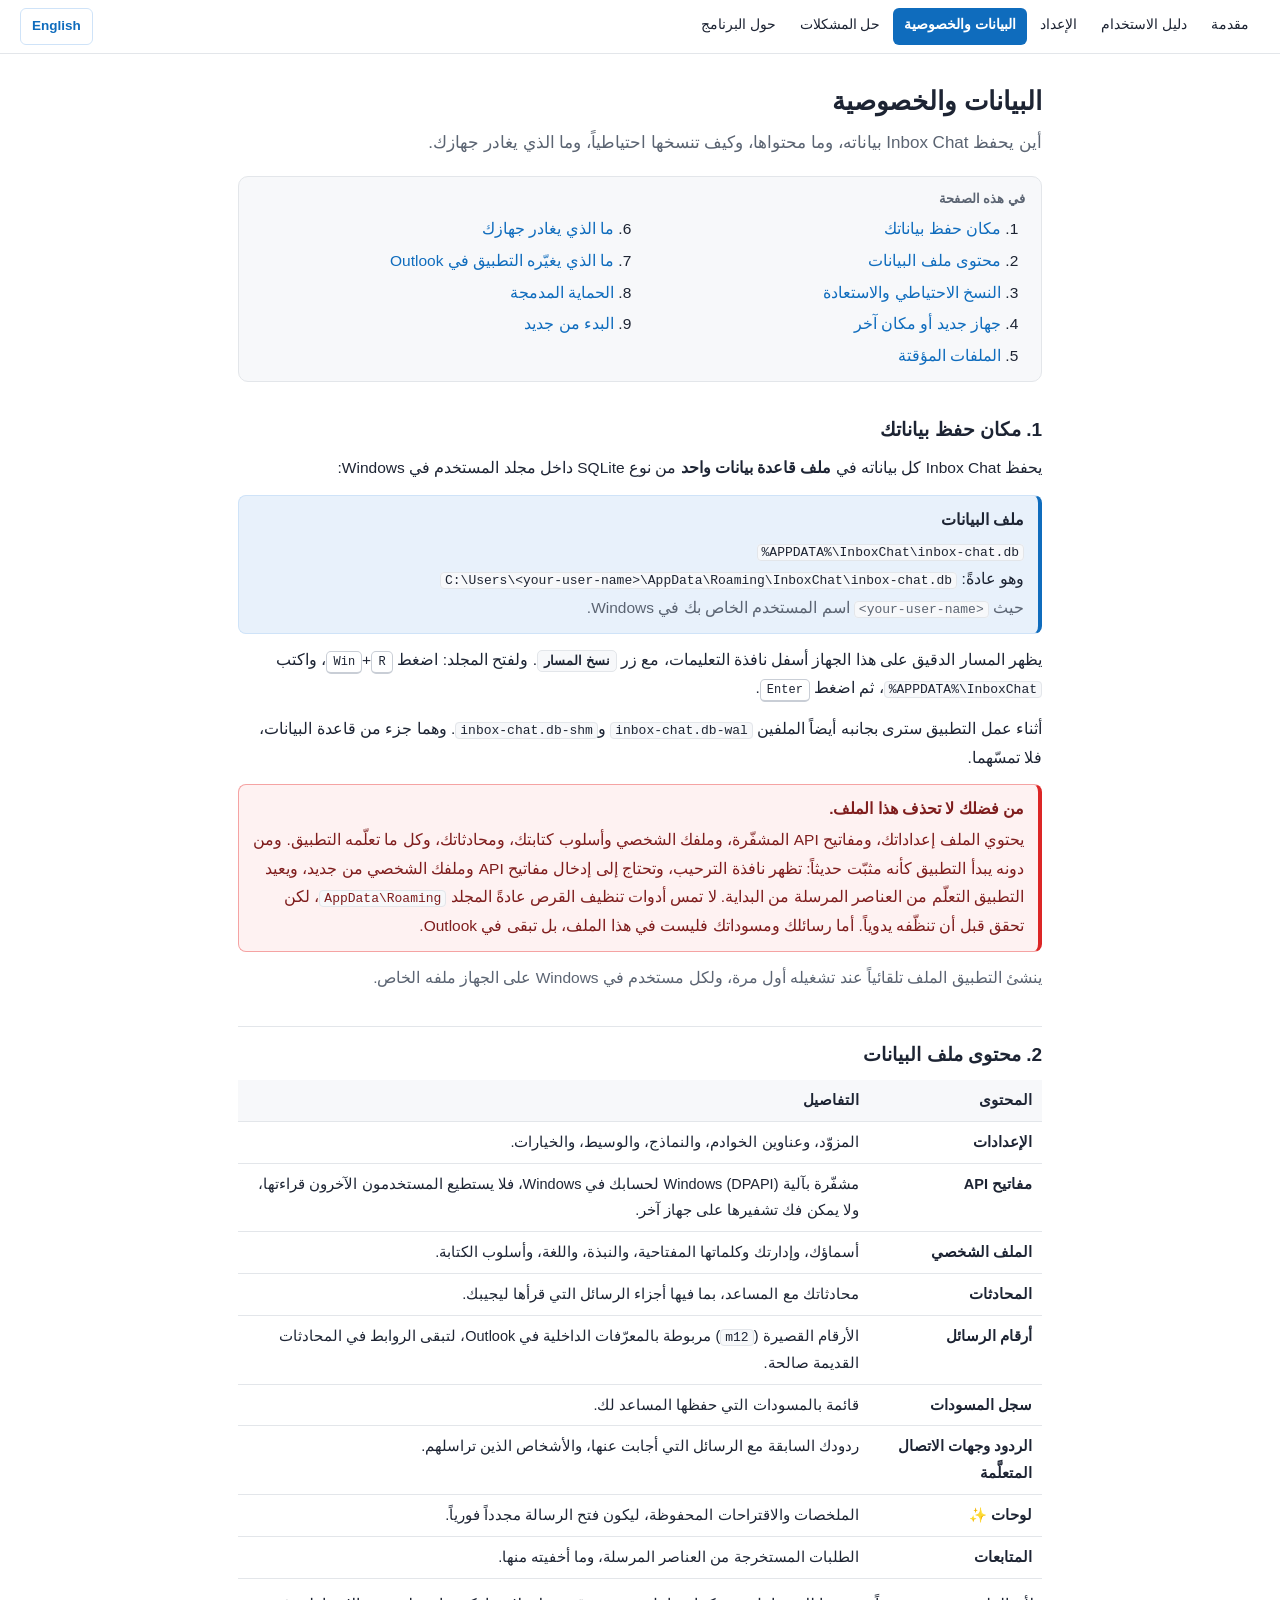
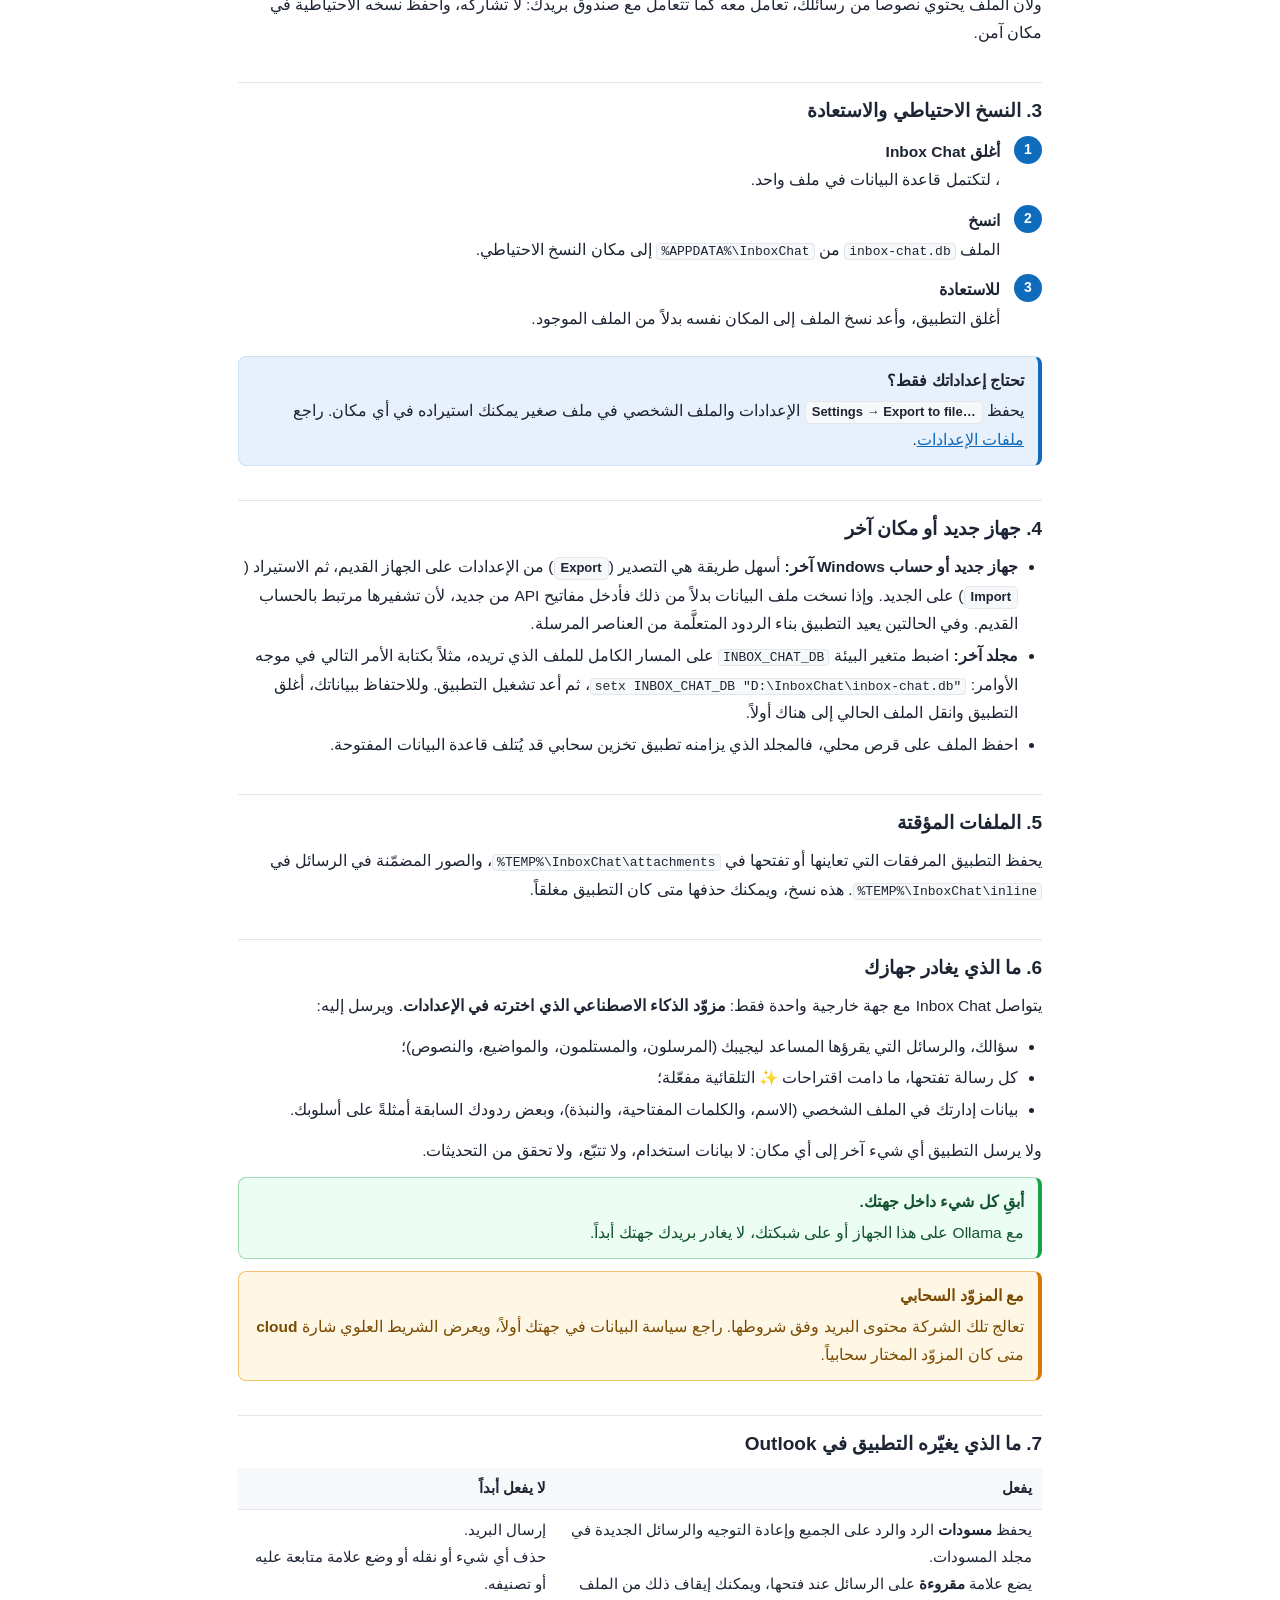
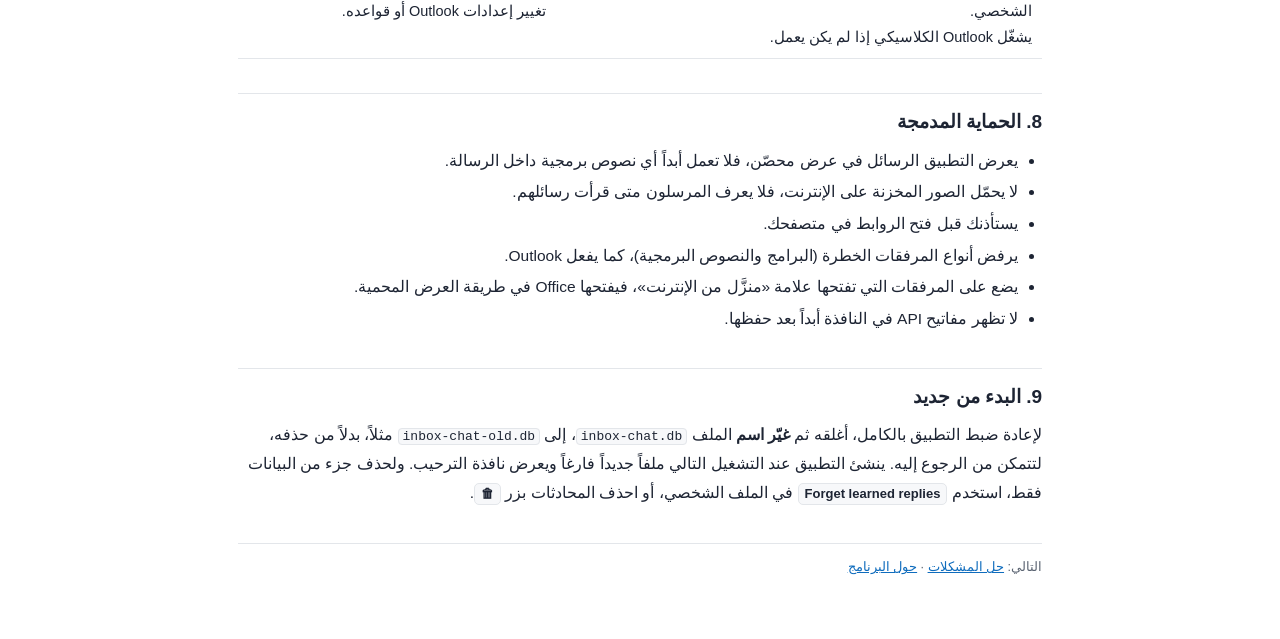
<file: ui/help/ar/data.html>
<!DOCTYPE html>
<html lang="ar" dir="rtl">
<head>
<meta charset="utf-8">
<meta name="viewport" content="width=device-width, initial-scale=1">
<title>البيانات والخصوصية · تعليمات Inbox Chat</title>
<link rel="stylesheet" href="../help.css">
</head>
<body>
<nav class="hnav" aria-label="صفحات التعليمات">
  <a href="index.html">مقدمة</a>
  <a href="guide.html">دليل الاستخدام</a>
  <a href="config.html">الإعداد</a>
  <a href="data.html" aria-current="page">البيانات والخصوصية</a>
  <a href="troubleshooting.html">حل المشكلات</a>
  <a href="about.html">حول البرنامج</a>
  <a href="../data.html" class="lang" lang="en" hreflang="en">English</a>
</nav>
<main>
<h1>البيانات والخصوصية</h1>
<p class="lead">أين يحفظ <span class="en">Inbox Chat</span> بياناته، وما محتواها، وكيف تنسخها احتياطياً، وما الذي يغادر جهازك.</p>

<div class="toc"><b>في هذه الصفحة</b>
  <ol>
    <li><a href="#where">مكان حفظ بياناتك</a></li>
    <li><a href="#inside">محتوى ملف البيانات</a></li>
    <li><a href="#backup">النسخ الاحتياطي والاستعادة</a></li>
    <li><a href="#move">جهاز جديد أو مكان آخر</a></li>
    <li><a href="#temp">الملفات المؤقتة</a></li>
    <li><a href="#leaves">ما الذي يغادر جهازك</a></li>
    <li><a href="#outlook">ما الذي يغيّره التطبيق في Outlook</a></li>
    <li><a href="#safety">الحماية المدمجة</a></li>
    <li><a href="#fresh">البدء من جديد</a></li>
  </ol>
</div>

<h2 id="where">1. مكان حفظ بياناتك</h2>
<p>يحفظ <span class="en">Inbox Chat</span> كل بياناته في <b>ملف قاعدة بيانات واحد</b> من نوع SQLite داخل مجلد المستخدم في Windows:</p>
<div class="callout tip">
  <span class="t">ملف البيانات</span>
  <code>%APPDATA%\InboxChat\inbox-chat.db</code><br>
  وهو عادةً: <code>C:\Users\&lt;your-user-name&gt;\AppData\Roaming\InboxChat\inbox-chat.db</code><br>
  <span class="muted">حيث <code>&lt;your-user-name&gt;</code> اسم المستخدم الخاص بك في Windows.</span>
</div>
<p>يظهر المسار الدقيق على هذا الجهاز أسفل نافذة التعليمات، مع زر <span class="ui">نسخ المسار</span>. ولفتح المجلد: اضغط
  <span class="en"><kbd>Win</kbd>+<kbd>R</kbd></span>، واكتب <code>%APPDATA%\InboxChat</code>، ثم اضغط <kbd>Enter</kbd>.</p>
<p>أثناء عمل التطبيق سترى بجانبه أيضاً الملفين <code>inbox-chat.db-wal</code> و<code>inbox-chat.db-shm</code>. وهما جزء من قاعدة البيانات، فلا تمسّهما.</p>
<div class="callout bad"><span class="t">من فضلك لا تحذف هذا الملف.</span>
  يحتوي الملف إعداداتك، ومفاتيح API المشفّرة، وملفك الشخصي وأسلوب كتابتك، ومحادثاتك، وكل ما تعلّمه التطبيق. ومن دونه يبدأ التطبيق كأنه
  مثبّت حديثاً: تظهر نافذة الترحيب، وتحتاج إلى إدخال مفاتيح API وملفك الشخصي من جديد، ويعيد التطبيق التعلّم من العناصر المرسلة من البداية.
  لا تمس أدوات تنظيف القرص عادةً المجلد <code>AppData\Roaming</code>، لكن تحقق قبل أن تنظّفه يدوياً. أما رسائلك ومسوداتك فليست في هذا الملف،
  بل تبقى في Outlook.</div>
<p class="muted">ينشئ التطبيق الملف تلقائياً عند تشغيله أول مرة، ولكل مستخدم في Windows على الجهاز ملفه الخاص.</p>

<h2 id="inside">2. محتوى ملف البيانات</h2>
<table>
  <tr><th>المحتوى</th><th>التفاصيل</th></tr>
  <tr><td><b>الإعدادات</b></td><td>المزوّد، وعناوين الخوادم، والنماذج، والوسيط، والخيارات.</td></tr>
  <tr><td><b>مفاتيح API</b></td><td>مشفّرة بآلية Windows (DPAPI) لحسابك في Windows، فلا يستطيع المستخدمون الآخرون قراءتها، ولا يمكن فك تشفيرها
    على جهاز آخر.</td></tr>
  <tr><td><b>الملف الشخصي</b></td><td>أسماؤك، وإدارتك وكلماتها المفتاحية، والنبذة، واللغة، وأسلوب الكتابة.</td></tr>
  <tr><td><b>المحادثات</b></td><td>محادثاتك مع المساعد، بما فيها أجزاء الرسائل التي قرأها ليجيبك.</td></tr>
  <tr><td><b>أرقام الرسائل</b></td><td>الأرقام القصيرة (<code>m12</code>) مربوطة بالمعرّفات الداخلية في Outlook، لتبقى الروابط في المحادثات القديمة صالحة.</td></tr>
  <tr><td><b>سجل المسودات</b></td><td>قائمة بالمسودات التي حفظها المساعد لك.</td></tr>
  <tr><td><b>الردود وجهات الاتصال المتعلَّمة</b></td><td>ردودك السابقة مع الرسائل التي أجابت عنها، والأشخاص الذين تراسلهم.</td></tr>
  <tr><td><b>لوحات ✨</b></td><td>الملخصات والاقتراحات المحفوظة، ليكون فتح الرسالة مجدداً فورياً.</td></tr>
  <tr><td><b>المتابعات</b></td><td>الطلبات المستخرجة من العناصر المرسلة، وما أخفيته منها.</td></tr>
</table>
<p>ولأن الملف يحتوي نصوصاً من رسائلك، تعامل معه كما تتعامل مع صندوق بريدك: لا تشاركه، واحفظ نسخه الاحتياطية في مكان آمن.</p>

<h2 id="backup">3. النسخ الاحتياطي والاستعادة</h2>
<ol class="steps">
  <li><b>أغلق <span class="en">Inbox Chat</span></b>، لتكتمل قاعدة البيانات في ملف واحد.</li>
  <li><b>انسخ</b> الملف <code>inbox-chat.db</code> من <code>%APPDATA%\InboxChat</code> إلى مكان النسخ الاحتياطي.</li>
  <li><b>للاستعادة</b> أغلق التطبيق، وأعد نسخ الملف إلى المكان نفسه بدلاً من الملف الموجود.</li>
</ol>
<div class="callout tip"><span class="t">تحتاج إعداداتك فقط؟</span> يحفظ <span class="ui">Settings → Export to file…</span> الإعدادات
  والملف الشخصي في ملف صغير يمكنك استيراده في أي مكان. راجع <a href="config.html#files">ملفات الإعدادات</a>.</div>

<h2 id="move">4. جهاز جديد أو مكان آخر</h2>
<ul>
  <li><b>جهاز جديد أو حساب Windows آخر:</b> أسهل طريقة هي التصدير (<span class="ui">Export</span>) من الإعدادات على الجهاز القديم، ثم الاستيراد
    (<span class="ui">Import</span>) على الجديد. وإذا نسخت ملف البيانات بدلاً من ذلك فأدخل مفاتيح API من جديد، لأن تشفيرها مرتبط بالحساب القديم.
    وفي الحالتين يعيد التطبيق بناء الردود المتعلَّمة من العناصر المرسلة.</li>
  <li><b>مجلد آخر:</b> اضبط متغير البيئة <code>INBOX_CHAT_DB</code> على المسار الكامل للملف الذي تريده، مثلاً بكتابة الأمر التالي في موجه
    الأوامر: <code>setx INBOX_CHAT_DB "D:\InboxChat\inbox-chat.db"</code>، ثم أعد تشغيل التطبيق. وللاحتفاظ ببياناتك، أغلق التطبيق وانقل
    الملف الحالي إلى هناك أولاً.</li>
  <li>احفظ الملف على قرص محلي، فالمجلد الذي يزامنه تطبيق تخزين سحابي قد يُتلف قاعدة البيانات المفتوحة.</li>
</ul>

<h2 id="temp">5. الملفات المؤقتة</h2>
<p>يحفظ التطبيق المرفقات التي تعاينها أو تفتحها في <code>%TEMP%\InboxChat\attachments</code>، والصور المضمّنة في الرسائل في
  <code>%TEMP%\InboxChat\inline</code>. هذه نسخ، ويمكنك حذفها متى كان التطبيق مغلقاً.</p>

<h2 id="leaves">6. ما الذي يغادر جهازك</h2>
<p>يتواصل <span class="en">Inbox Chat</span> مع جهة خارجية واحدة فقط: <b>مزوّد الذكاء الاصطناعي الذي اخترته في الإعدادات</b>. ويرسل إليه:</p>
<ul>
  <li>سؤالك، والرسائل التي يقرؤها المساعد ليجيبك (المرسلون، والمستلمون، والمواضيع، والنصوص)؛</li>
  <li>كل رسالة تفتحها، ما دامت اقتراحات ✨ التلقائية مفعّلة؛</li>
  <li>بيانات إدارتك في الملف الشخصي (الاسم، والكلمات المفتاحية، والنبذة)، وبعض ردودك السابقة أمثلةً على أسلوبك.</li>
</ul>
<p>ولا يرسل التطبيق أي شيء آخر إلى أي مكان: لا بيانات استخدام، ولا تتبّع، ولا تحقق من التحديثات.</p>
<div class="callout ok"><span class="t">أبقِ كل شيء داخل جهتك.</span> مع Ollama على هذا الجهاز أو على شبكتك، لا يغادر بريدك جهتك أبداً.</div>
<div class="callout warn"><span class="t">مع المزوّد السحابي</span> تعالج تلك الشركة محتوى البريد وفق شروطها. راجع سياسة البيانات في جهتك أولاً،
  ويعرض الشريط العلوي شارة <b>cloud</b> متى كان المزوّد المختار سحابياً.</div>

<h2 id="outlook">7. ما الذي يغيّره التطبيق في Outlook</h2>
<table>
  <tr><th>يفعل</th><th>لا يفعل أبداً</th></tr>
  <tr><td>يحفظ <b>مسودات</b> الرد والرد على الجميع وإعادة التوجيه والرسائل الجديدة في مجلد المسودات.<br>
    يضع علامة <b>مقروءة</b> على الرسائل عند فتحها، ويمكنك إيقاف ذلك من الملف الشخصي.<br>
    يشغّل Outlook الكلاسيكي إذا لم يكن يعمل.</td>
    <td>إرسال البريد.<br>حذف أي شيء أو نقله أو وضع علامة متابعة عليه أو تصنيفه.<br>تغيير إعدادات Outlook أو قواعده.</td></tr>
</table>

<h2 id="safety">8. الحماية المدمجة</h2>
<ul>
  <li>يعرض التطبيق الرسائل في عرض محصّن، فلا تعمل أبداً أي نصوص برمجية داخل الرسالة.</li>
  <li>لا يحمّل الصور المخزنة على الإنترنت، فلا يعرف المرسلون متى قرأت رسائلهم.</li>
  <li>يستأذنك قبل فتح الروابط في متصفحك.</li>
  <li>يرفض أنواع المرفقات الخطرة (البرامج والنصوص البرمجية)، كما يفعل Outlook.</li>
  <li>يضع على المرفقات التي تفتحها علامة «منزَّل من الإنترنت»، فيفتحها Office في طريقة العرض المحمية.</li>
  <li>لا تظهر مفاتيح API في النافذة أبداً بعد حفظها.</li>
</ul>

<h2 id="fresh">9. البدء من جديد</h2>
<p>لإعادة ضبط التطبيق بالكامل، أغلقه ثم <b>غيّر اسم</b> الملف <code>inbox-chat.db</code>، إلى <code>inbox-chat-old.db</code> مثلاً، بدلاً من
  حذفه، لتتمكن من الرجوع إليه. ينشئ التطبيق عند التشغيل التالي ملفاً جديداً فارغاً ويعرض نافذة الترحيب. ولحذف جزء من البيانات فقط، استخدم
  <span class="ui">Forget learned replies</span> في الملف الشخصي، أو احذف المحادثات بزر <span class="ui">🗑</span>.</p>
<p class="foot">التالي: <a href="troubleshooting.html">حل المشكلات</a> · <a href="about.html">حول البرنامج</a></p>
</main>
</body>
</html>
</file>
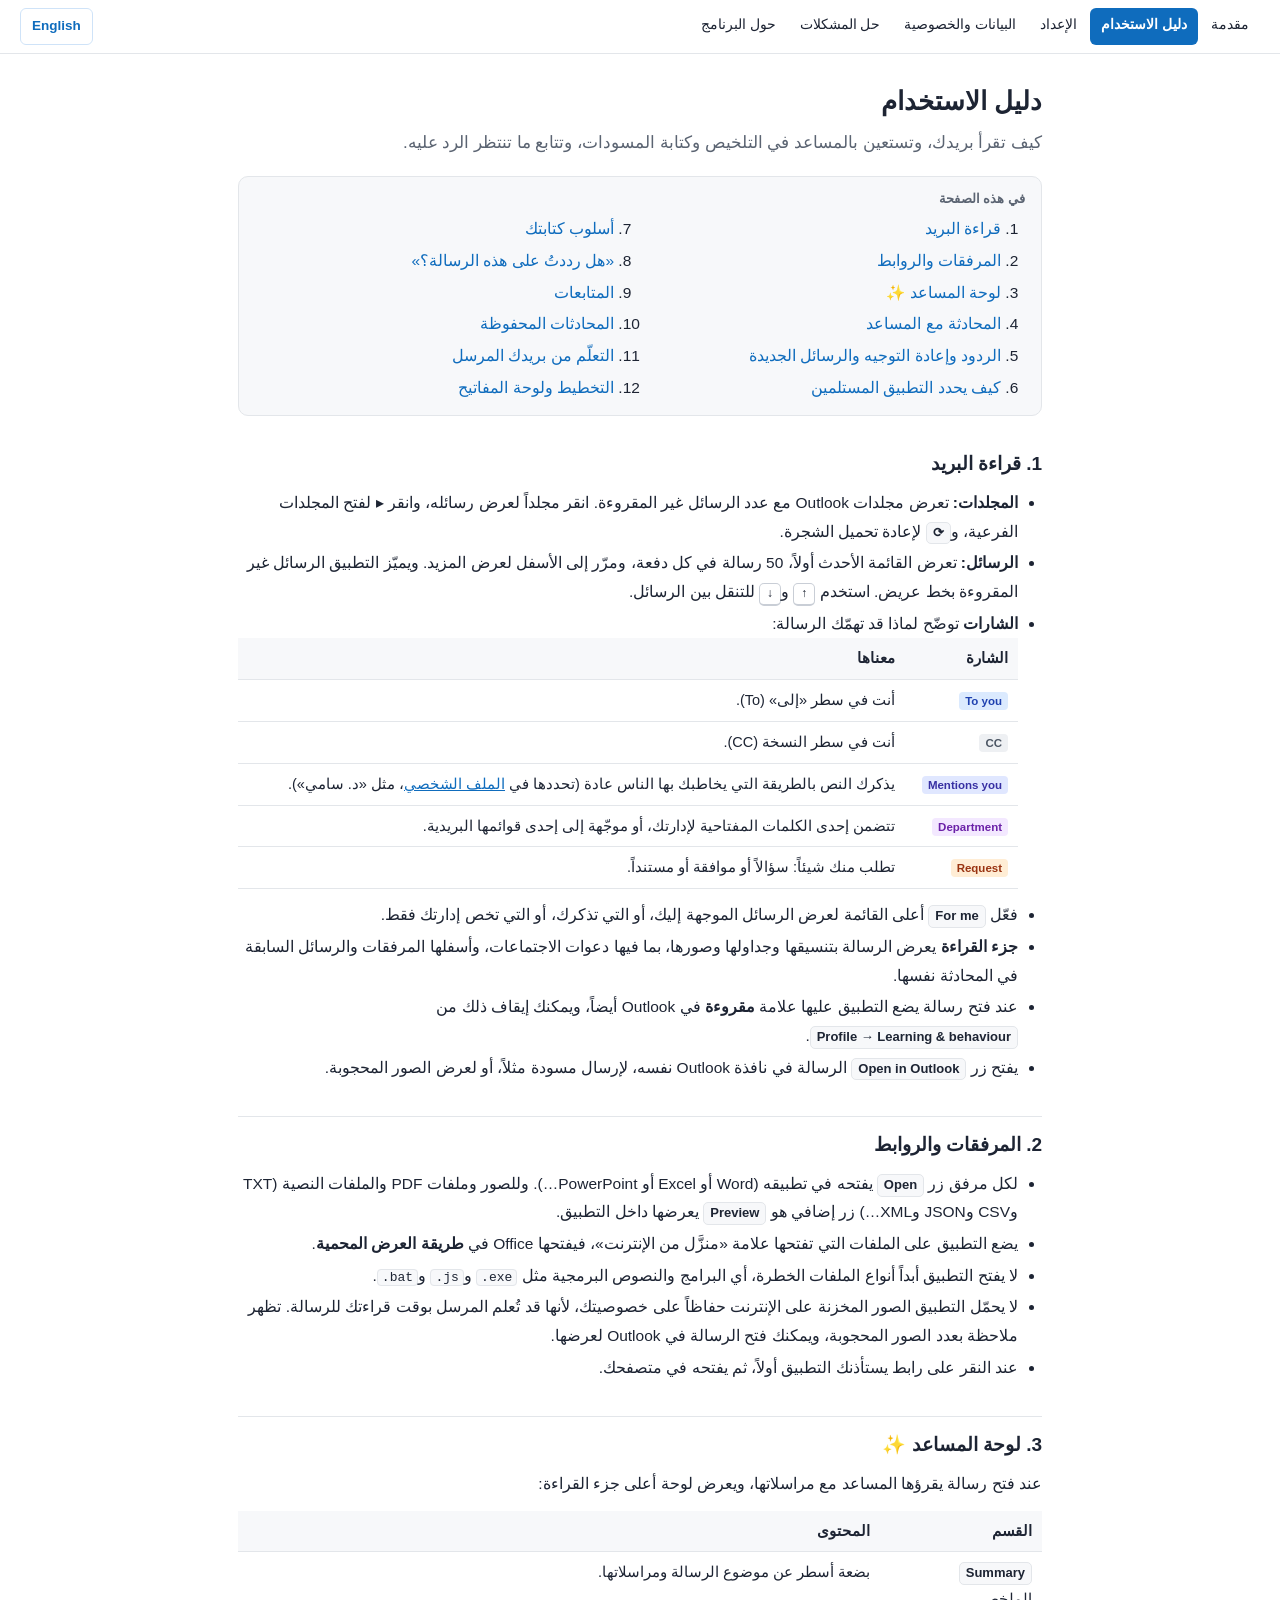
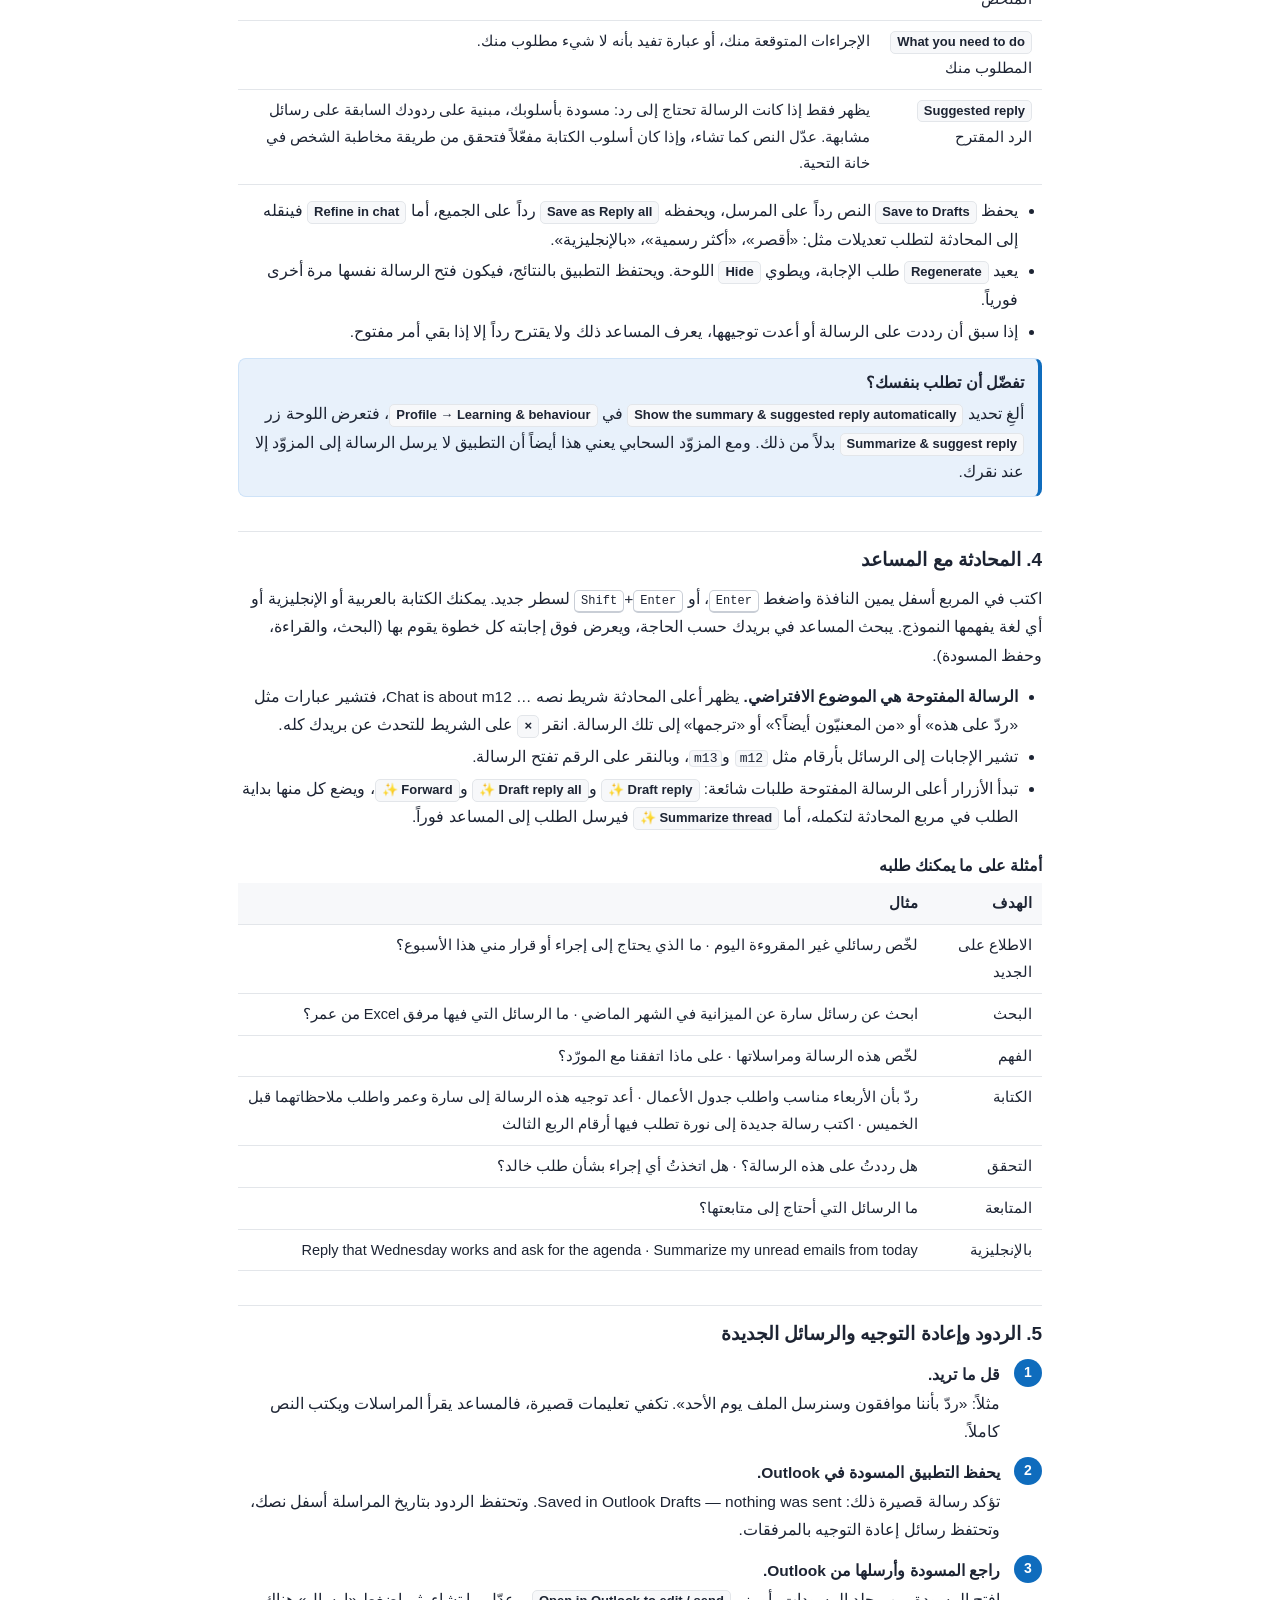
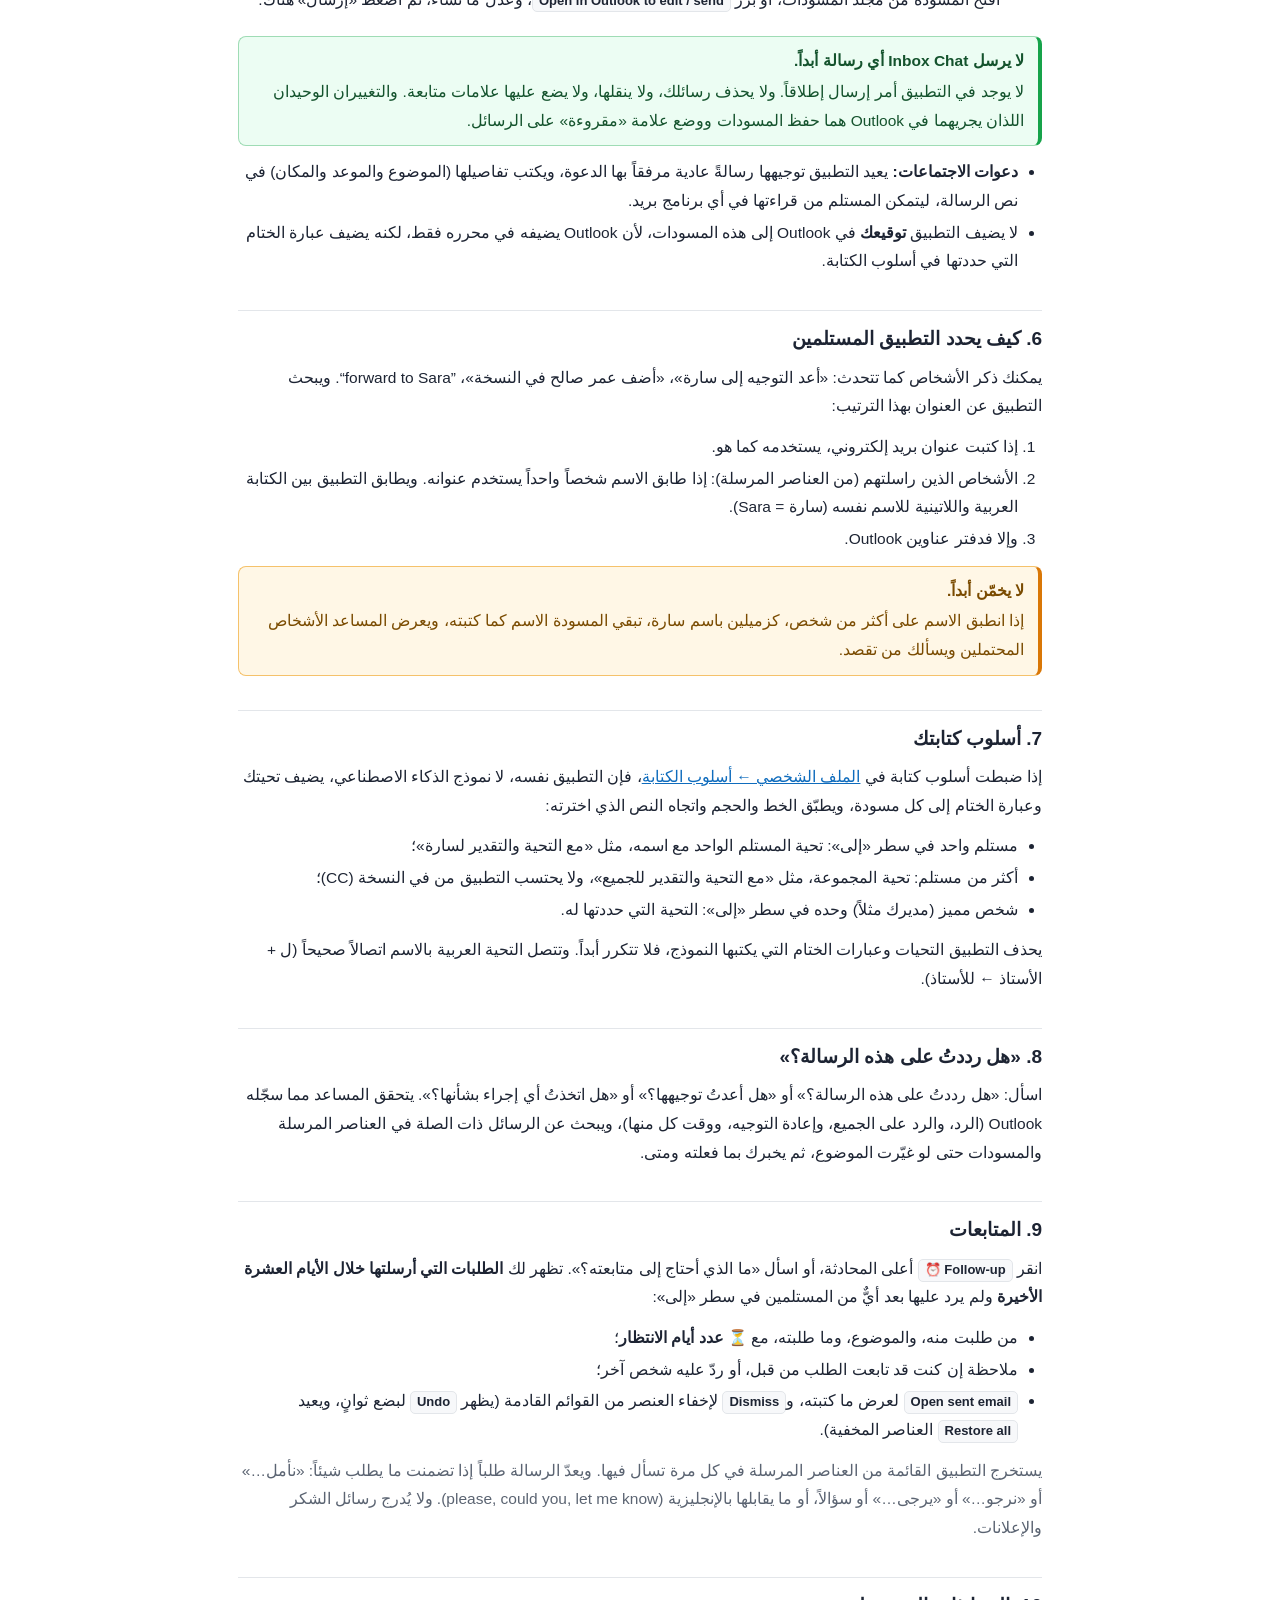
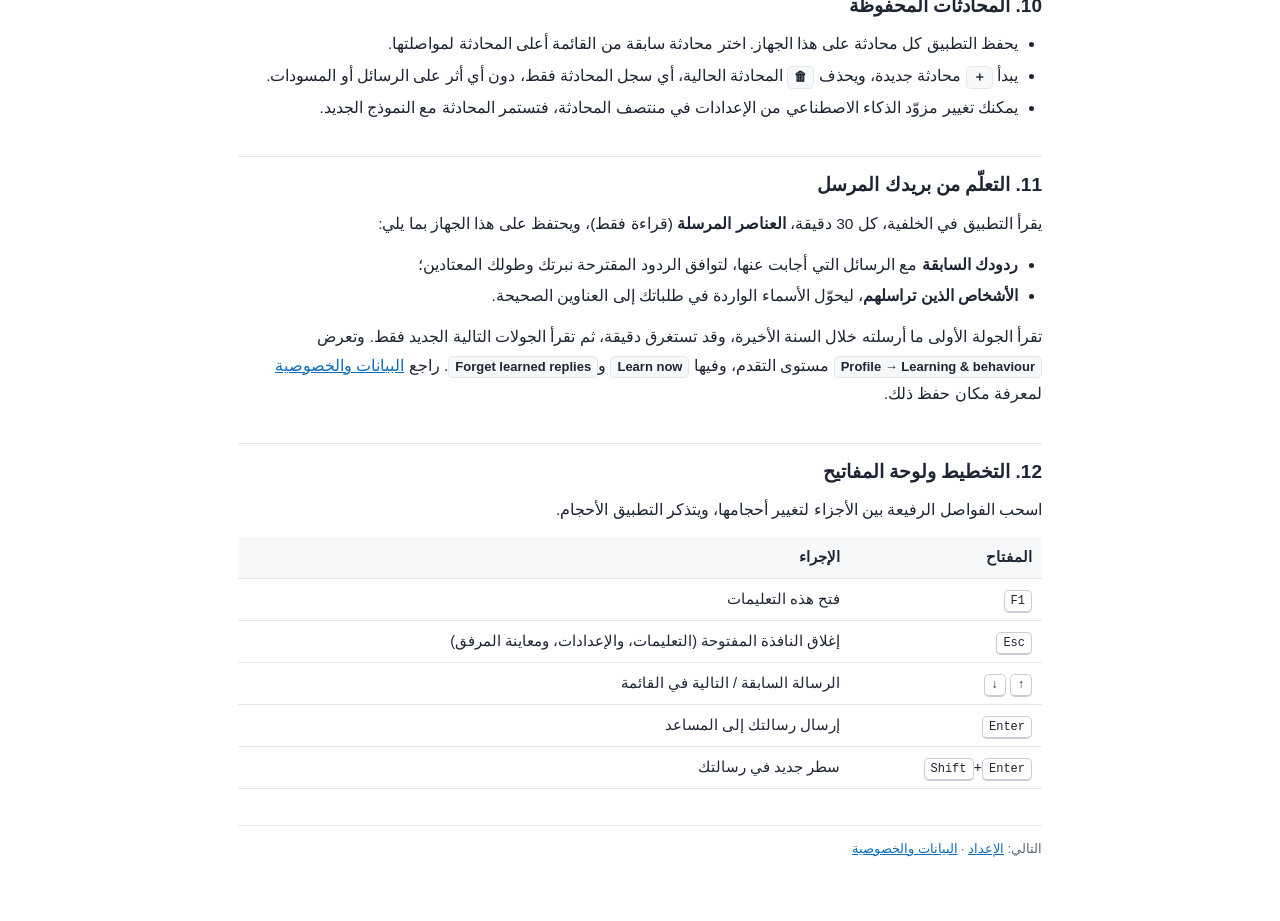
<file: ui/help/ar/guide.html>
<!DOCTYPE html>
<html lang="ar" dir="rtl">
<head>
<meta charset="utf-8">
<meta name="viewport" content="width=device-width, initial-scale=1">
<title>دليل الاستخدام · تعليمات Inbox Chat</title>
<link rel="stylesheet" href="../help.css">
</head>
<body>
<nav class="hnav" aria-label="صفحات التعليمات">
  <a href="index.html">مقدمة</a>
  <a href="guide.html" aria-current="page">دليل الاستخدام</a>
  <a href="config.html">الإعداد</a>
  <a href="data.html">البيانات والخصوصية</a>
  <a href="troubleshooting.html">حل المشكلات</a>
  <a href="about.html">حول البرنامج</a>
  <a href="../guide.html" class="lang" lang="en" hreflang="en">English</a>
</nav>
<main>
<h1>دليل الاستخدام</h1>
<p class="lead">كيف تقرأ بريدك، وتستعين بالمساعد في التلخيص وكتابة المسودات، وتتابع ما تنتظر الرد عليه.</p>

<div class="toc"><b>في هذه الصفحة</b>
  <ol>
    <li><a href="#reading">قراءة البريد</a></li>
    <li><a href="#attachments">المرفقات والروابط</a></li>
    <li><a href="#insights">لوحة المساعد ✨</a></li>
    <li><a href="#chat">المحادثة مع المساعد</a></li>
    <li><a href="#drafts">الردود وإعادة التوجيه والرسائل الجديدة</a></li>
    <li><a href="#recipients">كيف يحدد التطبيق المستلمين</a></li>
    <li><a href="#style">أسلوب كتابتك</a></li>
    <li><a href="#related">«هل رددتُ على هذه الرسالة؟»</a></li>
    <li><a href="#followups">المتابعات</a></li>
    <li><a href="#conversations">المحادثات المحفوظة</a></li>
    <li><a href="#learning">التعلّم من بريدك المرسل</a></li>
    <li><a href="#keys">التخطيط ولوحة المفاتيح</a></li>
  </ol>
</div>

<h2 id="reading">1. قراءة البريد</h2>
<ul>
  <li><b>المجلدات:</b> تعرض مجلدات Outlook مع عدد الرسائل غير المقروءة. انقر مجلداً لعرض رسائله، وانقر ▸ لفتح المجلدات الفرعية،
    و<span class="ui">⟳</span> لإعادة تحميل الشجرة.</li>
  <li><b>الرسائل:</b> تعرض القائمة الأحدث أولاً، 50 رسالة في كل دفعة، ومرّر إلى الأسفل لعرض المزيد. ويميّز التطبيق الرسائل غير المقروءة
    بخط عريض. استخدم <kbd>↑</kbd> و<kbd>↓</kbd> للتنقل بين الرسائل.</li>
  <li><b>الشارات</b> توضّح لماذا قد تهمّك الرسالة:
    <table>
      <tr><th>الشارة</th><th>معناها</th></tr>
      <tr><td><span class="tag to_you">To you</span></td><td>أنت في سطر «إلى» (To).</td></tr>
      <tr><td><span class="tag cc_you">CC</span></td><td>أنت في سطر النسخة (CC).</td></tr>
      <tr><td><span class="tag mentions_you">Mentions you</span></td><td>يذكرك النص بالطريقة التي يخاطبك بها الناس عادة
        (تحددها في <a href="config.html#profile">الملف الشخصي</a>، مثل «د. سامي»).</td></tr>
      <tr><td><span class="tag department">Department</span></td><td>تتضمن إحدى الكلمات المفتاحية لإدارتك، أو موجّهة إلى إحدى قوائمها البريدية.</td></tr>
      <tr><td><span class="tag request">Request</span></td><td>تطلب منك شيئاً: سؤالاً أو موافقة أو مستنداً.</td></tr>
    </table>
  </li>
  <li>فعّل <span class="ui">For me</span> أعلى القائمة لعرض الرسائل الموجهة إليك، أو التي تذكرك، أو التي تخص إدارتك فقط.</li>
  <li><b>جزء القراءة</b> يعرض الرسالة بتنسيقها وجداولها وصورها، بما فيها دعوات الاجتماعات، وأسفلها المرفقات والرسائل السابقة في المحادثة نفسها.</li>
  <li>عند فتح رسالة يضع التطبيق عليها علامة <b>مقروءة</b> في Outlook أيضاً، ويمكنك إيقاف ذلك من
    <span class="ui">Profile → Learning &amp; behaviour</span>.</li>
  <li>يفتح زر <span class="ui">Open in Outlook</span> الرسالة في نافذة Outlook نفسه، لإرسال مسودة مثلاً، أو لعرض الصور المحجوبة.</li>
</ul>

<h2 id="attachments">2. المرفقات والروابط</h2>
<ul>
  <li>لكل مرفق زر <span class="ui">Open</span> يفتحه في تطبيقه (Word أو Excel أو PowerPoint…). وللصور وملفات PDF والملفات النصية
    (TXT وCSV وJSON وXML…) زر إضافي هو <span class="ui">Preview</span> يعرضها داخل التطبيق.</li>
  <li>يضع التطبيق على الملفات التي تفتحها علامة «منزَّل من الإنترنت»، فيفتحها Office في <b>طريقة العرض المحمية</b>.</li>
  <li>لا يفتح التطبيق أبداً أنواع الملفات الخطرة، أي البرامج والنصوص البرمجية مثل <code>.exe</code> و<code>.js</code> و<code>.bat</code>.</li>
  <li>لا يحمّل التطبيق الصور المخزنة على الإنترنت حفاظاً على خصوصيتك، لأنها قد تُعلم المرسل بوقت قراءتك للرسالة. تظهر ملاحظة بعدد
    الصور المحجوبة، ويمكنك فتح الرسالة في Outlook لعرضها.</li>
  <li>عند النقر على رابط يستأذنك التطبيق أولاً، ثم يفتحه في متصفحك.</li>
</ul>

<h2 id="insights">3. لوحة المساعد ✨</h2>
<p>عند فتح رسالة يقرؤها المساعد مع مراسلاتها، ويعرض لوحة أعلى جزء القراءة:</p>
<table>
  <tr><th>القسم</th><th>المحتوى</th></tr>
  <tr><td><span class="ui">Summary</span><br>الملخص</td><td>بضعة أسطر عن موضوع الرسالة ومراسلاتها.</td></tr>
  <tr><td><span class="ui">What you need to do</span><br>المطلوب منك</td><td>الإجراءات المتوقعة منك، أو عبارة تفيد بأنه لا شيء مطلوب منك.</td></tr>
  <tr><td><span class="ui">Suggested reply</span><br>الرد المقترح</td><td>يظهر فقط إذا كانت الرسالة تحتاج إلى رد: مسودة بأسلوبك، مبنية على ردودك
    السابقة على رسائل مشابهة. عدّل النص كما تشاء، وإذا كان أسلوب الكتابة مفعّلاً فتحقق من طريقة مخاطبة الشخص في خانة التحية.</td></tr>
</table>
<ul>
  <li>يحفظ <span class="ui">Save to Drafts</span> النص رداً على المرسل، ويحفظه <span class="ui">Save as Reply all</span> رداً على الجميع،
    أما <span class="ui">Refine in chat</span> فينقله إلى المحادثة لتطلب تعديلات مثل: «أقصر»، «أكثر رسمية»، «بالإنجليزية».</li>
  <li>يعيد <span class="ui">Regenerate</span> طلب الإجابة، ويطوي <span class="ui">Hide</span> اللوحة. ويحتفظ التطبيق بالنتائج، فيكون فتح
    الرسالة نفسها مرة أخرى فورياً.</li>
  <li>إذا سبق أن رددت على الرسالة أو أعدت توجيهها، يعرف المساعد ذلك ولا يقترح رداً إلا إذا بقي أمر مفتوح.</li>
</ul>
<div class="callout tip"><span class="t">تفضّل أن تطلب بنفسك؟</span>
  ألغِ تحديد <span class="ui">Show the summary &amp; suggested reply automatically</span> في
  <span class="ui">Profile → Learning &amp; behaviour</span>، فتعرض اللوحة زر <span class="ui">Summarize &amp; suggest reply</span>
  بدلاً من ذلك. ومع المزوّد السحابي يعني هذا أيضاً أن التطبيق لا يرسل الرسالة إلى المزوّد إلا عند نقرك.</div>

<h2 id="chat">4. المحادثة مع المساعد</h2>
<p>اكتب في المربع أسفل يمين النافذة واضغط <kbd>Enter</kbd>، أو <span class="en"><kbd>Shift</kbd>+<kbd>Enter</kbd></span> لسطر جديد.
  يمكنك الكتابة بالعربية أو الإنجليزية أو أي لغة يفهمها النموذج. يبحث المساعد في بريدك حسب الحاجة، ويعرض فوق إجابته كل خطوة
  يقوم بها (البحث، والقراءة، وحفظ المسودة).</p>
<ul>
  <li><b>الرسالة المفتوحة هي الموضوع الافتراضي.</b> يظهر أعلى المحادثة شريط نصه <span class="en">Chat is about m12 …</span>،
    فتشير عبارات مثل «ردّ على هذه» أو «من المعنيّون أيضاً؟» أو «ترجمها» إلى تلك الرسالة. انقر <span class="ui">×</span> على الشريط
    للتحدث عن بريدك كله.</li>
  <li>تشير الإجابات إلى الرسائل بأرقام مثل <code>m12</code> و<code>m13</code>، وبالنقر على الرقم تفتح الرسالة.</li>
  <li>تبدأ الأزرار أعلى الرسالة المفتوحة طلبات شائعة: <span class="ui">✨ Draft reply</span> و<span class="ui">✨ Draft reply all</span>
    و<span class="ui">✨ Forward</span>، ويضع كل منها بداية الطلب في مربع المحادثة لتكمله، أما <span class="ui">✨ Summarize thread</span>
    فيرسل الطلب إلى المساعد فوراً.</li>
</ul>
<h3>أمثلة على ما يمكنك طلبه</h3>
<table>
  <tr><th>الهدف</th><th>مثال</th></tr>
  <tr><td>الاطلاع على الجديد</td><td>لخّص رسائلي غير المقروءة اليوم · ما الذي يحتاج إلى إجراء أو قرار مني هذا الأسبوع؟</td></tr>
  <tr><td>البحث</td><td>ابحث عن رسائل سارة عن الميزانية في الشهر الماضي · ما الرسائل التي فيها مرفق Excel من عمر؟</td></tr>
  <tr><td>الفهم</td><td>لخّص هذه الرسالة ومراسلاتها · على ماذا اتفقنا مع المورّد؟</td></tr>
  <tr><td>الكتابة</td><td>ردّ بأن الأربعاء مناسب واطلب جدول الأعمال · أعد توجيه هذه الرسالة إلى سارة وعمر واطلب ملاحظاتهما قبل الخميس ·
    اكتب رسالة جديدة إلى نورة تطلب فيها أرقام الربع الثالث</td></tr>
  <tr><td>التحقق</td><td>هل رددتُ على هذه الرسالة؟ · هل اتخذتُ أي إجراء بشأن طلب خالد؟</td></tr>
  <tr><td>المتابعة</td><td>ما الرسائل التي أحتاج إلى متابعتها؟</td></tr>
  <tr><td>بالإنجليزية</td><td><span class="en">Summarize my unread emails from today</span> ·
    <span class="en">Reply that Wednesday works and ask for the agenda</span></td></tr>
</table>

<h2 id="drafts">5. الردود وإعادة التوجيه والرسائل الجديدة</h2>
<ol class="steps">
  <li><b>قل ما تريد.</b> مثلاً: «ردّ بأننا موافقون وسنرسل الملف يوم الأحد». تكفي تعليمات قصيرة، فالمساعد يقرأ المراسلات ويكتب النص كاملاً.</li>
  <li><b>يحفظ التطبيق المسودة في Outlook.</b> تؤكد رسالة قصيرة ذلك: <span class="en">Saved in Outlook Drafts — nothing was sent</span>.
    وتحتفظ الردود بتاريخ المراسلة أسفل نصك، وتحتفظ رسائل إعادة التوجيه بالمرفقات.</li>
  <li><b>راجع المسودة وأرسلها من Outlook.</b> افتح المسودة من مجلد المسودات، أو بزر <span class="ui">Open in Outlook to edit / send</span>،
    وعدّل ما تشاء، ثم اضغط «إرسال» هناك.</li>
</ol>
<div class="callout ok"><span class="t">لا يرسل <span class="en">Inbox Chat</span> أي رسالة أبداً.</span> لا يوجد في التطبيق أمر إرسال إطلاقاً.
  ولا يحذف رسائلك، ولا ينقلها، ولا يضع عليها علامات متابعة. والتغييران الوحيدان اللذان يجريهما في Outlook هما حفظ المسودات ووضع علامة
  «مقروءة» على الرسائل.</div>
<ul>
  <li><b>دعوات الاجتماعات:</b> يعيد التطبيق توجيهها رسالةً عادية مرفقاً بها الدعوة، ويكتب تفاصيلها (الموضوع والموعد والمكان) في نص
    الرسالة، ليتمكن المستلم من قراءتها في أي برنامج بريد.</li>
  <li>لا يضيف التطبيق <b>توقيعك</b> في Outlook إلى هذه المسودات، لأن Outlook يضيفه في محرره فقط، لكنه يضيف عبارة الختام التي
    حددتها في أسلوب الكتابة.</li>
</ul>

<h2 id="recipients">6. كيف يحدد التطبيق المستلمين</h2>
<p>يمكنك ذكر الأشخاص كما تتحدث: «أعد التوجيه إلى سارة»، «أضف عمر صالح في النسخة»، <span class="en">“forward to Sara”</span>.
  ويبحث التطبيق عن العنوان بهذا الترتيب:</p>
<ol>
  <li>إذا كتبت عنوان بريد إلكتروني، يستخدمه كما هو.</li>
  <li>الأشخاص الذين راسلتهم (من العناصر المرسلة): إذا طابق الاسم شخصاً واحداً يستخدم عنوانه. ويطابق التطبيق بين الكتابة العربية
    واللاتينية للاسم نفسه (سارة = <span class="en">Sara</span>).</li>
  <li>وإلا فدفتر عناوين Outlook.</li>
</ol>
<div class="callout warn"><span class="t">لا يخمّن أبداً.</span> إذا انطبق الاسم على أكثر من شخص، كزميلين باسم سارة، تبقي المسودة الاسم كما
  كتبته، ويعرض المساعد الأشخاص المحتملين ويسألك من تقصد.</div>

<h2 id="style">7. أسلوب كتابتك</h2>
<p>إذا ضبطت أسلوب كتابة في <a href="config.html#style">الملف الشخصي ← أسلوب الكتابة</a>، فإن التطبيق نفسه، لا نموذج الذكاء الاصطناعي،
  يضيف تحيتك وعبارة الختام إلى كل مسودة، ويطبّق الخط والحجم واتجاه النص الذي اخترته:</p>
<ul>
  <li>مستلم واحد في سطر «إلى»: تحية المستلم الواحد مع اسمه، مثل «مع التحية والتقدير لسارة»؛</li>
  <li>أكثر من مستلم: تحية المجموعة، مثل «مع التحية والتقدير للجميع»، ولا يحتسب التطبيق من في النسخة (CC)؛</li>
  <li>شخص مميز (مديرك مثلاً) وحده في سطر «إلى»: التحية التي حددتها له.</li>
</ul>
<p>يحذف التطبيق التحيات وعبارات الختام التي يكتبها النموذج، فلا تتكرر أبداً. وتتصل التحية العربية بالاسم اتصالاً صحيحاً
  (ل + الأستاذ ← للأستاذ).</p>

<h2 id="related">8. «هل رددتُ على هذه الرسالة؟»</h2>
<p>اسأل: «هل رددتُ على هذه الرسالة؟» أو «هل أعدتُ توجيهها؟» أو «هل اتخذتُ أي إجراء بشأنها؟». يتحقق المساعد مما سجّله Outlook
  (الرد، والرد على الجميع، وإعادة التوجيه، ووقت كل منها)، ويبحث عن الرسائل ذات الصلة في العناصر المرسلة والمسودات حتى لو غيّرت
  الموضوع، ثم يخبرك بما فعلته ومتى.</p>

<h2 id="followups">9. المتابعات</h2>
<p>انقر <span class="ui">⏰ Follow-up</span> أعلى المحادثة، أو اسأل «ما الذي أحتاج إلى متابعته؟». تظهر لك <b>الطلبات التي أرسلتها
  خلال الأيام العشرة الأخيرة</b> ولم يرد عليها بعد أيٌّ من المستلمين في سطر «إلى»:</p>
<ul>
  <li>من طلبت منه، والموضوع، وما طلبته، مع <b>⏳ عدد أيام الانتظار</b>؛</li>
  <li>ملاحظة إن كنت قد تابعت الطلب من قبل، أو ردّ عليه شخص آخر؛</li>
  <li><span class="ui">Open sent email</span> لعرض ما كتبته، و<span class="ui">Dismiss</span> لإخفاء العنصر من القوائم القادمة
    (يظهر <span class="ui">Undo</span> لبضع ثوانٍ، ويعيد <span class="ui">Restore all</span> العناصر المخفية).</li>
</ul>
<p class="muted">يستخرج التطبيق القائمة من العناصر المرسلة في كل مرة تسأل فيها. ويعدّ الرسالة طلباً إذا تضمنت ما يطلب شيئاً:
  «نأمل…» أو «نرجو…» أو «يرجى…» أو سؤالاً، أو ما يقابلها بالإنجليزية (<span class="en">please, could you, let me know</span>).
  ولا يُدرج رسائل الشكر والإعلانات.</p>

<h2 id="conversations">10. المحادثات المحفوظة</h2>
<ul>
  <li>يحفظ التطبيق كل محادثة على هذا الجهاز. اختر محادثة سابقة من القائمة أعلى المحادثة لمواصلتها.</li>
  <li>يبدأ <span class="ui">＋</span> محادثة جديدة، ويحذف <span class="ui">🗑</span> المحادثة الحالية، أي سجل المحادثة فقط، دون أي أثر
    على الرسائل أو المسودات.</li>
  <li>يمكنك تغيير مزوّد الذكاء الاصطناعي من الإعدادات في منتصف المحادثة، فتستمر المحادثة مع النموذج الجديد.</li>
</ul>

<h2 id="learning">11. التعلّم من بريدك المرسل</h2>
<p>يقرأ التطبيق في الخلفية، كل 30 دقيقة، <b>العناصر المرسلة</b> (قراءة فقط)، ويحتفظ على هذا الجهاز بما يلي:</p>
<ul>
  <li><b>ردودك السابقة</b> مع الرسائل التي أجابت عنها، لتوافق الردود المقترحة نبرتك وطولك المعتادين؛</li>
  <li><b>الأشخاص الذين تراسلهم</b>، ليحوّل الأسماء الواردة في طلباتك إلى العناوين الصحيحة.</li>
</ul>
<p>تقرأ الجولة الأولى ما أرسلته خلال السنة الأخيرة، وقد تستغرق دقيقة، ثم تقرأ الجولات التالية الجديد فقط. وتعرض
  <span class="ui">Profile → Learning &amp; behaviour</span> مستوى التقدم، وفيها <span class="ui">Learn now</span> و<span class="ui">Forget learned replies</span>.
  راجع <a href="data.html">البيانات والخصوصية</a> لمعرفة مكان حفظ ذلك.</p>

<h2 id="keys">12. التخطيط ولوحة المفاتيح</h2>
<p>اسحب الفواصل الرفيعة بين الأجزاء لتغيير أحجامها، ويتذكر التطبيق الأحجام.</p>
<table>
  <tr><th>المفتاح</th><th>الإجراء</th></tr>
  <tr><td><kbd>F1</kbd></td><td>فتح هذه التعليمات</td></tr>
  <tr><td><kbd>Esc</kbd></td><td>إغلاق النافذة المفتوحة (التعليمات، والإعدادات، ومعاينة المرفق)</td></tr>
  <tr><td><kbd>↑</kbd> <kbd>↓</kbd></td><td>الرسالة السابقة / التالية في القائمة</td></tr>
  <tr><td><kbd>Enter</kbd></td><td>إرسال رسالتك إلى المساعد</td></tr>
  <tr><td><span class="en"><kbd>Shift</kbd>+<kbd>Enter</kbd></span></td><td>سطر جديد في رسالتك</td></tr>
</table>
<p class="foot">التالي: <a href="config.html">الإعداد</a> · <a href="data.html">البيانات والخصوصية</a></p>
</main>
</body>
</html>
</file>
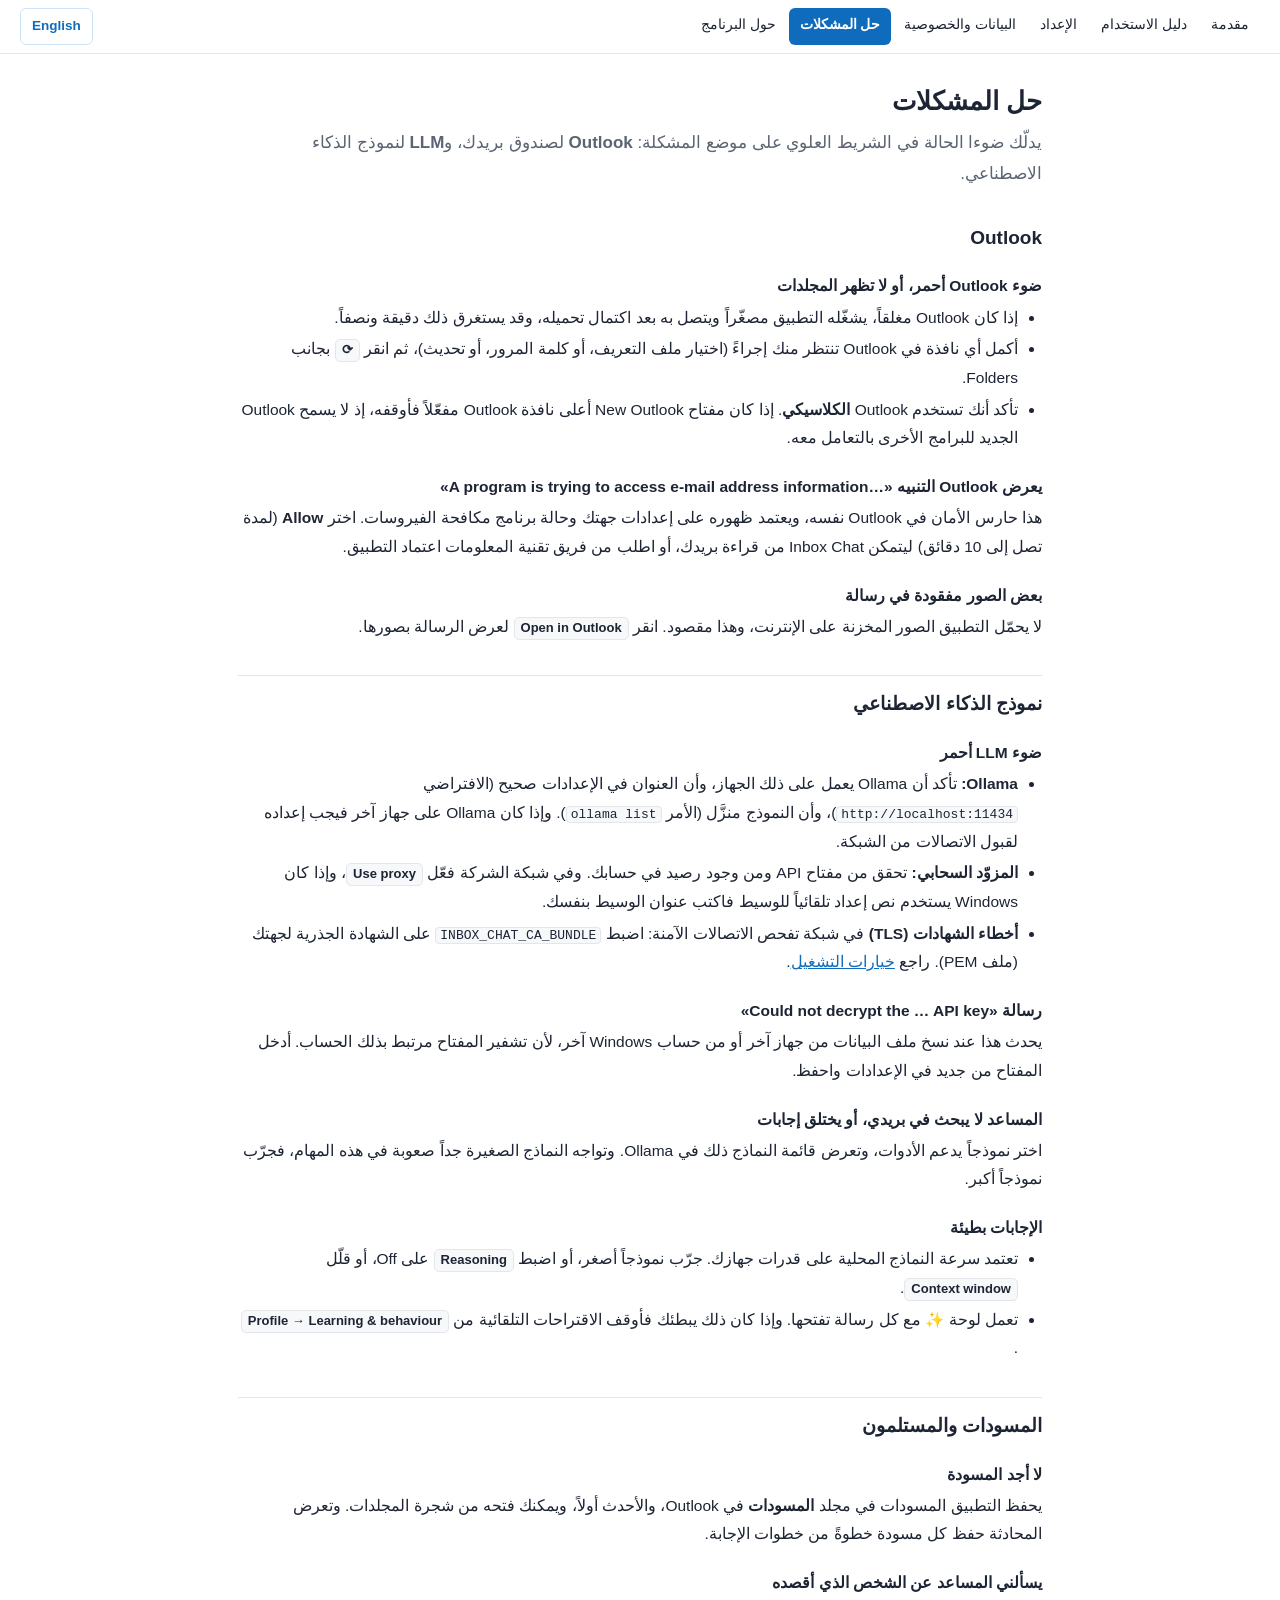
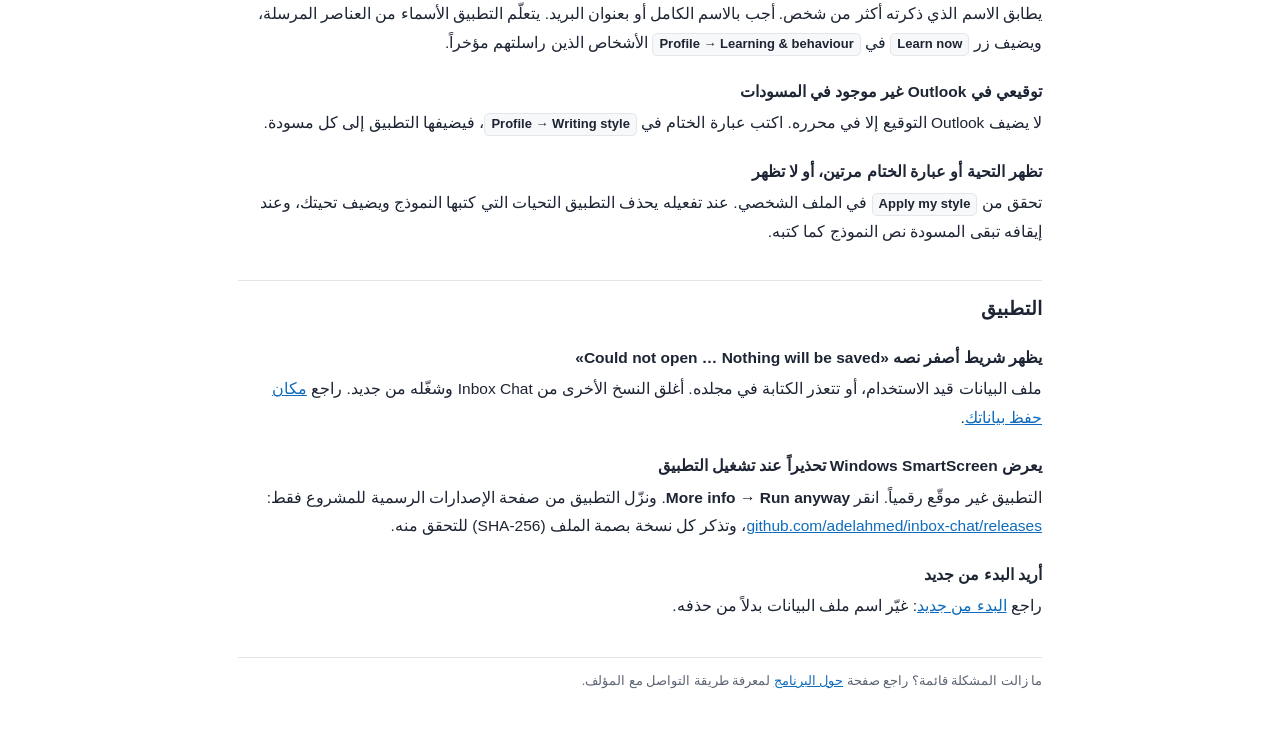
<file: ui/help/ar/troubleshooting.html>
<!DOCTYPE html>
<html lang="ar" dir="rtl">
<head>
<meta charset="utf-8">
<meta name="viewport" content="width=device-width, initial-scale=1">
<title>حل المشكلات · تعليمات Inbox Chat</title>
<link rel="stylesheet" href="../help.css">
</head>
<body>
<nav class="hnav" aria-label="صفحات التعليمات">
  <a href="index.html">مقدمة</a>
  <a href="guide.html">دليل الاستخدام</a>
  <a href="config.html">الإعداد</a>
  <a href="data.html">البيانات والخصوصية</a>
  <a href="troubleshooting.html" aria-current="page">حل المشكلات</a>
  <a href="about.html">حول البرنامج</a>
  <a href="../troubleshooting.html" class="lang" lang="en" hreflang="en">English</a>
</nav>
<main>
<h1>حل المشكلات</h1>
<p class="lead">يدلّك ضوءا الحالة في الشريط العلوي على موضع المشكلة: <b>Outlook</b> لصندوق بريدك، و<b>LLM</b> لنموذج الذكاء الاصطناعي.</p>

<h2>Outlook</h2>
<h3>ضوء Outlook أحمر، أو لا تظهر المجلدات</h3>
<ul>
  <li>إذا كان Outlook مغلقاً، يشغّله التطبيق مصغّراً ويتصل به بعد اكتمال تحميله، وقد يستغرق ذلك دقيقة ونصفاً.</li>
  <li>أكمل أي نافذة في Outlook تنتظر منك إجراءً (اختيار ملف التعريف، أو كلمة المرور، أو تحديث)، ثم انقر <span class="ui">⟳</span> بجانب
    <span class="en">Folders</span>.</li>
  <li>تأكد أنك تستخدم Outlook <b>الكلاسيكي</b>. إذا كان مفتاح <span class="en">New Outlook</span> أعلى نافذة Outlook مفعّلاً فأوقفه، إذ لا يسمح
    Outlook الجديد للبرامج الأخرى بالتعامل معه.</li>
</ul>
<h3>يعرض Outlook التنبيه «<span class="en">A program is trying to access e-mail address information…</span>»</h3>
<p>هذا حارس الأمان في Outlook نفسه، ويعتمد ظهوره على إعدادات جهتك وحالة برنامج مكافحة الفيروسات. اختر <b class="en">Allow</b> (لمدة تصل
  إلى 10 دقائق) ليتمكن <span class="en">Inbox Chat</span> من قراءة بريدك، أو اطلب من فريق تقنية المعلومات اعتماد التطبيق.</p>
<h3>بعض الصور مفقودة في رسالة</h3>
<p>لا يحمّل التطبيق الصور المخزنة على الإنترنت، وهذا مقصود. انقر <span class="ui">Open in Outlook</span> لعرض الرسالة بصورها.</p>

<h2>نموذج الذكاء الاصطناعي</h2>
<h3>ضوء LLM أحمر</h3>
<ul>
  <li><b>Ollama:</b> تأكد أن Ollama يعمل على ذلك الجهاز، وأن العنوان في الإعدادات صحيح (الافتراضي <code>http://localhost:11434</code>)،
    وأن النموذج منزَّل (الأمر <code>ollama list</code>). وإذا كان Ollama على جهاز آخر فيجب إعداده لقبول الاتصالات من الشبكة.</li>
  <li><b>المزوّد السحابي:</b> تحقق من مفتاح API ومن وجود رصيد في حسابك. وفي شبكة الشركة فعّل <span class="ui">Use proxy</span>، وإذا كان
    Windows يستخدم نص إعداد تلقائياً للوسيط فاكتب عنوان الوسيط بنفسك.</li>
  <li><b>أخطاء الشهادات (TLS)</b> في شبكة تفحص الاتصالات الآمنة: اضبط <code>INBOX_CHAT_CA_BUNDLE</code> على الشهادة الجذرية لجهتك
    (ملف PEM). راجع <a href="config.html#advanced">خيارات التشغيل</a>.</li>
</ul>
<h3>رسالة «<span class="en">Could not decrypt the … API key</span>»</h3>
<p>يحدث هذا عند نسخ ملف البيانات من جهاز آخر أو من حساب Windows آخر، لأن تشفير المفتاح مرتبط بذلك الحساب. أدخل المفتاح من جديد في
  الإعدادات واحفظ.</p>
<h3>المساعد لا يبحث في بريدي، أو يختلق إجابات</h3>
<p>اختر نموذجاً يدعم الأدوات، وتعرض قائمة النماذج ذلك في Ollama. وتواجه النماذج الصغيرة جداً صعوبة في هذه المهام، فجرّب نموذجاً أكبر.</p>
<h3>الإجابات بطيئة</h3>
<ul>
  <li>تعتمد سرعة النماذج المحلية على قدرات جهازك. جرّب نموذجاً أصغر، أو اضبط <span class="ui">Reasoning</span> على
    <span class="en">Off</span>، أو قلّل <span class="ui">Context window</span>.</li>
  <li>تعمل لوحة ✨ مع كل رسالة تفتحها. وإذا كان ذلك يبطئك فأوقف الاقتراحات التلقائية من <span class="ui">Profile → Learning &amp; behaviour</span>.</li>
</ul>

<h2>المسودات والمستلمون</h2>
<h3>لا أجد المسودة</h3>
<p>يحفظ التطبيق المسودات في مجلد <b>المسودات</b> في Outlook، والأحدث أولاً، ويمكنك فتحه من شجرة المجلدات. وتعرض المحادثة حفظ كل مسودة
  خطوةً من خطوات الإجابة.</p>
<h3>يسألني المساعد عن الشخص الذي أقصده</h3>
<p>يطابق الاسم الذي ذكرته أكثر من شخص. أجب بالاسم الكامل أو بعنوان البريد. يتعلّم التطبيق الأسماء من العناصر المرسلة، ويضيف زر
  <span class="ui">Learn now</span> في <span class="ui">Profile → Learning &amp; behaviour</span> الأشخاص الذين راسلتهم مؤخراً.</p>
<h3>توقيعي في Outlook غير موجود في المسودات</h3>
<p>لا يضيف Outlook التوقيع إلا في محرره. اكتب عبارة الختام في <span class="ui">Profile → Writing style</span>، فيضيفها التطبيق إلى كل مسودة.</p>
<h3>تظهر التحية أو عبارة الختام مرتين، أو لا تظهر</h3>
<p>تحقق من <span class="ui">Apply my style</span> في الملف الشخصي. عند تفعيله يحذف التطبيق التحيات التي كتبها النموذج ويضيف تحيتك، وعند
  إيقافه تبقى المسودة نص النموذج كما كتبه.</p>

<h2>التطبيق</h2>
<h3>يظهر شريط أصفر نصه «<span class="en">Could not open … Nothing will be saved</span>»</h3>
<p>ملف البيانات قيد الاستخدام، أو تتعذر الكتابة في مجلده. أغلق النسخ الأخرى من <span class="en">Inbox Chat</span> وشغّله من جديد. راجع
  <a href="data.html#where">مكان حفظ بياناتك</a>.</p>
<h3>يعرض Windows SmartScreen تحذيراً عند تشغيل التطبيق</h3>
<p>التطبيق غير موقّع رقمياً. انقر <span class="en"><b>More info</b> → <b>Run anyway</b></span>. ونزّل التطبيق من صفحة الإصدارات الرسمية
  للمشروع فقط: <a href="https://github.com/adelahmed/inbox-chat/releases" class="en">github.com/adelahmed/inbox-chat/releases</a>، وتذكر كل نسخة
  بصمة الملف (SHA-256) للتحقق منه.</p>
<h3>أريد البدء من جديد</h3>
<p>راجع <a href="data.html#fresh">البدء من جديد</a>: غيّر اسم ملف البيانات بدلاً من حذفه.</p>
<p class="foot">ما زالت المشكلة قائمة؟ راجع صفحة <a href="about.html">حول البرنامج</a> لمعرفة طريقة التواصل مع المؤلف.</p>
</main>
</body>
</html>
</file>
<file: ui/app.css>
:root {
  --bg: #f3f4f6; --panel: #ffffff; --ink: #1d2433; --muted: #6b7280; --line: #e3e6ea;
  --accent: #0f6cbd; --accent-soft: #e8f1fb; --accent-strong: #cfe3f8; --user: #0f6cbd; --ok: #15803d; --bad: #b91c1c;
  --warn-bg: #fff7e6; --warn-line: #f5c26b; --warn-ink: #7a4b00; --side: #f7f8fa; --hover: #eef1f5;
  --w-folders: 220px; --w-list: 340px; --w-chat: 400px;
}
* { box-sizing: border-box; }
html, body { height: 100%; margin: 0; }
body { font: 14px/1.5 "Segoe UI", "Noto Naskh Arabic", Tahoma, Arial, sans-serif; color: var(--ink); background: var(--bg);
       display: flex; flex-direction: column; overflow: hidden; }
button { font: inherit; cursor: pointer; }
[hidden] { display: none !important; }

/* ---- top bar ---- */
.topbar { display: flex; align-items: center; gap: 14px; padding: 8px 14px; background: var(--accent); color: #fff; flex: none; }
.brand { font-weight: 600; font-size: 15px; display: flex; align-items: center; gap: 8px; }
.logo { width: 20px; height: 20px; background: center / contain no-repeat
  url("data:image/svg+xml,%3Csvg xmlns='http://www.w3.org/2000/svg' viewBox='0 0 24 24' fill='none' stroke='white' stroke-width='2' stroke-linejoin='round'%3E%3Crect x='3' y='5' width='18' height='14' rx='2'/%3E%3Cpath d='M3 7l9 6 9-6'/%3E%3C/svg%3E"); }
.notice { font-size: 12px; opacity: .85; flex: 1; }
.topbar .status { display: flex; gap: 14px; font-size: 12.5px; white-space: nowrap; }
.dot { display: inline-block; width: 8px; height: 8px; border-radius: 50%; background: #9ca3af; margin-right: 5px; vertical-align: 1px; }
.dot.ok { background: #4ade80; } .dot.bad { background: #fca5a5; }
.cloud { font-size: 11px; font-weight: 600; color: var(--warn-ink); background: var(--warn-bg); border: 1px solid var(--warn-line);
         border-radius: 999px; padding: 0 7px; margin-left: 6px; }
.topbar .ghost { background: rgba(255,255,255,.12); border-color: rgba(255,255,255,.35); color: #fff; }
.topbar .ghost:hover { background: rgba(255,255,255,.22); }
.ghost { border: 1px solid var(--line); background: var(--panel); border-radius: 6px; padding: 4px 11px; color: var(--ink); }
.ghost:hover { border-color: #c7cbd3; }
.banner { background: var(--warn-bg); color: var(--warn-ink); border-bottom: 1px solid var(--warn-line); padding: 6px 14px; font-size: 13px; }

/* ---- panes ---- */
.panes { flex: 1; min-height: 0; display: grid;
         grid-template-columns: var(--w-folders) 5px var(--w-list) 5px minmax(280px, 1fr) 5px var(--w-chat); }
.pane { min-width: 0; min-height: 0; display: flex; flex-direction: column; background: var(--panel); }
.splitter { background: var(--line); cursor: col-resize; position: relative; }
.splitter:hover, .splitter.drag { background: var(--accent); }
.pane-head { display: flex; align-items: center; gap: 6px; padding: 9px 12px; border-bottom: 1px solid var(--line);
             font-weight: 600; font-size: 13px; flex: none; min-height: 41px; }
.pane-head > span { flex: 1; min-width: 0; overflow: hidden; text-overflow: ellipsis; white-space: nowrap; }
.icon-btn { border: 0; background: none; color: var(--muted); border-radius: 6px; padding: 2px 7px; font-size: 15px; line-height: 1.2; }
.icon-btn:hover { background: var(--hover); color: var(--ink); }
.pane-error { padding: 14px; color: var(--bad); font-size: 13px; }
.pane-error button { margin-top: 8px; }
.loading { padding: 14px; color: var(--muted); font-size: 13px; }

/* folders */
.folders { background: var(--side); }
.tree { overflow-y: auto; flex: 1; padding: 6px 4px 12px; }
.tree ul { list-style: none; margin: 0; padding: 0; }
.tree li > ul { padding-inline-start: 14px; }
.node { display: flex; align-items: center; gap: 4px; padding: 4px 8px 4px 2px; border-radius: 6px; cursor: pointer; user-select: none; }
.node:hover { background: var(--hover); }
.node.active { background: var(--accent-strong); }
.node .tw { width: 18px; flex: none; text-align: center; color: var(--muted); font-size: 13px; line-height: 1; border-radius: 4px; }
.node .tw:not(:empty):hover { background: #dde3ea; color: var(--ink); }
.node .ic { width: 18px; flex: none; text-align: center; font-size: 13px; }
.node .nm { flex: 1; min-width: 0; overflow: hidden; text-overflow: ellipsis; white-space: nowrap; }
.node .ct { font-size: 12px; color: var(--accent); font-weight: 600; }
.node.has-unread .nm { font-weight: 600; }

/* message list */
.messages { overflow-y: auto; flex: 1; outline: none; }
.mi { padding: 8px 12px 8px 14px; border-bottom: 1px solid #f0f1f3; cursor: pointer; border-left: 3px solid transparent; }
.mi:hover { background: var(--hover); }
.mi.active { background: var(--accent-soft); border-left-color: var(--accent); }
.mi.unread { border-left-color: var(--accent); }
.mi.unread .from, .mi.unread .subj { font-weight: 600; }
.mi .r1 { display: flex; gap: 8px; align-items: baseline; }
.mi .from { flex: 1; min-width: 0; overflow: hidden; text-overflow: ellipsis; white-space: nowrap; }
.mi .when { font-size: 11.5px; color: var(--muted); white-space: nowrap; }
.mi .subj { font-size: 13px; overflow: hidden; text-overflow: ellipsis; white-space: nowrap; }
.mi.unread .subj { color: var(--accent); }
.mi .prev { font-size: 12px; color: var(--muted); overflow: hidden; text-overflow: ellipsis; white-space: nowrap; }
.mi .flags { font-size: 11px; color: var(--muted); margin-left: 4px; }
.mi .imp { color: var(--bad); font-weight: 700; }
.more { display: block; width: calc(100% - 24px); margin: 10px 12px 16px; }
.list-empty { padding: 20px 14px; color: var(--muted); font-size: 13px; }

/* reading pane */
.reader { overflow-y: auto; flex: 1; }
.placeholder { color: var(--muted); text-align: center; padding-top: 22vh; font-size: 14px; }
.rd-tools { display: flex; flex-wrap: wrap; gap: 6px; padding: 10px 18px; border-bottom: 1px solid var(--line); position: sticky; top: 0; background: var(--panel); z-index: 1; }
.rd-tools .ai { color: var(--accent); border-color: #bcd6f2; }
.rd-tools .ai:hover { background: var(--accent-soft); }
.rd-head { padding: 14px 18px 6px; }
.rd-subject { font-size: 19px; font-weight: 600; margin: 0 0 10px; overflow-wrap: anywhere; }
.rd-draft { display: inline-block; font-size: 11px; font-weight: 700; color: var(--bad); border: 1px solid #f3b4b4; background: #fdecec;
            border-radius: 4px; padding: 0 6px; margin-right: 6px; vertical-align: 3px; }
.rd-from { display: flex; gap: 10px; align-items: flex-start; }
.avatar { width: 38px; height: 38px; border-radius: 50%; background: #dbe7f6; color: var(--accent); display: grid; place-items: center;
          font-weight: 700; flex: none; font-size: 14px; }
.rd-meta { flex: 1; min-width: 0; font-size: 13px; }
.rd-meta .nm { font-weight: 600; font-size: 14px; }
.rd-meta .addr { color: var(--muted); }
.rd-meta .line { color: var(--muted); overflow-wrap: anywhere; }
.rd-date { font-size: 12px; color: var(--muted); white-space: nowrap; }
.atts { display: flex; flex-wrap: wrap; gap: 8px; padding: 8px 18px 4px; }
.att { display: flex; align-items: center; gap: 8px; border: 1px solid var(--line); border-radius: 8px; padding: 6px 8px 6px 10px; max-width: 290px; background: #fafbfc; }
.att .ext { font-size: 10px; font-weight: 700; color: #fff; background: #6b7280; border-radius: 4px; padding: 2px 5px; text-transform: uppercase; flex: none; }
.att .ext.pdf { background: #c2410c; } .att .ext.doc { background: #2b579a; } .att .ext.xls { background: #217346; }
.att .ext.ppt { background: #b7472a; } .att .ext.img { background: #7c3aed; } .att .ext.zip { background: #92400e; }
.att .an { min-width: 0; font-size: 12.5px; }
.att .an .n { overflow: hidden; text-overflow: ellipsis; white-space: nowrap; }
.att .an .s { color: var(--muted); font-size: 11.5px; }
.att .acts { display: flex; gap: 2px; flex: none; }
.att .acts button { border: 0; background: none; color: var(--accent); font-size: 12px; padding: 2px 5px; border-radius: 4px; }
.att .acts button:hover { background: var(--accent-soft); }
.rd-body { padding: 8px 18px 4px; }
.rd-body iframe { width: 100%; border: 0; display: block; min-height: 60px; background: #fff; }
.blocked-note { font-size: 12px; color: var(--muted); background: #f6f7f9; border-radius: 6px; padding: 5px 10px; margin: 0 18px 4px; }
.history { margin: 14px 18px 24px; border-top: 1px solid var(--line); padding-top: 10px; }
.history h3 { font-size: 13px; color: var(--muted); font-weight: 600; margin: 0 0 8px; text-transform: uppercase; letter-spacing: .04em; }
.hm { border: 1px solid var(--line); border-radius: 8px; margin-bottom: 8px; background: #fcfcfd; }
.hm.current { border-color: #bcd6f2; background: var(--accent-soft); }
.hm-head { display: flex; gap: 8px; padding: 7px 10px; cursor: pointer; align-items: baseline; }
.hm-head .nm { font-weight: 600; font-size: 13px; flex: 1; min-width: 0; overflow: hidden; text-overflow: ellipsis; white-space: nowrap; }
.hm-head .dt { font-size: 11.5px; color: var(--muted); white-space: nowrap; }
.hm-body { padding: 0 10px 9px; font-size: 13px; white-space: pre-wrap; overflow-wrap: anywhere; max-height: 7.5em; overflow: hidden; position: relative; }
.hm.open .hm-body { max-height: none; }
.hm-more { border: 0; background: none; color: var(--accent); font-size: 12px; padding: 0 10px 8px; }

/* chat */
.chat-head select { flex: 1; min-width: 0; font: inherit; font-size: 13px; padding: 4px 6px; border: 1px solid var(--line); border-radius: 6px; background: #fff; }
.context { display: flex; align-items: center; gap: 6px; padding: 6px 12px; font-size: 12px; color: var(--muted); border-bottom: 1px solid var(--line); background: #fafbfc; }
.ctx-subject { flex: 1; min-width: 0; overflow: hidden; text-overflow: ellipsis; white-space: nowrap; color: var(--ink); }
.chat-scroll { flex: 1; overflow-y: auto; background: var(--bg); }
.thread { padding: 14px 12px 8px; }
.msg { margin: 0 0 14px; display: flex; }
.msg.user { justify-content: flex-end; }
.bubble { max-width: 92%; padding: 8px 12px; border-radius: 12px; overflow-wrap: anywhere; font-size: 13.5px; }
.user .bubble { background: var(--user); color: #fff; border-bottom-right-radius: 4px; }
.user .bubble .ref { background: rgba(255,255,255,.2); color: #fff; }
.assistant .bubble { background: var(--panel); border: 1px solid var(--line); border-bottom-left-radius: 4px; }
.bubble p { margin: 0 0 7px; } .bubble p:last-child { margin-bottom: 0; }
.bubble ul, .bubble ol { margin: 4px 0 7px; padding-inline-start: 20px; }
.bubble code { background: #f1f3f5; padding: 1px 5px; border-radius: 4px; font-size: 12.5px; }
.bubble h3 { font-size: 14px; margin: 8px 0 4px; }
.steps { margin: 0 0 6px; display: flex; flex-wrap: wrap; gap: 5px; }
.step { font-size: 11.5px; color: var(--muted); background: #eef0f3; border-radius: 999px; padding: 1px 9px; }
.step.err { color: var(--bad); background: #fdecec; }
.ref { display: inline-block; font-size: 11.5px; font-weight: 600; color: var(--accent); background: var(--accent-soft);
       border-radius: 5px; padding: 0 5px; cursor: pointer; direction: ltr; }
.error { color: var(--bad); }
.typing { color: var(--muted); font-style: italic; }
.empty { text-align: center; color: var(--muted); padding: 7vh 8px 0; font-size: 13px; }
.empty h2 { color: var(--ink); font-weight: 600; font-size: 17px; margin-bottom: 4px; }
.chips { display: flex; flex-wrap: wrap; gap: 6px; justify-content: center; margin-top: 16px; }
.chip { border: 1px solid var(--line); background: var(--panel); border-radius: 999px; padding: 5px 12px; color: var(--ink); font-size: 12.5px; }
.chip:hover { border-color: var(--accent); color: var(--accent); }
form.composer { display: flex; gap: 8px; align-items: flex-end; padding: 10px 12px 6px; border-top: 1px solid var(--line); background: var(--panel); }
textarea { flex: 1; resize: none; font: inherit; padding: 8px 10px; border: 1px solid #d1d5db; border-radius: 8px;
           min-height: 40px; max-height: 180px; outline: none; overflow-y: hidden; }
textarea.scroll { overflow-y: auto; }
textarea:focus { border-color: var(--accent); box-shadow: 0 0 0 3px var(--accent-soft); }
.send { background: var(--accent); color: #fff; border: 0; border-radius: 8px; padding: 0 14px; height: 40px; font-weight: 600; }
.send:disabled { opacity: .5; cursor: default; }
.hint { padding: 0 12px 8px; font-size: 11.5px; color: var(--muted); background: var(--panel); }

/* ---- dialogs ---- */
dialog { border: 1px solid var(--line); border-radius: 12px; padding: 0; width: min(560px, calc(100vw - 32px));
         max-height: calc(100vh - 40px); color: var(--ink); box-shadow: 0 20px 50px rgba(15, 23, 42, .18); }
dialog::backdrop { background: rgba(15, 23, 42, .35); }
.panel-head { display: flex; align-items: center; gap: 8px; padding: 12px 18px; border-bottom: 1px solid var(--line); }
.panel-head h2 { font-size: 15px; margin: 0; font-weight: 600; flex: 1; min-width: 0; overflow: hidden; text-overflow: ellipsis; white-space: nowrap; }
.x { border: 0; background: none; font-size: 20px; line-height: 1; color: var(--muted); padding: 2px 6px; }
.x.small { font-size: 15px; padding: 0 4px; }
.viewer { width: min(1100px, calc(100vw - 48px)); height: calc(100vh - 60px); }
.viewer[open] { display: flex; flex-direction: column; }
.viewer-body { flex: 1; min-height: 0; overflow: auto; background: #f6f7f9; display: flex; }
.viewer-body img { max-width: 100%; max-height: 100%; margin: auto; object-fit: contain; }
.viewer-body iframe { flex: 1; border: 0; width: 100%; height: 100%; }
.viewer-body pre { margin: 0; padding: 14px 18px; white-space: pre-wrap; overflow-wrap: anywhere; font: 13px/1.5 Consolas, "Courier New", monospace; flex: 1; background: #fff; }
.viewer-body .msg-box { margin: auto; color: var(--muted); text-align: center; padding: 30px; }
.panel-body { padding: 14px 18px 6px; overflow-y: auto; max-height: calc(100vh - 170px); }
.help-dlg { width: min(1040px, calc(100vw - 48px)); height: calc(100vh - 60px); }
.help-dlg[open] { display: flex; flex-direction: column; }
.help-version { font-size: 12px; color: var(--muted); }
.help-frame { flex: 1; min-height: 0; border: 0; width: 100%; background: var(--panel); }
.help-foot { font-size: 12.5px; gap: 6px; }
.help-data-label { color: var(--muted); white-space: nowrap; }
.help-data { flex: 1; min-width: 0; overflow: hidden; text-overflow: ellipsis; white-space: nowrap; user-select: all;
  font: 12px Consolas, "Courier New", monospace; background: var(--side); border: 1px solid var(--line); border-radius: 5px; padding: 3px 7px; }
.help-data.msg { font: 12.5px "Segoe UI", Tahoma, sans-serif; user-select: text; }
.seg { display: grid; grid-template-columns: repeat(3, 1fr); gap: 8px; margin-bottom: 14px; }
.seg label { border: 1px solid var(--line); border-radius: 10px; padding: 9px 10px; cursor: pointer; text-align: center; font-size: 14px; }
.seg label small { display: block; color: var(--muted); font-size: 11.5px; }
.seg input { position: absolute; opacity: 0; pointer-events: none; }
.seg label:has(input:checked) { border-color: var(--accent); background: var(--accent-soft); color: var(--accent); font-weight: 600; }
.seg label:has(input:focus-visible) { box-shadow: 0 0 0 3px var(--accent-soft); }
.warn { background: var(--warn-bg); border: 1px solid var(--warn-line); color: var(--warn-ink); border-radius: 10px;
        padding: 9px 12px; font-size: 13px; margin-bottom: 14px; }
.warn p { margin: 0; } .warn p + p { margin-top: 4px; }
fieldset { border: 0; padding: 0; margin: 0 0 6px; }
legend { font-size: 12px; font-weight: 600; text-transform: uppercase; letter-spacing: .04em; color: var(--muted); padding: 0; margin: 8px 0 6px; }
.row { display: grid; grid-template-columns: 150px 1fr; gap: 6px 12px; align-items: center; margin-bottom: 10px; }
.row > label { font-size: 13.5px; }
.row .help { grid-column: 2; font-size: 12px; color: var(--muted); margin-top: -4px; }
.ctl { display: flex; gap: 6px; min-width: 0; }
.ctl input[type=text], .ctl input[type=password], .ctl input[type=number], .ctl select {
  flex: 1; min-width: 0; font: inherit; font-size: 14px; padding: 6px 9px; border: 1px solid #d1d5db; border-radius: 8px; outline: none; background: #fff; }
.ctl input:focus, .ctl select:focus { border-color: var(--accent); box-shadow: 0 0 0 3px var(--accent-soft); }
.ctl .ghost { padding: 4px 10px; font-size: 13px; white-space: nowrap; }
.check { display: flex; align-items: center; gap: 6px; font-size: 13.5px; }
.test-result { font-size: 13px; margin: 2px 0 10px; }
.test-result:empty { display: none; }
.test-result.ok { color: var(--ok); } .test-result.bad { color: var(--bad); }
.panel-foot { display: flex; align-items: center; gap: 8px; padding: 12px 18px; border-top: 1px solid var(--line); }
.panel-foot .file { flex: 1; font-size: 11.5px; color: var(--muted); overflow: hidden; text-overflow: ellipsis; white-space: nowrap; direction: ltr; }
.primary { background: var(--accent); color: #fff; border: 0; border-radius: 8px; padding: 6px 16px; font-weight: 600; }
.primary:disabled { opacity: .5; }

.muted { color: var(--muted); }
/* ---- follow-ups ---- */
.followup-btn { white-space: nowrap; color: #9a3412; border-color: #fed7aa; background: #fff7ed; }
.followup-btn:hover { background: #ffedd5; }
.fu-card { margin-top: 8px; border-top: 1px solid var(--line); padding-top: 6px; }
.fu-head { font-size: 12px; color: var(--muted); margin-bottom: 6px; }
.fu-empty { font-size: 13px; color: var(--ok); padding: 4px 0; }
.fu-item { border: 1px solid var(--line); border-radius: 8px; padding: 6px 9px; margin-bottom: 6px; background: #fff; }
.fu-top { display: flex; gap: 6px; align-items: baseline; flex-wrap: wrap; font-size: 12.5px; }
.fu-who { font-weight: 600; flex: 1; min-width: 0; }
.fu-wait { color: #9a3412; font-size: 12px; white-space: nowrap; }
.fu-subj { font-size: 12.5px; font-weight: 600; margin-top: 2px; }
.fu-asked { font-size: 12.5px; color: #374151; }
.fu-note { font-size: 11.5px; color: var(--muted); }
.fu-note:empty { display: none; }
.fu-acts { display: flex; gap: 6px; margin-top: 5px; flex-wrap: wrap; }
.fu-foot { font-size: 11.5px; color: var(--muted); }
.linkish { border: 0; background: none; color: var(--accent); padding: 0; font-size: inherit; text-decoration: underline; cursor: pointer; }
.toast-btn { margin-left: 10px; border: 1px solid rgba(255,255,255,.5); background: transparent; color: #fff; border-radius: 5px; padding: 1px 8px; font-size: 12px; }
.rd-status { display: inline-block; margin-top: 8px; font-size: 12px; color: #1e40af; background: #eef4ff; border: 1px solid #c7d7fe; border-radius: 6px; padding: 2px 8px; }
.about-tag { font-size: 11px; opacity: .85; margin-bottom: 2px; }
.user .bubble .about-tag .ref { font-size: 10.5px; }
/* ---- relevance badges ---- */
.tags { display: inline-flex; flex-wrap: wrap; gap: 4px; }
.tag { font-size: 10.5px; font-weight: 600; border-radius: 4px; padding: 0 5px; line-height: 16px; white-space: nowrap; }
.tag.to_you { background: #dbeafe; color: #1e40af; }
.tag.cc_you { background: #eef0f3; color: #4b5563; }
.tag.mentions_you { background: #e0e7ff; color: #3730a3; }
.tag.department { background: #f3e8ff; color: #6b21a8; }
.tag.request { background: #ffedd5; color: #9a3412; }
.mi .r3 { margin-top: 3px; }
.mi.for-you { background: #faf7ff; border-left-color: #8b5cf6; }
.mi.for-you.active { background: var(--accent-soft); }
.for-me-toggle { font-weight: 400; font-size: 12px; color: var(--muted); display: flex; align-items: center; gap: 4px; cursor: pointer; }

/* ---- insights panel (top of the reading pane) ---- */
.insights { margin: 12px 18px 4px; border: 1px solid #d8ccf5; background: linear-gradient(180deg, #faf8ff, #fff); border-radius: 10px; }
.ins-head { display: flex; align-items: center; gap: 8px; padding: 8px 12px; border-bottom: 1px solid #ece5fb; font-size: 12.5px; color: #5b21b6; font-weight: 600; }
.ins-head .meta { color: var(--muted); font-weight: 400; flex: 1; min-width: 0; overflow: hidden; text-overflow: ellipsis; white-space: nowrap; }
.ins-head button { border: 0; background: none; color: var(--accent); font-size: 12px; padding: 2px 6px; border-radius: 4px; }
.ins-head button:hover { background: var(--accent-soft); }
.ins-body { padding: 10px 14px 12px; font-size: 13.5px; }
.ins-body h4 { margin: 8px 0 4px; font-size: 11.5px; text-transform: uppercase; letter-spacing: .04em; color: var(--muted); }
.ins-body h4:first-child { margin-top: 0; }
.ins-body p, .ins-body ul { margin: 0; }
.ins-body ul { padding-inline-start: 20px; }
.ins-body .rel { display: flex; flex-wrap: wrap; gap: 4px; align-items: center; margin-bottom: 6px; font-size: 12px; color: var(--muted); }
.ins-loading { padding: 12px 14px; color: var(--muted); font-style: italic; font-size: 13px; }
.ins-error { padding: 10px 14px; color: var(--bad); font-size: 13px; }
.reply-box { border: 1px solid var(--line); border-radius: 8px; background: #fff; padding: 8px 10px; margin-top: 4px; }
.reply-box .gl, .reply-box .sl { color: var(--muted); font-size: 12px; }
.reply-box .gl input { font: inherit; font-size: 12.5px; border: 1px solid var(--line); border-radius: 5px; padding: 1px 6px; width: 180px; }
.reply-box textarea { width: 100%; min-height: 90px; max-height: none; border: 1px dashed #d1d5db; margin: 6px 0; font-size: 16px; line-height: 1.6; overflow-y: auto; }
.reply-actions { display: flex; flex-wrap: wrap; gap: 6px; margin-top: 8px; }
.reply-actions .primary { padding: 4px 12px; font-size: 13px; }
.reply-actions .ghost { font-size: 13px; }

/* ---- profile dialog ---- */
dialog.wide { width: min(760px, calc(100vw - 32px)); }
.tabs { display: flex; gap: 2px; padding: 0 18px; border-bottom: 1px solid var(--line); }
.tab { border: 0; background: none; padding: 9px 12px; font-size: 13px; color: var(--muted); border-bottom: 2px solid transparent; }
.tab.active { color: var(--accent); border-bottom-color: var(--accent); font-weight: 600; }
.ctl textarea { flex: 1; min-width: 0; font: inherit; font-size: 13.5px; padding: 6px 9px; border: 1px solid #d1d5db; border-radius: 8px; resize: vertical; max-height: none; min-height: 0; overflow-y: auto; }
.ctl.col { flex-direction: column; align-items: flex-start; }
.ctl.col textarea { width: 100%; }
.ghost.small { font-size: 12px; padding: 2px 8px; }
.narrow { flex: 0 0 80px !important; }
.style-preview { border: 1px dashed var(--line); border-radius: 8px; padding: 10px 14px; margin-top: 10px; background: #fff; white-space: pre-wrap; }
.learn-status { background: #f6f7f9; border-radius: 8px; padding: 8px 12px; margin: 8px 0; font-size: 13px; }
#p-about .row, #p-style .row, #p-learn .row { grid-template-columns: 190px 1fr; }

@media (max-width: 1250px) { .notice { display: none; } }
/* settings files + first start */
.help.block { margin: 0 0 8px; grid-column: 1 / -1; }
.help.warn-text { color: var(--bad); }
.ctl label.check { margin: 0 0 0 6px; align-self: center; }
dialog.welcome .panel-body p { margin: 0 0 10px; line-height: 1.5; }
</file>
<file: ui/help/help.css>
/* Inbox Chat help pages (English in help/, Arabic in help/ar/): shown in the app's Help window (an iframe)
   and readable on their own. No scripts in these pages (the app's CSP allows none inline); the app opens web
   links in the browser. Logical properties (inline-start/end) so the same rules work right-to-left. */
:root {
  --bg: #ffffff; --ink: #1d2433; --muted: #5b6472; --line: #e3e6ea; --side: #f7f8fa;
  --accent: #0f6cbd; --accent-soft: #e8f1fb; --accent-strong: #cfe3f8;
  --ok-bg: #ecfdf3; --ok-line: #9fdcb5; --ok-ink: #14532d;
  --warn-bg: #fff7e6; --warn-line: #f5c26b; --warn-ink: #7a4b00;
  --bad-bg: #fef2f2; --bad-line: #f5a3a3; --bad-ink: #7f1d1d;
}
* { box-sizing: border-box; }
html { scroll-behavior: smooth; scroll-padding-top: 64px; }
body { margin: 0; font: 14.5px/1.6 "Segoe UI", "Noto Naskh Arabic", Tahoma, Arial, sans-serif; color: var(--ink); background: var(--bg); }

/* ---- page navigation (same block on every page) ---- */
.hnav { position: sticky; top: 0; z-index: 5; display: flex; flex-wrap: wrap; gap: 2px; padding: 8px 20px;
        background: rgba(255, 255, 255, .96); border-bottom: 1px solid var(--line); backdrop-filter: blur(4px); }
.hnav a { color: var(--ink); text-decoration: none; padding: 5px 11px; border-radius: 6px; font-size: 13.5px; white-space: nowrap; }
.hnav a:hover { background: var(--accent-soft); }
.hnav a[aria-current="page"] { background: var(--accent); color: #fff; font-weight: 600; }
.hnav a.lang { margin-inline-start: auto; border: 1px solid var(--accent-strong); color: var(--accent); font-weight: 600; }
.hnav a.lang:lang(ar) { font-family: "Segoe UI", Tahoma, "Noto Naskh Arabic", sans-serif; }

main { max-width: 860px; margin: 0 auto; padding: 22px 28px 48px; }
h1 { font-size: 26px; line-height: 1.25; margin: 6px 0 6px; }
h2 { font-size: 19px; margin: 34px 0 10px; padding-top: 14px; border-top: 1px solid var(--line); }
h2:first-of-type { border-top: 0; padding-top: 0; }
h3 { font-size: 15.5px; margin: 22px 0 6px; }
p, ul, ol, table, pre, figure, .callout { margin: 0 0 12px; }
ul, ol { padding-inline-start: 24px; padding-inline-end: 0; }
li { margin: 3px 0; }
a { color: var(--accent); }
.lead { font-size: 16.5px; color: var(--muted); margin-bottom: 18px; }
.muted { color: var(--muted); }
code, kbd, .path { font-family: Consolas, "Courier New", monospace; font-size: 13px; }
code { background: var(--side); border: 1px solid var(--line); border-radius: 4px; padding: 0 4px; overflow-wrap: anywhere; }
kbd { display: inline-block; min-width: 22px; text-align: center; padding: 0 6px; border: 1px solid #c9ced6; border-bottom-width: 2px;
      border-radius: 5px; background: #fff; font-size: 12px; line-height: 20px; }
pre { background: var(--side); border: 1px solid var(--line); border-radius: 8px; padding: 10px 14px; overflow-x: auto; font-size: 12.5px; line-height: 1.45; }
pre code { background: none; border: 0; padding: 0; }
.ui { font-weight: 600; white-space: nowrap; }              /* names of buttons and fields */
.ar { font-family: "Sakkal Majalla", "Noto Naskh Arabic", Tahoma, serif; font-size: 1.15em; }

/* ---- contents box ---- */
.toc { background: var(--side); border: 1px solid var(--line); border-radius: 10px; padding: 10px 16px; margin: 14px 0 20px; }
.toc b { display: block; font-size: 12px; text-transform: uppercase; letter-spacing: .04em; color: var(--muted); margin-bottom: 4px; }
.toc ol { margin: 0; columns: 2; column-gap: 28px; }
.toc li { margin: 0 0 3px; break-inside: avoid; }
.toc a { text-decoration: none; }
.toc a:hover { text-decoration: underline; }

/* ---- callouts ---- */
.callout { border: 1px solid var(--line); border-inline-start-width: 4px; border-radius: 8px; padding: 10px 14px; background: var(--side); }
.callout > :last-child { margin-bottom: 0; }
.callout .t { display: block; font-weight: 700; margin-bottom: 2px; }
.callout.tip { background: var(--accent-soft); border-color: var(--accent-strong); border-inline-start-color: var(--accent); }
.callout.ok { background: var(--ok-bg); border-color: var(--ok-line); border-inline-start-color: #16a34a; color: var(--ok-ink); }
.callout.warn { background: var(--warn-bg); border-color: var(--warn-line); border-inline-start-color: #d97706; color: var(--warn-ink); }
.callout.bad { background: var(--bad-bg); border-color: var(--bad-line); border-inline-start-color: #dc2626; color: var(--bad-ink); }

/* ---- cards (introduction) ---- */
.cards { display: grid; grid-template-columns: repeat(auto-fit, minmax(220px, 1fr)); gap: 12px; margin: 0 0 18px; }
.card { border: 1px solid var(--line); border-radius: 10px; padding: 12px 14px; background: #fff; }
.card .ico { font-size: 22px; line-height: 1; }
.card h3 { margin: 8px 0 4px; font-size: 15px; }
.card p { margin: 0; color: var(--muted); font-size: 13.5px; }
a.card { display: block; text-decoration: none; color: inherit; }
a.card:hover { border-color: var(--accent); background: var(--accent-soft); }

/* ---- numbered steps ---- */
ol.steps { list-style: none; padding: 0; counter-reset: s; }
ol.steps > li { counter-increment: s; position: relative; padding-block: 2px 10px; padding-inline: 42px 0; margin: 0; }
ol.steps > li::before { content: counter(s); position: absolute; inset-inline-start: 0; top: 0; width: 28px; height: 28px; border-radius: 50%;
  background: var(--accent); color: #fff; font-weight: 700; display: flex; align-items: center; justify-content: center; font-size: 14px; }
ol.steps > li > b:first-child { display: block; }

/* ---- tables ---- */
table { width: 100%; border-collapse: collapse; font-size: 13.5px; }
th, td { text-align: start; vertical-align: top; padding: 7px 10px; border-bottom: 1px solid var(--line); }
th { background: var(--side); font-weight: 600; white-space: nowrap; }
td:first-child { white-space: nowrap; }
td.wrap { white-space: normal; }

/* ---- figures ---- */
figure { margin: 6px 0 18px; }
figure img { display: block; max-width: 100%; height: auto; border: 1px solid var(--line); border-radius: 8px; box-shadow: 0 6px 22px rgba(15, 23, 42, .10); }
figcaption { font-size: 12.5px; color: var(--muted); margin-top: 6px; }

/* ---- labels that look like the app's badges ---- */
.tag { display: inline-block; font-size: 11.5px; font-weight: 600; border-radius: 4px; padding: 0 6px; line-height: 18px; white-space: nowrap; }
.tag.to_you { background: #dbeafe; color: #1e40af; }
.tag.cc_you { background: #eef0f3; color: #4b5563; }
.tag.mentions_you { background: #e0e7ff; color: #3730a3; }
.tag.department { background: #f3e8ff; color: #6b21a8; }
.tag.request { background: #ffedd5; color: #9a3412; }

.cloud { font-size: 11px; font-weight: 600; color: var(--warn-ink); background: var(--warn-bg); border: 1px solid var(--warn-line);
         border-radius: 999px; padding: 0 7px; }

/* ---- Arabic pages ---- */
html[lang="ar"] body { font-family: "Segoe UI", Tahoma, "Noto Naskh Arabic", Arial, sans-serif; font-size: 15.5px; line-height: 1.85; }
html[lang="ar"] .lead { font-size: 17px; }
html[lang="ar"] h1, html[lang="ar"] h2, html[lang="ar"] h3 { line-height: 1.5; }
html[lang="ar"] .toc b { text-transform: none; letter-spacing: 0; font-size: 13px; }
html[lang="ar"] table { font-size: 14.5px; }
/* English names of the app's buttons and fields, inside Arabic text (each one is its own LTR island). */
html[lang="ar"] .ui { font-family: "Segoe UI", Arial, sans-serif; font-size: 13px; font-weight: 600; background: var(--side);
  border: 1px solid var(--line); border-radius: 5px; padding: 0 6px; unicode-bidi: isolate; direction: ltr; display: inline-block; line-height: 1.6; }
html[lang="ar"] code, html[lang="ar"] kbd, html[lang="ar"] .tag, html[lang="ar"] .cloud { unicode-bidi: isolate; direction: ltr; }
html[lang="ar"] pre { direction: ltr; text-align: left; }
html[lang="ar"] td:first-child { white-space: normal; }
.en { font-family: "Segoe UI", Arial, sans-serif; unicode-bidi: isolate; direction: ltr; }

.foot { margin-top: 36px; padding-top: 12px; border-top: 1px solid var(--line); font-size: 12.5px; color: var(--muted); }
</file>
